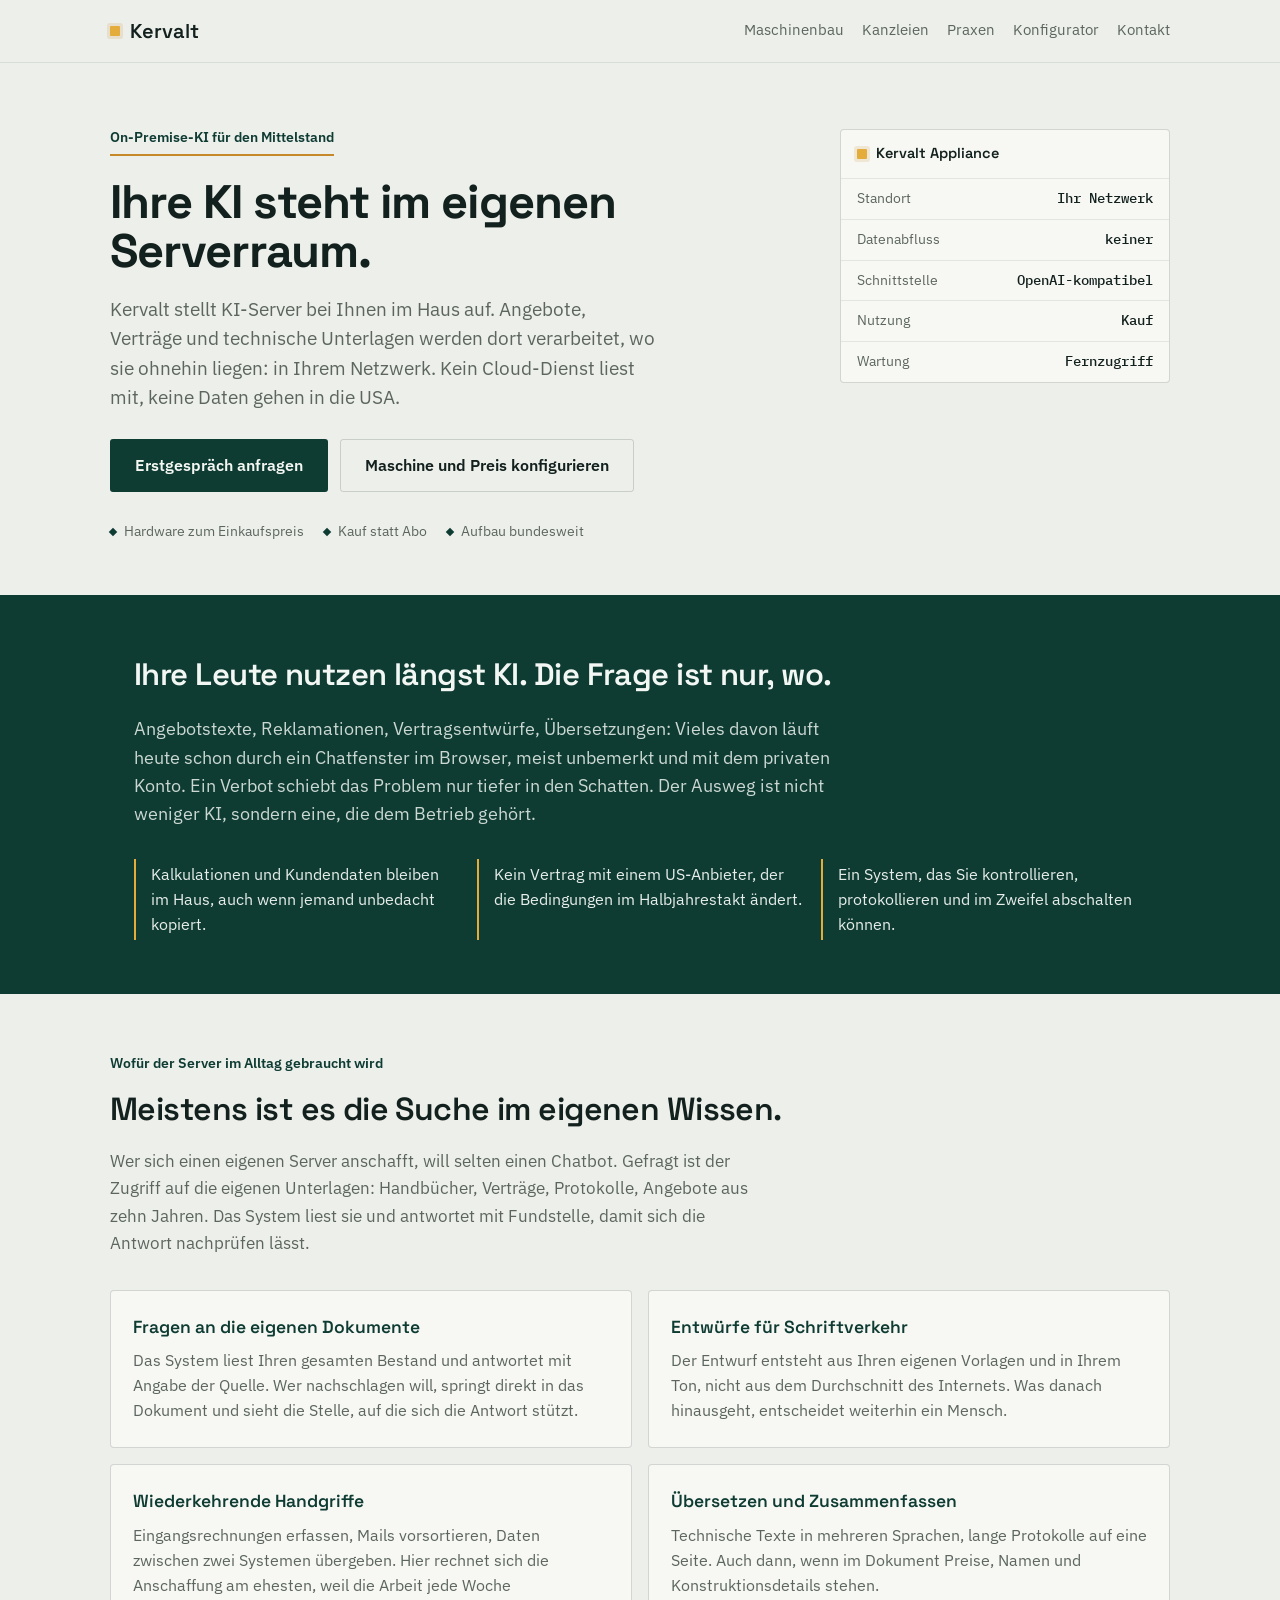
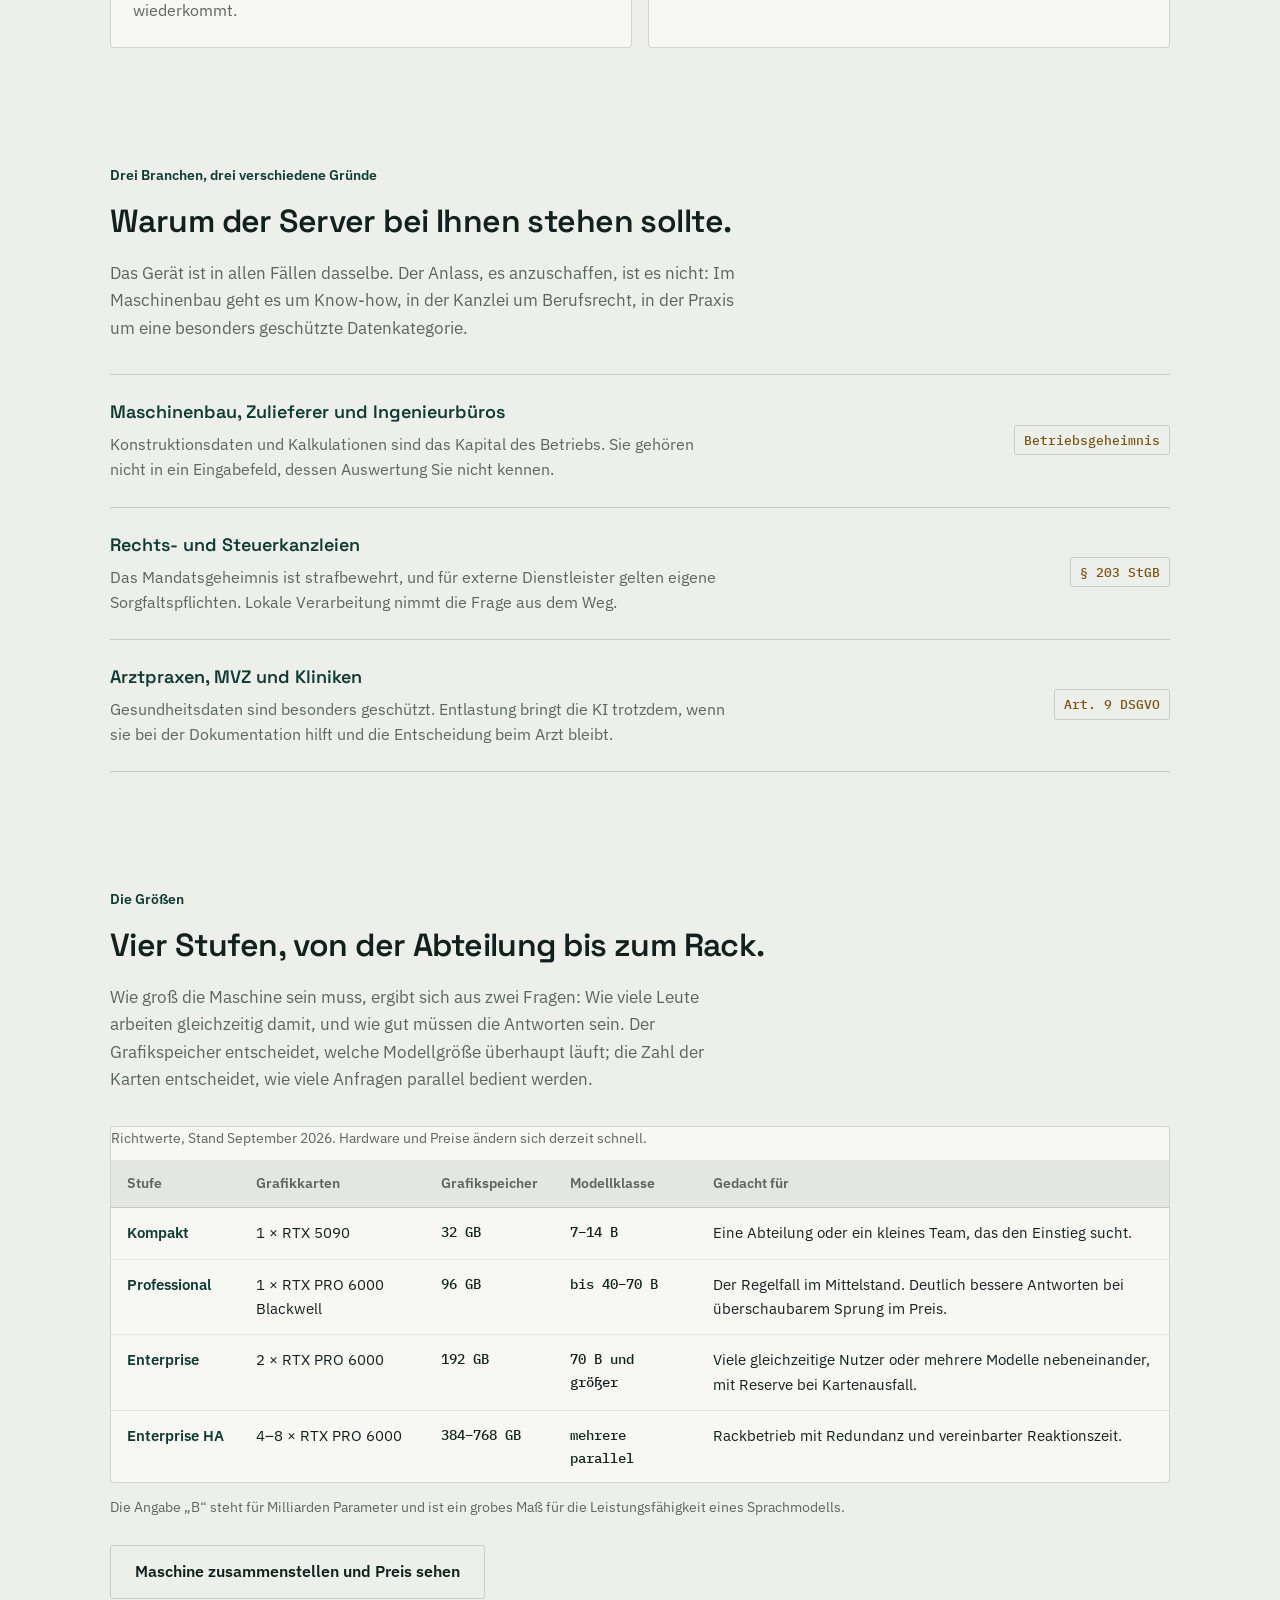
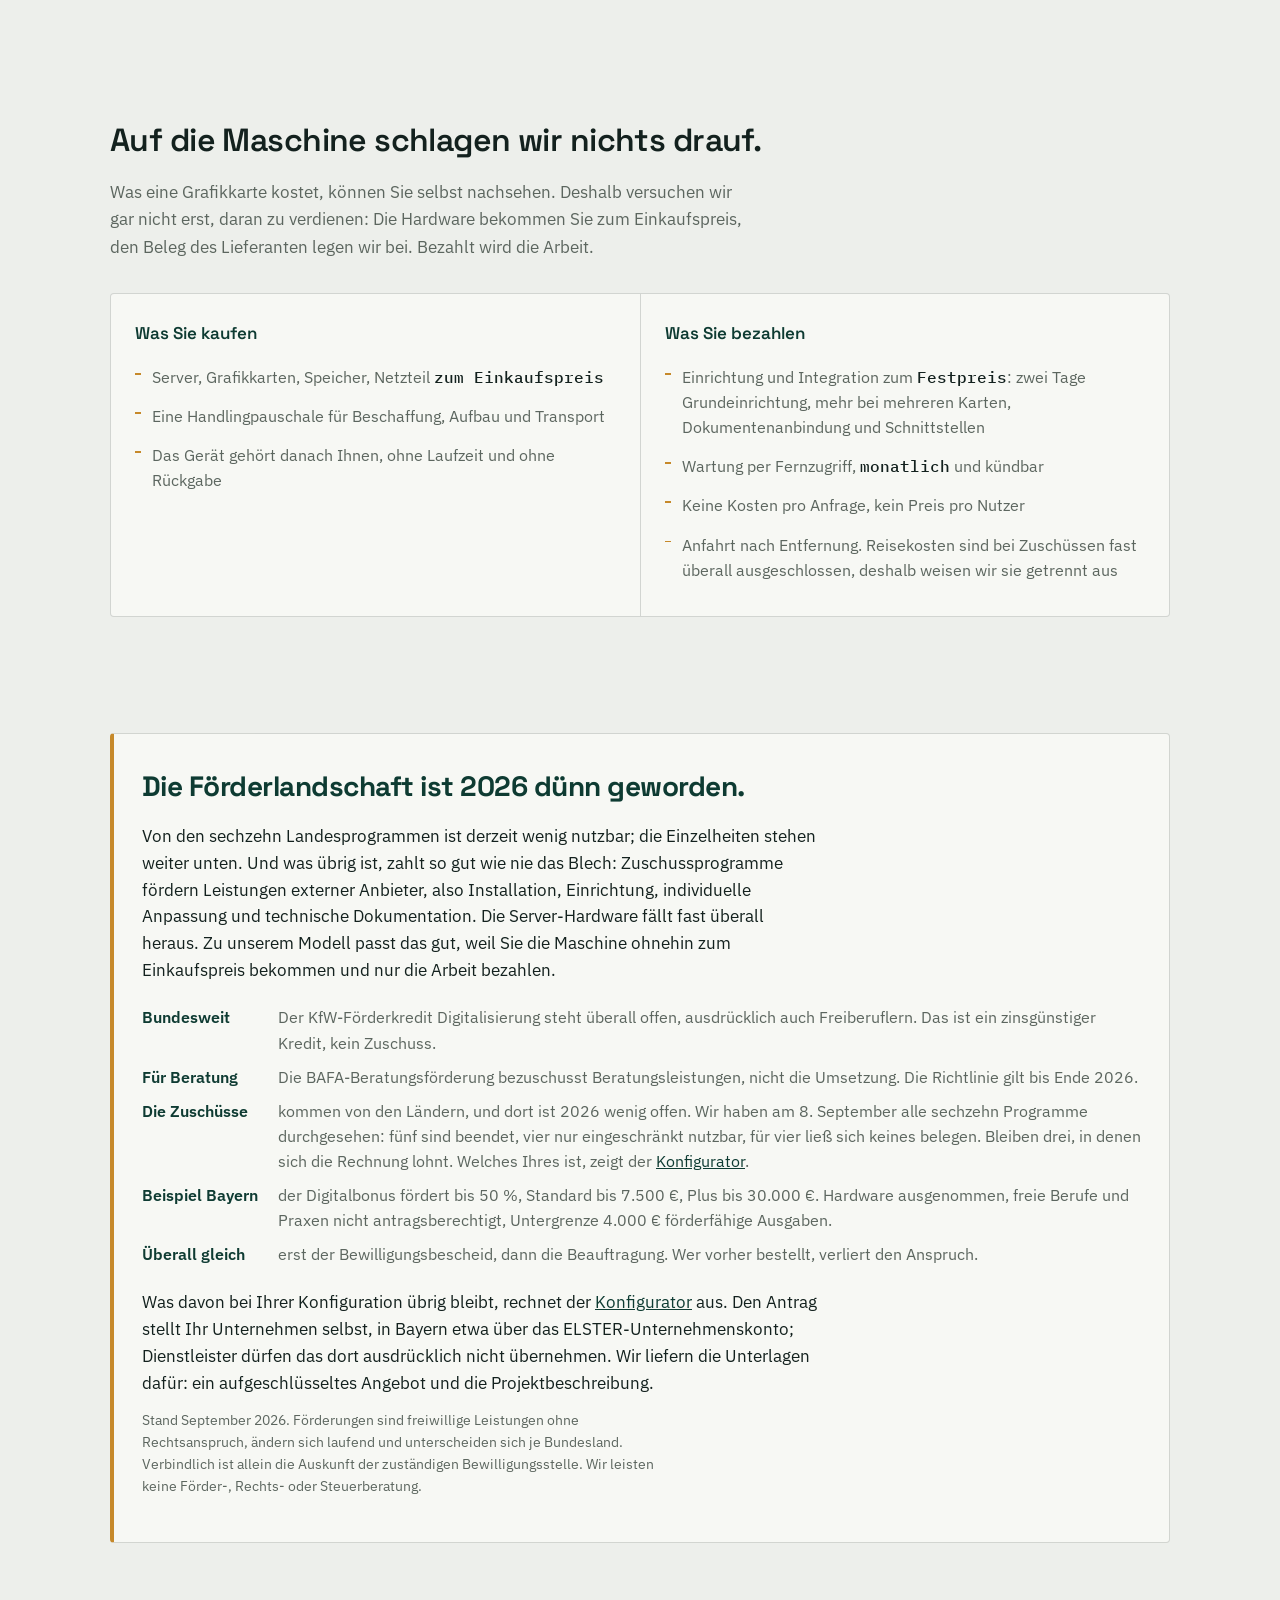
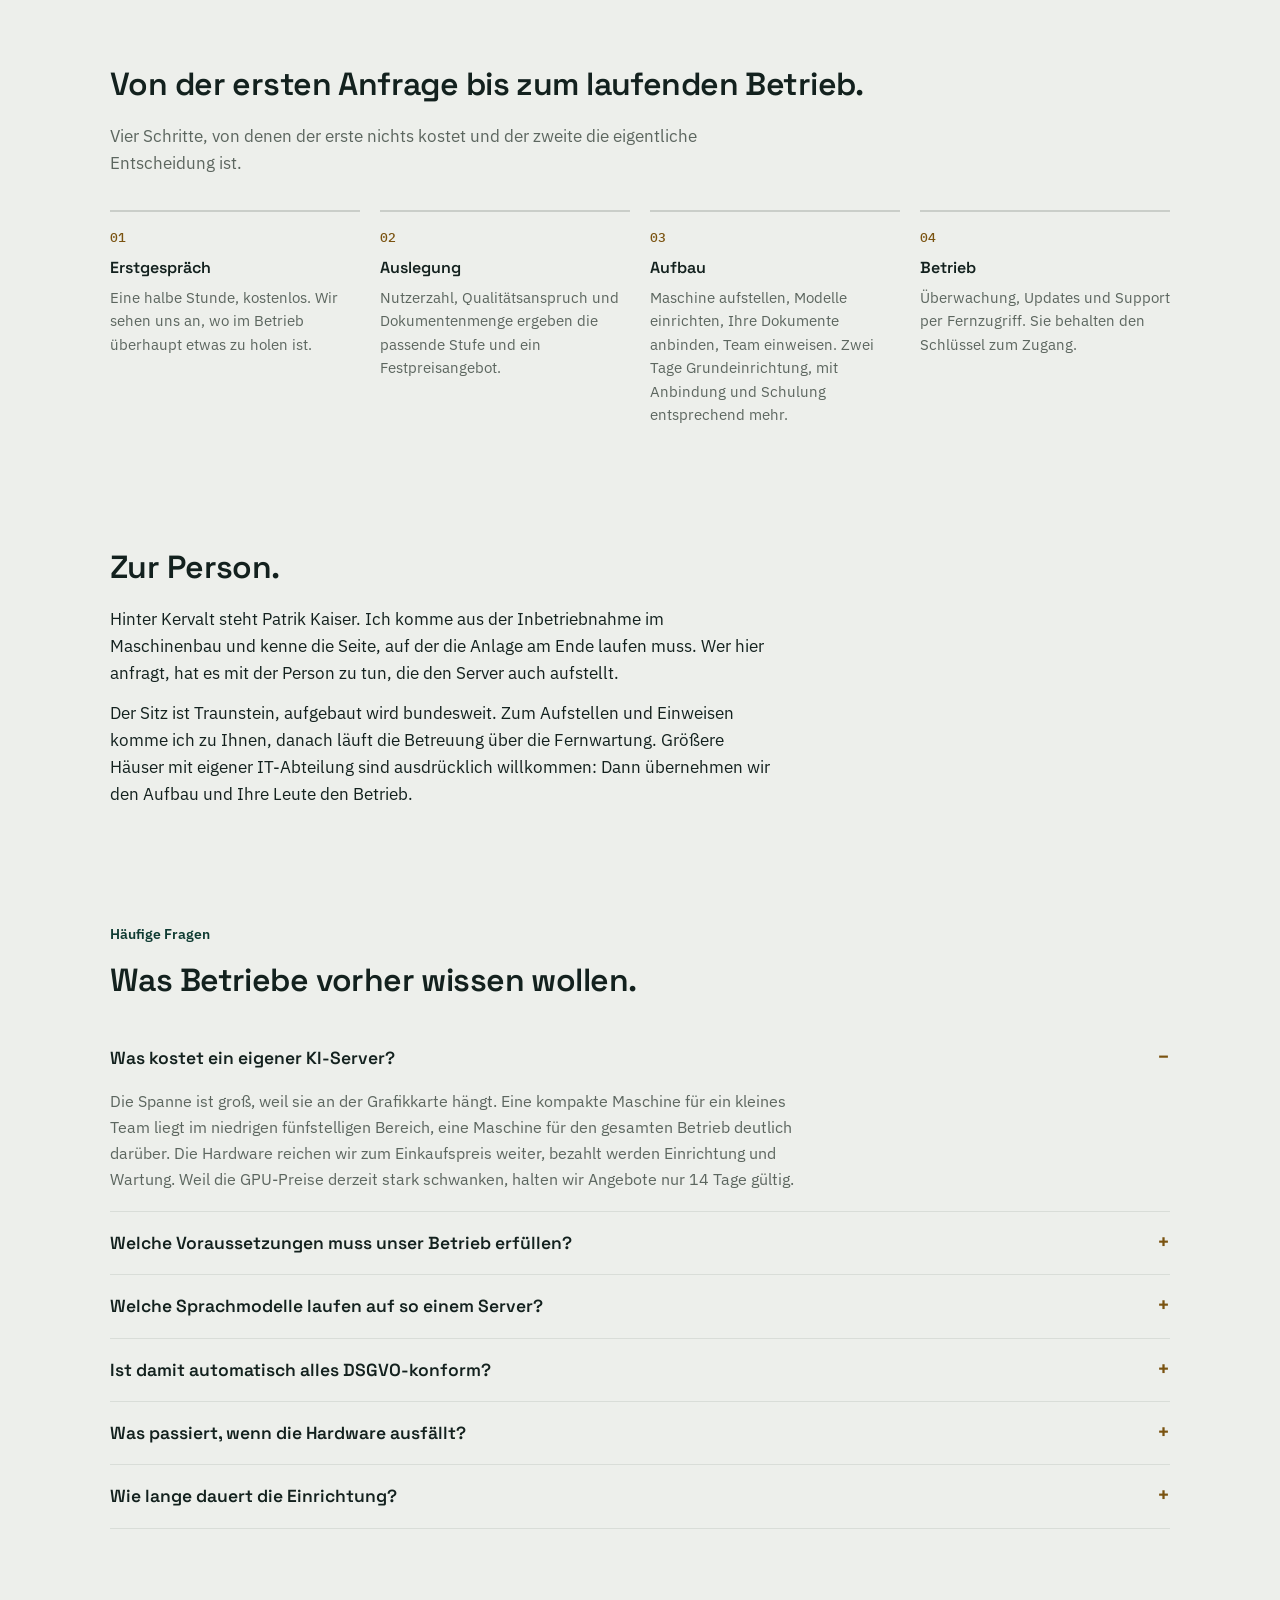
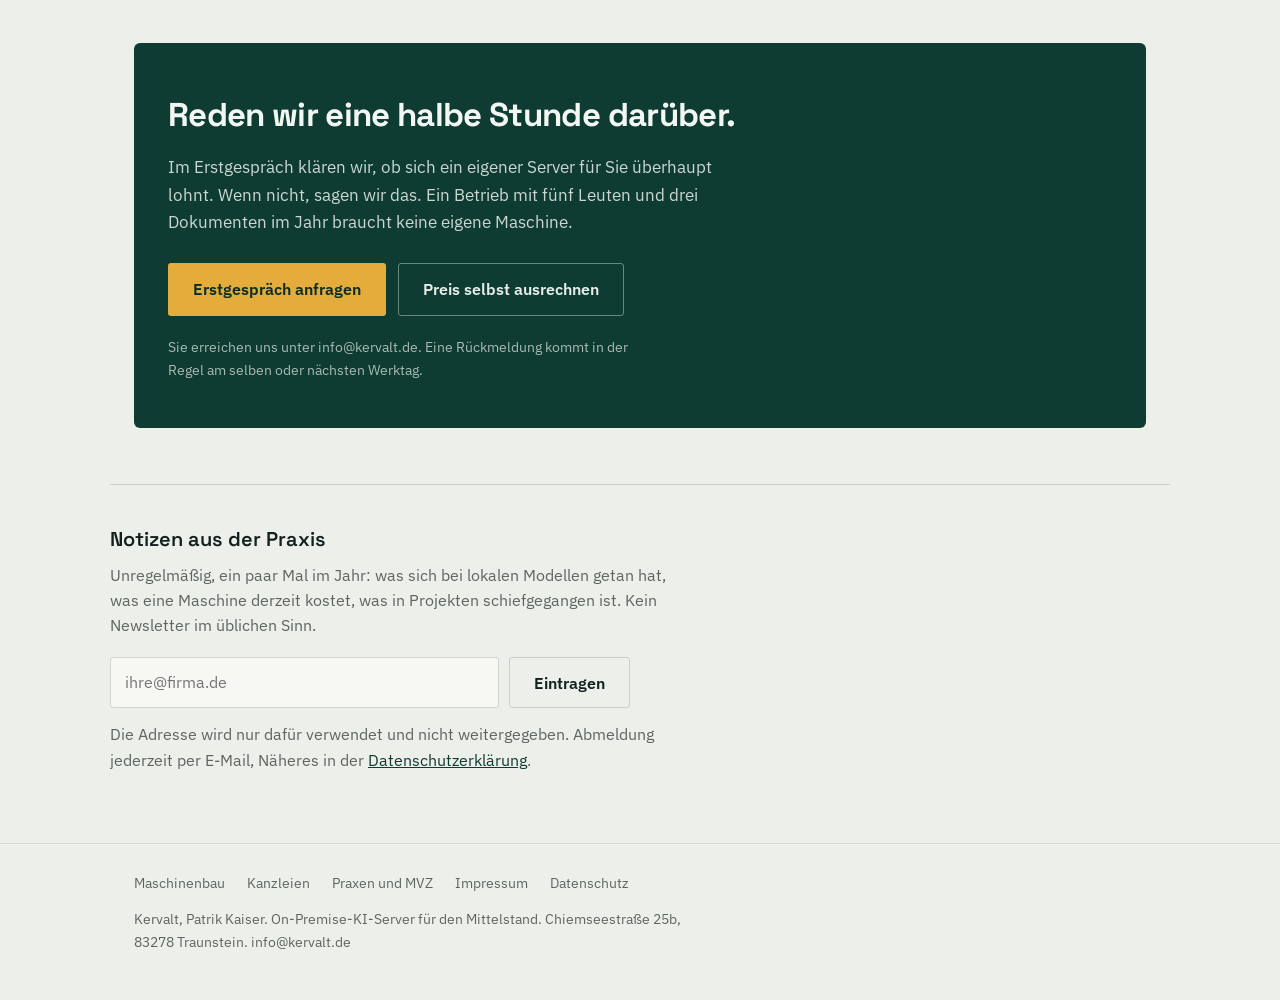
<file: index.html>
<!doctype html>
<html lang="de">
<head>
<meta charset="utf-8">
<meta name="viewport" content="width=device-width,initial-scale=1">
<title>KI-Server für den Mittelstand, aufgestellt im eigenen Haus | Kervalt</title>
<meta name="description" content="Kervalt baut On-Premise-KI-Server für mittelständische Betriebe, bundesweit: lokale Sprachmodelle auf Ihrer eigenen Hardware, DSGVO-konform, ohne Cloud. Einrichtung, Betrieb und Wartung aus einer Hand.">
<meta name="robots" content="index, follow, max-image-preview:large, max-snippet:-1">
<meta name="theme-color" content="#0E3B32">
<link rel="canonical" href="https://kervalt.de/">
<link rel="icon" href="/assets/favicon.svg" type="image/svg+xml">
<link rel="stylesheet" href="/assets/style.css">

<meta property="og:type" content="website">
<meta property="og:site_name" content="Kervalt">
<meta property="og:locale" content="de_DE">
<meta property="og:title" content="KI-Server für den Mittelstand, aufgestellt im eigenen Haus">
<meta property="og:description" content="Lokale Sprachmodelle auf Ihrer eigenen Hardware. Keine Cloud, kein Drittlandtransfer. Einrichtung, Betrieb und Wartung aus einer Hand.">
<meta property="og:url" content="https://kervalt.de/">
<meta property="og:image" content="https://kervalt.de/assets/og-start.png">
<meta property="og:image:width" content="1200">
<meta property="og:image:height" content="630">
<meta name="twitter:card" content="summary_large_image">

<script type="application/ld+json">
{
  "@context": "https://schema.org",
  "@graph": [
    {
      "@type": "ProfessionalService",
      "@id": "https://kervalt.de/#org",
      "name": "Kervalt",
      "description": "On-Premise-KI-Server für den Mittelstand: lokal betriebene Sprachmodelle auf eigener Hardware, ohne Cloud. Beratung, Aufbau, Betrieb und Wartung aus einer Hand.",
      "url": "https://kervalt.de/",
      "email": "info@kervalt.de",
      "founder": {"@type": "Person", "name": "Patrik Kaiser"},
      "knowsAbout": ["On-Premise KI", "lokale Sprachmodelle", "DSGVO", "Datenschutz", "Retrieval Augmented Generation", "KI-Server", "vLLM"],
      "areaServed": [
        {"@type": "Country", "name": "Deutschland"}
      ],
      "address": {
        "@type": "PostalAddress",
        "streetAddress": "Chiemseestraße 25b",
        "addressLocality": "Traunstein",
        "addressRegion": "Bayern",
        "postalCode": "83278",
        "addressCountry": "DE"
      }
    },
    {
      "@type": "WebSite",
      "@id": "https://kervalt.de/#website",
      "url": "https://kervalt.de/",
      "name": "Kervalt",
      "publisher": {"@id": "https://kervalt.de/#org"},
      "inLanguage": "de-DE"
    },
    {
      "@type": "Service",
      "@id": "https://kervalt.de/#service",
      "name": "On-Premise-KI-Server",
      "serviceType": "Lokal betriebene KI-Infrastruktur",
      "provider": {"@id": "https://kervalt.de/#org"},
      "areaServed": {"@type": "Country", "name": "Deutschland"},
      "audience": {"@type": "BusinessAudience", "audienceType": "Mittelständische Unternehmen"},
      "description": "Aufbau und Betrieb von KI-Servern, die im Netzwerk des Kunden stehen. Sprachmodelle und Dokumentensuche laufen lokal, ohne Cloud-Anbindung."
    }
  ]
}
</script>
<script type="application/ld+json">
{
  "@context": "https://schema.org",
  "@type": "FAQPage",
  "mainEntity": [
    {"@type":"Question","name":"Was kostet ein eigener KI-Server?","acceptedAnswer":{"@type":"Answer","text":"Die Spanne ist groß, weil sie an der Grafikkarte hängt. Eine kompakte Maschine für ein kleines Team liegt im niedrigen fünfstelligen Bereich, eine Maschine für den gesamten Betrieb deutlich darüber. Die Hardware reichen wir zum Einkaufspreis weiter, bezahlt werden Einrichtung und Wartung. Weil die GPU-Preise derzeit stark schwanken, halten wir Angebote nur 14 Tage gültig."}},
    {"@type":"Question","name":"Welche Voraussetzungen muss unser Betrieb erfüllen?","acceptedAnswer":{"@type":"Answer","text":"Ein abschließbarer Raum mit Netzwerkanschluss, eine ausreichend abgesicherte Steckdose und etwas Kühlung. Ein Serverschrank ist praktisch, aber nicht zwingend. Für die Fernwartung brauchen wir einen abgestimmten Zugang, den Sie jederzeit sperren können."}},
    {"@type":"Question","name":"Welche Sprachmodelle laufen auf so einem Server?","acceptedAnswer":{"@type":"Answer","text":"Offene Modelle, die Sie selbst herunterladen und behalten dürfen, zum Beispiel aus den Familien Llama, Qwen oder Mistral. Ausgeliefert werden sie über vLLM mit einer OpenAI-kompatiblen Schnittstelle, sodass viele vorhandene Werkzeuge ohne Umbau funktionieren. Welches Modell passt, hängt vom verfügbaren Grafikspeicher ab."}},
    {"@type":"Question","name":"Ist damit automatisch alles DSGVO-konform?","acceptedAnswer":{"@type":"Answer","text":"Nein, und das sollte Ihnen niemand versprechen. Ein Server im eigenen Haus löst den größten Brocken: Es gibt keine Übermittlung in ein Drittland und keinen externen Auftragsverarbeiter für die Verarbeitung selbst. Verzeichnis der Verarbeitungstätigkeiten, Zugriffsrechte, Löschkonzept und die Einbindung Ihres Betriebsrats bleiben Ihre Aufgabe. Wir liefern die technische Dokumentation dafür zu."}},
    {"@type":"Question","name":"Was passiert, wenn die Hardware ausfällt?","acceptedAnswer":{"@type":"Answer","text":"Bei den kleineren Stufen gilt die Herstellergarantie, und der Betrieb steht so lange still wie eine defekte Grafikkarte braucht. Wer das nicht hinnehmen kann, nimmt eine Stufe mit zwei Karten oder eine Rack-Lösung mit Ersatzteilvorhaltung. Was Ihr Ausfall kostet, klären wir vorher, sonst kauft man Redundanz auf Verdacht."}},
    {"@type":"Question","name":"Wie lange dauert die Einrichtung?","acceptedAnswer":{"@type":"Answer","text":"Zwei Tage sind die Grundeinrichtung. Jede weitere Karte, die Dokumentenanbindung, eine Schnittstelle zum ERP und die Schulung kommen dazu, sodass es bei einer großen Maschine bis zu zehn Arbeitstage werden. Der Konfigurator schlüsselt das für Ihre Zusammenstellung Position für Position auf. Davor liegt die Lieferzeit der Hardware, die derzeit der unsicherste Teil im Zeitplan ist."}}
  ]
}
</script>
</head>
<body>
<a class="skip" href="#inhalt">Zum Inhalt springen</a>

<header class="hd">
  <div class="wrap hd-in">
    <a class="wordmark" href="/"><span class="led" aria-hidden="true"></span>Kervalt</a>
    <nav class="nav" aria-label="Hauptnavigation">
      <a href="/ki-maschinenbau/">Maschinenbau</a>
      <a href="/ki-kanzlei/">Kanzleien</a>
      <a href="/ki-praxis/">Praxen</a>
      <a href="/konfigurator/">Konfigurator</a>
      <a href="mailto:info@kervalt.de">Kontakt</a>
    </nav>
  </div>
</header>

<main id="inhalt">

  <section class="hero wrap">
    <div>
      <span class="kicker">On-Premise-KI für den Mittelstand</span>
      <h1>Ihre KI steht im eigenen Serverraum.</h1>
      <p class="lead">Kervalt stellt KI-Server bei Ihnen im Haus auf. Angebote, Verträge und technische Unterlagen werden dort verarbeitet, wo sie ohnehin liegen: in Ihrem Netzwerk. Kein Cloud-Dienst liest mit, keine Daten gehen in die USA.</p>
      <div class="cta-row">
        <a class="btn btn-primary" href="mailto:info@kervalt.de?subject=Erstgespr%C3%A4ch%20KI-Server&amp;body=Guten%20Tag%2C%0A%0Awir%20interessieren%20uns%20f%C3%BCr%20einen%20KI-Server%20im%20eigenen%20Haus.%0A%0ABetrieb%3A%20%0ABranche%3A%20%0AAnzahl%20Mitarbeitende%2C%20die%20damit%20arbeiten%20w%C3%BCrden%3A%20%0A%0AViele%20Gr%C3%BC%C3%9Fe%0A">Erstgespräch anfragen</a>
        <a class="btn btn-ghost" href="/konfigurator/">Maschine und Preis konfigurieren</a>
      </div>
      <div class="trust">
        <span><i class="tick" aria-hidden="true"></i> Hardware zum Einkaufspreis</span>
        <span><i class="tick" aria-hidden="true"></i> Kauf statt Abo</span>
        <span><i class="tick" aria-hidden="true"></i> Aufbau bundesweit</span>
      </div>
    </div>
    <aside class="plate" aria-label="Eckdaten">
      <div class="plate-hd"><span class="led" aria-hidden="true"></span>Kervalt Appliance</div>
      <dl>
        <div class="row"><dt>Standort</dt><dd>Ihr Netzwerk</dd></div>
        <div class="row"><dt>Datenabfluss</dt><dd>keiner</dd></div>
        <div class="row"><dt>Schnittstelle</dt><dd>OpenAI-kompatibel</dd></div>
        <div class="row"><dt>Nutzung</dt><dd>Kauf</dd></div>
        <div class="row"><dt>Wartung</dt><dd>Fernzugriff</dd></div>
      </dl>
    </aside>
  </section>

  <section class="band">
    <div class="wrap">
      <h2>Ihre Leute nutzen längst KI. Die Frage ist nur, wo.</h2>
      <p>Angebotstexte, Reklamationen, Vertragsentwürfe, Übersetzungen: Vieles davon läuft heute schon durch ein Chatfenster im Browser, meist unbemerkt und mit dem privaten Konto. Ein Verbot schiebt das Problem nur tiefer in den Schatten. Der Ausweg ist nicht weniger KI, sondern eine, die dem Betrieb gehört.</p>
      <ul class="band-list">
        <li>Kalkulationen und Kundendaten bleiben im Haus, auch wenn jemand unbedacht kopiert.</li>
        <li>Kein Vertrag mit einem US-Anbieter, der die Bedingungen im Halbjahrestakt ändert.</li>
        <li>Ein System, das Sie kontrollieren, protokollieren und im Zweifel abschalten können.</li>
      </ul>
    </div>
  </section>

  <section class="sec wrap">
    <span class="eyebrow">Wofür der Server im Alltag gebraucht wird</span>
    <h2>Meistens ist es die Suche im eigenen Wissen.</h2>
    <p class="sub">Wer sich einen eigenen Server anschafft, will selten einen Chatbot. Gefragt ist der Zugriff auf die eigenen Unterlagen: Handbücher, Verträge, Protokolle, Angebote aus zehn Jahren. Das System liest sie und antwortet mit Fundstelle, damit sich die Antwort nachprüfen lässt.</p>
    <div class="cards">
      <article class="card">
        <h3>Fragen an die eigenen Dokumente</h3>
        <p>Das System liest Ihren gesamten Bestand und antwortet mit Angabe der Quelle. Wer nachschlagen will, springt direkt in das Dokument und sieht die Stelle, auf die sich die Antwort stützt.</p>
      </article>
      <article class="card">
        <h3>Entwürfe für Schriftverkehr</h3>
        <p>Der Entwurf entsteht aus Ihren eigenen Vorlagen und in Ihrem Ton, nicht aus dem Durchschnitt des Internets. Was danach hinausgeht, entscheidet weiterhin ein Mensch.</p>
      </article>
      <article class="card">
        <h3>Wiederkehrende Handgriffe</h3>
        <p>Eingangsrechnungen erfassen, Mails vorsortieren, Daten zwischen zwei Systemen übergeben. Hier rechnet sich die Anschaffung am ehesten, weil die Arbeit jede Woche wiederkommt.</p>
      </article>
      <article class="card">
        <h3>Übersetzen und Zusammenfassen</h3>
        <p>Technische Texte in mehreren Sprachen, lange Protokolle auf eine Seite. Auch dann, wenn im Dokument Preise, Namen und Konstruktionsdetails stehen.</p>
      </article>
    </div>
  </section>

  <section class="sec wrap">
    <span class="eyebrow">Drei Branchen, drei verschiedene Gründe</span>
    <h2>Warum der Server bei Ihnen stehen sollte.</h2>
    <p class="sub">Das Gerät ist in allen Fällen dasselbe. Der Anlass, es anzuschaffen, ist es nicht: Im Maschinenbau geht es um Know-how, in der Kanzlei um Berufsrecht, in der Praxis um eine besonders geschützte Datenkategorie.</p>
    <div class="rows">
      <a class="rowlink" href="/ki-maschinenbau/">
        <div>
          <h3>Maschinenbau, Zulieferer und Ingenieurbüros</h3>
          <p>Konstruktionsdaten und Kalkulationen sind das Kapital des Betriebs. Sie gehören nicht in ein Eingabefeld, dessen Auswertung Sie nicht kennen.</p>
        </div>
        <span class="tag">Betriebsgeheimnis</span>
      </a>
      <a class="rowlink" href="/ki-kanzlei/">
        <div>
          <h3>Rechts- und Steuerkanzleien</h3>
          <p>Das Mandatsgeheimnis ist strafbewehrt, und für externe Dienstleister gelten eigene Sorgfaltspflichten. Lokale Verarbeitung nimmt die Frage aus dem Weg.</p>
        </div>
        <span class="tag">§ 203 StGB</span>
      </a>
      <a class="rowlink" href="/ki-praxis/">
        <div>
          <h3>Arztpraxen, MVZ und Kliniken</h3>
          <p>Gesundheitsdaten sind besonders geschützt. Entlastung bringt die KI trotzdem, wenn sie bei der Dokumentation hilft und die Entscheidung beim Arzt bleibt.</p>
        </div>
        <span class="tag">Art. 9 DSGVO</span>
      </a>
    </div>
  </section>

  <section class="sec wrap" id="appliances">
    <span class="eyebrow">Die Größen</span>
    <h2>Vier Stufen, von der Abteilung bis zum Rack.</h2>
    <p class="sub">Wie groß die Maschine sein muss, ergibt sich aus zwei Fragen: Wie viele Leute arbeiten gleichzeitig damit, und wie gut müssen die Antworten sein. Der Grafikspeicher entscheidet, welche Modellgröße überhaupt läuft; die Zahl der Karten entscheidet, wie viele Anfragen parallel bedient werden.</p>
    <div class="tbl-scroll">
      <table>
        <caption>Richtwerte, Stand September 2026. Hardware und Preise ändern sich derzeit schnell.</caption>
        <thead>
          <tr><th scope="col">Stufe</th><th scope="col">Grafikkarten</th><th scope="col">Grafikspeicher</th><th scope="col">Modellklasse</th><th scope="col">Gedacht für</th></tr>
        </thead>
        <tbody>
          <tr>
            <th scope="row">Kompakt</th>
            <td>1 × RTX 5090</td><td class="num">32 GB</td><td class="num">7–14 B</td>
            <td>Eine Abteilung oder ein kleines Team, das den Einstieg sucht.</td>
          </tr>
          <tr>
            <th scope="row">Professional</th>
            <td>1 × RTX PRO 6000 Blackwell</td><td class="num">96 GB</td><td class="num">bis 40–70 B</td>
            <td>Der Regelfall im Mittelstand. Deutlich bessere Antworten bei überschaubarem Sprung im Preis.</td>
          </tr>
          <tr>
            <th scope="row">Enterprise</th>
            <td>2 × RTX PRO 6000</td><td class="num">192 GB</td><td class="num">70 B und größer</td>
            <td>Viele gleichzeitige Nutzer oder mehrere Modelle nebeneinander, mit Reserve bei Kartenausfall.</td>
          </tr>
          <tr>
            <th scope="row">Enterprise HA</th>
            <td>4–8 × RTX PRO 6000</td><td class="num">384–768 GB</td><td class="num">mehrere parallel</td>
            <td>Rackbetrieb mit Redundanz und vereinbarter Reaktionszeit.</td>
          </tr>
        </tbody>
      </table>
    </div>
    <p class="hint" style="margin-top:14px">Die Angabe „B“ steht für Milliarden Parameter und ist ein grobes Maß für die Leistungsfähigkeit eines Sprachmodells.</p>
    <div class="cta-row">
      <a class="btn btn-ghost" href="/konfigurator/">Maschine zusammenstellen und Preis sehen</a>
    </div>
  </section>

  <section class="sec wrap">
    <h2>Auf die Maschine schlagen wir nichts drauf.</h2>
    <p class="sub">Was eine Grafikkarte kostet, können Sie selbst nachsehen. Deshalb versuchen wir gar nicht erst, daran zu verdienen: Die Hardware bekommen Sie zum Einkaufspreis, den Beleg des Lieferanten legen wir bei. Bezahlt wird die Arbeit.</p>
    <div class="split">
      <div>
        <h3>Was Sie kaufen</h3>
        <ul>
          <li>Server, Grafikkarten, Speicher, Netzteil <span class="amount">zum Einkaufspreis</span></li>
          <li>Eine Handlingpauschale für Beschaffung, Aufbau und Transport</li>
          <li>Das Gerät gehört danach Ihnen, ohne Laufzeit und ohne Rückgabe</li>
        </ul>
      </div>
      <div>
        <h3>Was Sie bezahlen</h3>
        <ul>
          <li>Einrichtung und Integration zum <span class="amount">Festpreis</span>: zwei Tage Grundeinrichtung, mehr bei mehreren Karten, Dokumentenanbindung und Schnittstellen</li>
          <li>Wartung per Fernzugriff, <span class="amount">monatlich</span> und kündbar</li>
          <li>Keine Kosten pro Anfrage, kein Preis pro Nutzer</li>
          <li>Anfahrt nach Entfernung. Reisekosten sind bei Zuschüssen fast überall ausgeschlossen, deshalb weisen wir sie getrennt aus</li>
        </ul>
      </div>
    </div>
  </section>

  <section class="sec wrap">
    <div class="panel">
      <h2>Die Förderlandschaft ist 2026 dünn geworden.</h2>
      <p>Von den sechzehn Landesprogrammen ist derzeit wenig nutzbar; die Einzelheiten stehen weiter unten. Und was übrig ist, zahlt so gut wie nie das Blech: Zuschussprogramme fördern Leistungen externer Anbieter, also Installation, Einrichtung, individuelle Anpassung und technische Dokumentation. Die Server-Hardware fällt fast überall heraus. Zu unserem Modell passt das gut, weil Sie die Maschine ohnehin zum Einkaufspreis bekommen und nur die Arbeit bezahlen.</p>
      <dl>
        <dt>Bundesweit</dt><dd>Der KfW-Förderkredit Digitalisierung steht überall offen, ausdrücklich auch Freiberuflern. Das ist ein zinsgünstiger Kredit, kein Zuschuss.</dd>
        <dt>Für Beratung</dt><dd>Die BAFA-Beratungsförderung bezuschusst Beratungsleistungen, nicht die Umsetzung. Die Richtlinie gilt bis Ende 2026.</dd>
        <dt>Die Zuschüsse</dt><dd>kommen von den Ländern, und dort ist 2026 wenig offen. Wir haben am 8. September alle sechzehn Programme durchgesehen: fünf sind beendet, vier nur eingeschränkt nutzbar, für vier ließ sich keines belegen. Bleiben drei, in denen sich die Rechnung lohnt. Welches Ihres ist, zeigt der <a href="/konfigurator/">Konfigurator</a>.</dd>
        <dt>Beispiel Bayern</dt><dd>der Digitalbonus fördert bis 50 %, Standard bis 7.500 €, Plus bis 30.000 €. Hardware ausgenommen, freie Berufe und Praxen nicht antragsberechtigt, Untergrenze 4.000 € förderfähige Ausgaben.</dd>
        <dt>Überall gleich</dt><dd>erst der Bewilligungsbescheid, dann die Beauftragung. Wer vorher bestellt, verliert den Anspruch.</dd>
      </dl>
      <p>Was davon bei Ihrer Konfiguration übrig bleibt, rechnet der <a href="/konfigurator/">Konfigurator</a> aus. Den Antrag stellt Ihr Unternehmen selbst, in Bayern etwa über das ELSTER-Unternehmenskonto; Dienstleister dürfen das dort ausdrücklich nicht übernehmen. Wir liefern die Unterlagen dafür: ein aufgeschlüsseltes Angebot und die Projektbeschreibung.</p>
      <p class="hint">Stand September 2026. Förderungen sind freiwillige Leistungen ohne Rechtsanspruch, ändern sich laufend und unterscheiden sich je Bundesland. Verbindlich ist allein die Auskunft der zuständigen Bewilligungsstelle. Wir leisten keine Förder-, Rechts- oder Steuerberatung.</p>
    </div>
  </section>

  <section class="sec wrap">
    <h2>Von der ersten Anfrage bis zum laufenden Betrieb.</h2>
    <p class="sub">Vier Schritte, von denen der erste nichts kostet und der zweite die eigentliche Entscheidung ist.</p>
    <div class="steps">
      <div class="step"><div class="n">01</div><h3>Erstgespräch</h3><p>Eine halbe Stunde, kostenlos. Wir sehen uns an, wo im Betrieb überhaupt etwas zu holen ist.</p></div>
      <div class="step"><div class="n">02</div><h3>Auslegung</h3><p>Nutzerzahl, Qualitätsanspruch und Dokumentenmenge ergeben die passende Stufe und ein Festpreisangebot.</p></div>
      <div class="step"><div class="n">03</div><h3>Aufbau</h3><p>Maschine aufstellen, Modelle einrichten, Ihre Dokumente anbinden, Team einweisen. Zwei Tage Grundeinrichtung, mit Anbindung und Schulung entsprechend mehr.</p></div>
      <div class="step"><div class="n">04</div><h3>Betrieb</h3><p>Überwachung, Updates und Support per Fernzugriff. Sie behalten den Schlüssel zum Zugang.</p></div>
    </div>
  </section>

  <section class="sec wrap prose">
    <h2>Zur Person.</h2>
    <p>Hinter Kervalt steht Patrik Kaiser. Ich komme aus der Inbetriebnahme im Maschinenbau und kenne die Seite, auf der die Anlage am Ende laufen muss. Wer hier anfragt, hat es mit der Person zu tun, die den Server auch aufstellt.</p>
    <p>Der Sitz ist Traunstein, aufgebaut wird bundesweit. Zum Aufstellen und Einweisen komme ich zu Ihnen, danach läuft die Betreuung über die Fernwartung. Größere Häuser mit eigener IT-Abteilung sind ausdrücklich willkommen: Dann übernehmen wir den Aufbau und Ihre Leute den Betrieb.</p>
  </section>

  <section class="sec wrap faq">
    <span class="eyebrow">Häufige Fragen</span>
    <h2>Was Betriebe vorher wissen wollen.</h2>
    <div style="margin-top:20px">
      <details open>
        <summary>Was kostet ein eigener KI-Server?</summary>
        <p>Die Spanne ist groß, weil sie an der Grafikkarte hängt. Eine kompakte Maschine für ein kleines Team liegt im niedrigen fünfstelligen Bereich, eine Maschine für den gesamten Betrieb deutlich darüber. Die Hardware reichen wir zum Einkaufspreis weiter, bezahlt werden Einrichtung und Wartung. Weil die GPU-Preise derzeit stark schwanken, halten wir Angebote nur 14 Tage gültig.</p>
      </details>
      <details>
        <summary>Welche Voraussetzungen muss unser Betrieb erfüllen?</summary>
        <p>Ein abschließbarer Raum mit Netzwerkanschluss, eine ausreichend abgesicherte Steckdose und etwas Kühlung. Ein Serverschrank ist praktisch, aber nicht zwingend. Für die Fernwartung brauchen wir einen abgestimmten Zugang, den Sie jederzeit sperren können.</p>
      </details>
      <details>
        <summary>Welche Sprachmodelle laufen auf so einem Server?</summary>
        <p>Offene Modelle, die Sie selbst herunterladen und behalten dürfen, zum Beispiel aus den Familien Llama, Qwen oder Mistral. Ausgeliefert werden sie über vLLM mit einer OpenAI-kompatiblen Schnittstelle, sodass viele vorhandene Werkzeuge ohne Umbau funktionieren. Welches Modell passt, hängt vom verfügbaren Grafikspeicher ab.</p>
      </details>
      <details>
        <summary>Ist damit automatisch alles DSGVO-konform?</summary>
        <p>Nein, und das sollte Ihnen niemand versprechen. Ein Server im eigenen Haus löst den größten Brocken: Es gibt keine Übermittlung in ein Drittland und keinen externen Auftragsverarbeiter für die Verarbeitung selbst. Verzeichnis der Verarbeitungstätigkeiten, Zugriffsrechte, Löschkonzept und die Einbindung Ihres Betriebsrats bleiben Ihre Aufgabe. Wir liefern die technische Dokumentation dafür zu.</p>
      </details>
      <details>
        <summary>Was passiert, wenn die Hardware ausfällt?</summary>
        <p>Bei den kleineren Stufen gilt die Herstellergarantie, und der Betrieb steht so lange still wie eine defekte Grafikkarte braucht. Wer das nicht hinnehmen kann, nimmt eine Stufe mit zwei Karten oder eine Rack-Lösung mit Ersatzteilvorhaltung. Was Ihr Ausfall kostet, klären wir vorher, sonst kauft man Redundanz auf Verdacht.</p>
      </details>
      <details>
        <summary>Wie lange dauert die Einrichtung?</summary>
        <p>Zwei Tage sind die Grundeinrichtung. Jede weitere Karte, die Dokumentenanbindung, eine Schnittstelle zum ERP und die Schulung kommen dazu, sodass es bei einer großen Maschine bis zu zehn Arbeitstage werden. Der Konfigurator schlüsselt das für Ihre Zusammenstellung Position für Position auf. Davor liegt die Lieferzeit der Hardware, die derzeit der unsicherste Teil im Zeitplan ist.</p>
      </details>
    </div>
  </section>

  <section class="wrap">
    <div class="cta">
      <h2>Reden wir eine halbe Stunde darüber.</h2>
      <p>Im Erstgespräch klären wir, ob sich ein eigener Server für Sie überhaupt lohnt. Wenn nicht, sagen wir das. Ein Betrieb mit fünf Leuten und drei Dokumenten im Jahr braucht keine eigene Maschine.</p>
      <div class="cta-row">
        <a class="btn btn-brass" href="mailto:info@kervalt.de?subject=Erstgespr%C3%A4ch%20KI-Server&amp;body=Guten%20Tag%2C%0A%0Awir%20interessieren%20uns%20f%C3%BCr%20einen%20KI-Server%20im%20eigenen%20Haus.%0A%0ABetrieb%3A%20%0ABranche%3A%20%0AAnzahl%20Mitarbeitende%2C%20die%20damit%20arbeiten%20w%C3%BCrden%3A%20%0A%0AViele%20Gr%C3%BC%C3%9Fe%0A">Erstgespräch anfragen</a>
        <a class="btn btn-onpine" href="/konfigurator/">Preis selbst ausrechnen</a>
      </div>
      <p class="note">Sie erreichen uns unter info@kervalt.de. Eine Rückmeldung kommt in der Regel am selben oder nächsten Werktag.</p>
    </div>
  </section>

  <section class="wrap signup" id="verteiler">
    <h2>Notizen aus der Praxis</h2>
    <p>Unregelmäßig, ein paar Mal im Jahr: was sich bei lokalen Modellen getan hat, was eine Maschine derzeit kostet, was in Projekten schiefgegangen ist. Kein Newsletter im üblichen Sinn.</p>
    <form id="signup-form" novalidate>
      <label class="hp" for="signup-hp">Firma (bitte frei lassen)</label>
      <input class="hp" type="text" id="signup-hp" name="firma" tabindex="-1" autocomplete="off">
      <label class="hp" for="signup-email">E-Mail-Adresse</label>
      <input type="email" id="signup-email" name="email" placeholder="ihre@firma.de" required autocomplete="email">
      <button class="btn btn-ghost" type="submit">Eintragen</button>
    </form>
    <p class="status" id="signup-status" role="status"></p>
    <p class="hint" style="margin-top:14px">Die Adresse wird nur dafür verwendet und nicht weitergegeben. Abmeldung jederzeit per E-Mail, Näheres in der <a href="/datenschutz/">Datenschutzerklärung</a>.</p>
  </section>

</main>

<footer class="ft">
  <div class="wrap">
    <nav aria-label="Fußzeile">
      <a href="/ki-maschinenbau/">Maschinenbau</a>
      <a href="/ki-kanzlei/">Kanzleien</a>
      <a href="/ki-praxis/">Praxen und MVZ</a>
      <a href="/impressum/">Impressum</a>
      <a href="/datenschutz/">Datenschutz</a>
    </nav>
    <p>Kervalt, Patrik Kaiser. On-Premise-KI-Server für den Mittelstand. Chiemseestraße 25b, 83278 Traunstein. <a href="mailto:info@kervalt.de">info@kervalt.de</a></p>
  </div>
</footer>

<script>
(function () {
  var legacy = { impressum: "/impressum/", datenschutz: "/datenschutz/", kontakt: "#verteiler" };
  var target = legacy[location.hash.slice(1)];
  if (target && target.charAt(0) === "/") { location.replace(target); }

  var BACKEND_URL = "https://kervalt-production.up.railway.app";
  var form = document.getElementById("signup-form");
  var statusEl = document.getElementById("signup-status");
  if (!form) return;

  form.addEventListener("submit", function (e) {
    e.preventDefault();
    var email = document.getElementById("signup-email").value.trim();
    statusEl.className = "status";
    if (!/^[^\s@]+@[^\s@]+\.[^\s@]+$/.test(email)) {
      statusEl.textContent = "Bitte eine gültige E-Mail-Adresse eingeben.";
      statusEl.classList.add("err");
      return;
    }
    if (document.getElementById("signup-hp").value) {
      statusEl.textContent = "Danke, die Adresse ist eingetragen.";
      statusEl.classList.add("ok");
      form.reset();
      return;
    }
    fetch(BACKEND_URL + "/subscribe", {
      method: "POST",
      headers: { "Content-Type": "application/json" },
      body: JSON.stringify({ email: email.toLowerCase() })
    }).then(function (res) {
      if (res.status === 201) {
        statusEl.textContent = "Danke, die Adresse ist eingetragen.";
        statusEl.classList.add("ok");
        form.reset();
      } else if (res.status === 409) {
        statusEl.textContent = "Diese Adresse steht bereits auf der Liste.";
        statusEl.classList.add("ok");
        form.reset();
      } else {
        throw new Error("unerwarteter Status");
      }
    }).catch(function () {
      statusEl.innerHTML = 'Das hat gerade nicht geklappt. Schreiben Sie uns bitte kurz an <a href="mailto:info@kervalt.de">info@kervalt.de</a>.';
      statusEl.classList.add("err");
    });
  });
})();
</script>

</body>
</html>
</file>
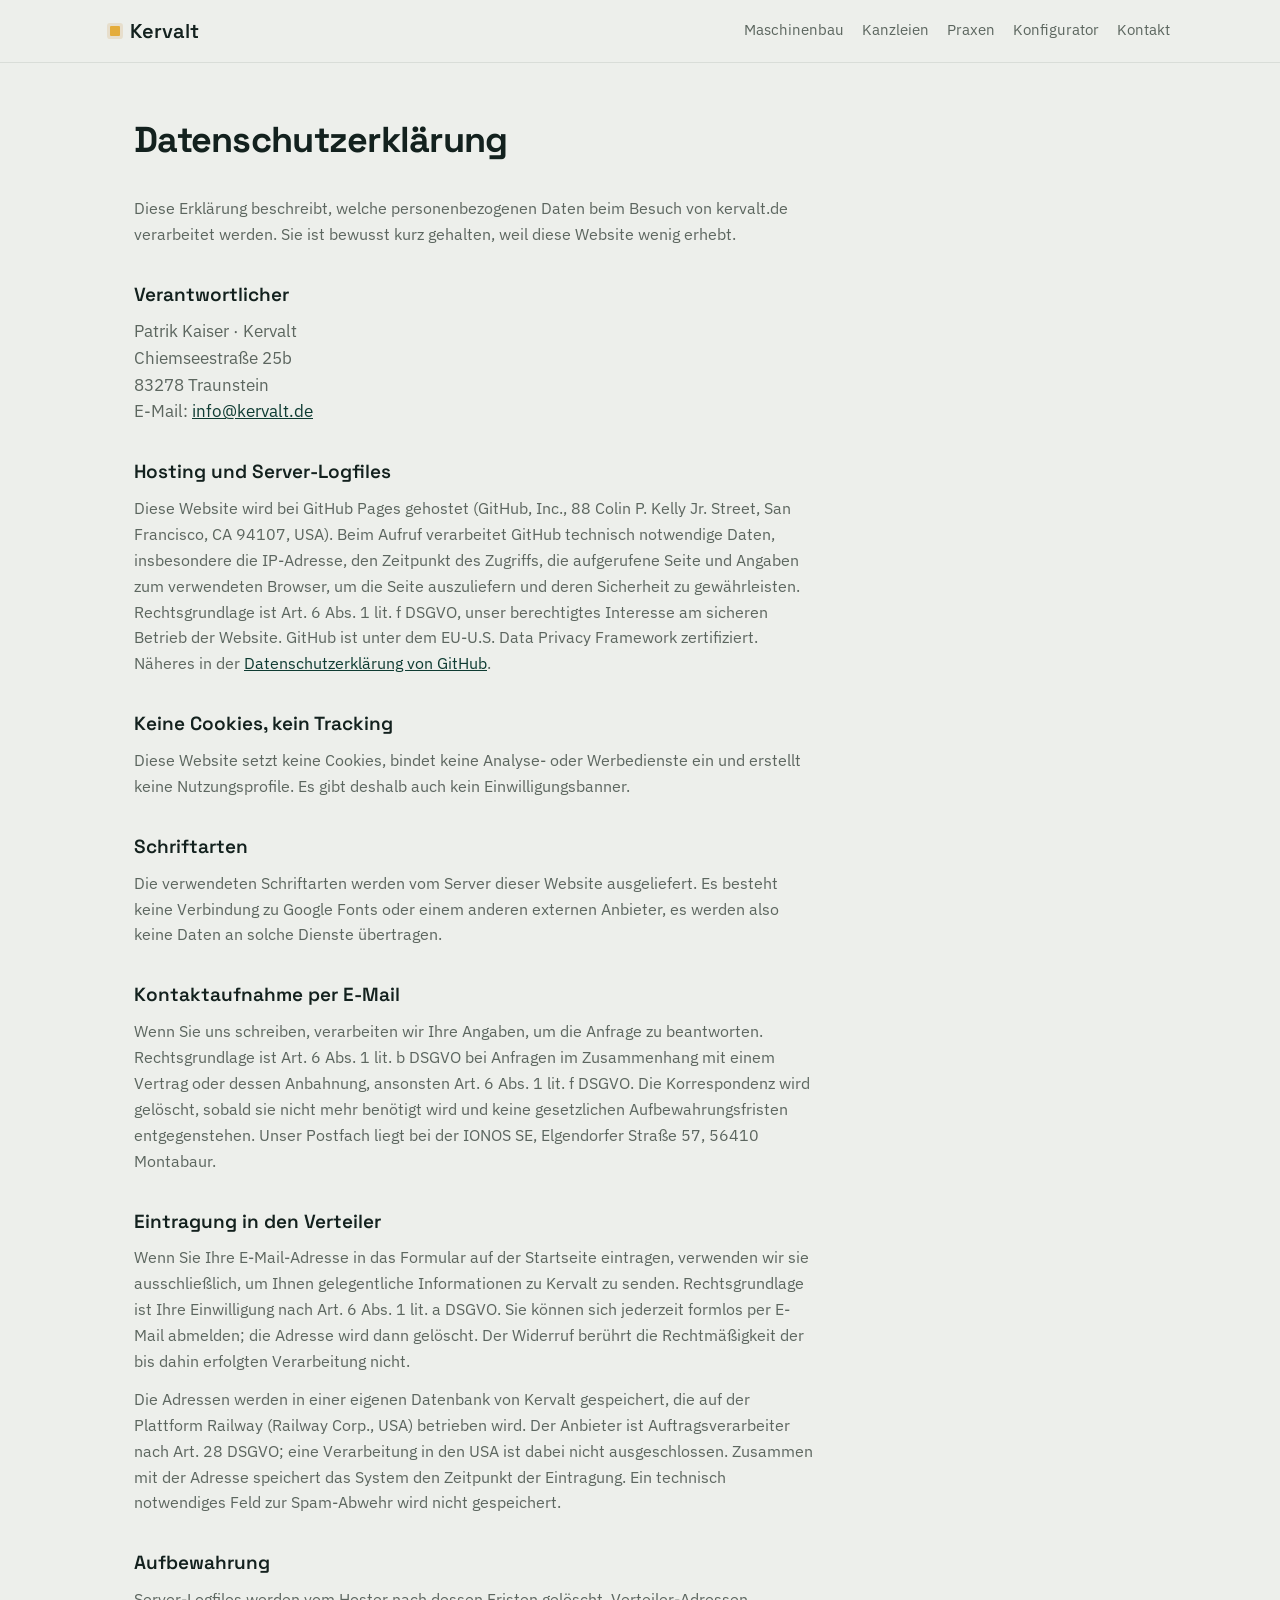
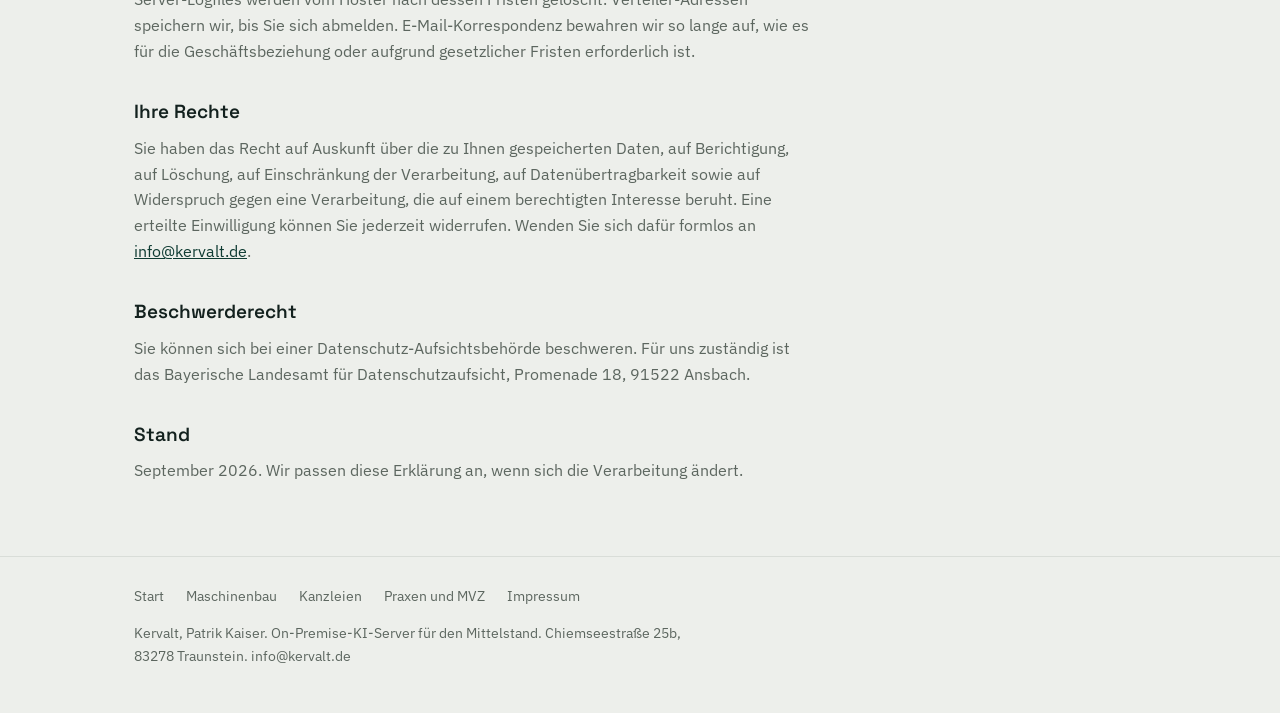
<file: datenschutz/index.html>
<!doctype html>
<html lang="de">
<head>
<meta charset="utf-8">
<meta name="viewport" content="width=device-width,initial-scale=1">
<title>Datenschutzerklärung | Kervalt</title>
<meta name="description" content="Datenschutzerklärung von Kervalt: welche Daten beim Besuch von kervalt.de verarbeitet werden, wer sie verarbeitet und welche Rechte Sie haben.">
<meta name="robots" content="index, follow">
<meta name="theme-color" content="#0E3B32">
<link rel="canonical" href="https://kervalt.de/datenschutz/">
<link rel="icon" href="/assets/favicon.svg" type="image/svg+xml">
<link rel="stylesheet" href="/assets/style.css">
</head>
<body>
<a class="skip" href="#inhalt">Zum Inhalt springen</a>

<header class="hd">
  <div class="wrap hd-in">
    <a class="wordmark" href="/"><span class="led" aria-hidden="true"></span>Kervalt</a>
    <nav class="nav" aria-label="Hauptnavigation">
      <a href="/ki-maschinenbau/">Maschinenbau</a>
      <a href="/ki-kanzlei/">Kanzleien</a>
      <a href="/ki-praxis/">Praxen</a>
      <a href="/konfigurator/">Konfigurator</a>
      <a href="mailto:info@kervalt.de">Kontakt</a>
    </nav>
  </div>
</header>

<main id="inhalt" class="wrap">
  <article class="legal">
    <h1>Datenschutzerklärung</h1>
    <p>Diese Erklärung beschreibt, welche personenbezogenen Daten beim Besuch von kervalt.de verarbeitet werden. Sie ist bewusst kurz gehalten, weil diese Website wenig erhebt.</p>

    <h2>Verantwortlicher</h2>
    <address>
      Patrik Kaiser · Kervalt<br>
      Chiemseestraße 25b<br>
      83278 Traunstein<br>
      E-Mail: <a href="mailto:info@kervalt.de">info@kervalt.de</a>
    </address>

    <h2>Hosting und Server-Logfiles</h2>
    <p>Diese Website wird bei GitHub Pages gehostet (GitHub, Inc., 88 Colin P. Kelly Jr. Street, San Francisco, CA 94107, USA). Beim Aufruf verarbeitet GitHub technisch notwendige Daten, insbesondere die IP-Adresse, den Zeitpunkt des Zugriffs, die aufgerufene Seite und Angaben zum verwendeten Browser, um die Seite auszuliefern und deren Sicherheit zu gewährleisten. Rechtsgrundlage ist Art. 6 Abs. 1 lit. f DSGVO, unser berechtigtes Interesse am sicheren Betrieb der Website. GitHub ist unter dem EU-U.S. Data Privacy Framework zertifiziert. Näheres in der <a href="https://docs.github.com/de/site-policy/privacy-policies/github-general-privacy-statement" rel="noopener">Datenschutzerklärung von GitHub</a>.</p>

    <h2>Keine Cookies, kein Tracking</h2>
    <p>Diese Website setzt keine Cookies, bindet keine Analyse- oder Werbedienste ein und erstellt keine Nutzungsprofile. Es gibt deshalb auch kein Einwilligungsbanner.</p>

    <h2>Schriftarten</h2>
    <p>Die verwendeten Schriftarten werden vom Server dieser Website ausgeliefert. Es besteht keine Verbindung zu Google Fonts oder einem anderen externen Anbieter, es werden also keine Daten an solche Dienste übertragen.</p>

    <h2>Kontaktaufnahme per E-Mail</h2>
    <p>Wenn Sie uns schreiben, verarbeiten wir Ihre Angaben, um die Anfrage zu beantworten. Rechtsgrundlage ist Art. 6 Abs. 1 lit. b DSGVO bei Anfragen im Zusammenhang mit einem Vertrag oder dessen Anbahnung, ansonsten Art. 6 Abs. 1 lit. f DSGVO. Die Korrespondenz wird gelöscht, sobald sie nicht mehr benötigt wird und keine gesetzlichen Aufbewahrungsfristen entgegenstehen. Unser Postfach liegt bei der IONOS SE, Elgendorfer Straße 57, 56410 Montabaur.</p>

    <h2>Eintragung in den Verteiler</h2>
    <p>Wenn Sie Ihre E-Mail-Adresse in das Formular auf der Startseite eintragen, verwenden wir sie ausschließlich, um Ihnen gelegentliche Informationen zu Kervalt zu senden. Rechtsgrundlage ist Ihre Einwilligung nach Art. 6 Abs. 1 lit. a DSGVO. Sie können sich jederzeit formlos per E-Mail abmelden; die Adresse wird dann gelöscht. Der Widerruf berührt die Rechtmäßigkeit der bis dahin erfolgten Verarbeitung nicht.</p>
    <p>Die Adressen werden in einer eigenen Datenbank von Kervalt gespeichert, die auf der Plattform Railway (Railway Corp., USA) betrieben wird. Der Anbieter ist Auftragsverarbeiter nach Art. 28 DSGVO; eine Verarbeitung in den USA ist dabei nicht ausgeschlossen. Zusammen mit der Adresse speichert das System den Zeitpunkt der Eintragung. Ein technisch notwendiges Feld zur Spam-Abwehr wird nicht gespeichert.</p>

    <h2>Aufbewahrung</h2>
    <p>Server-Logfiles werden vom Hoster nach dessen Fristen gelöscht. Verteiler-Adressen speichern wir, bis Sie sich abmelden. E-Mail-Korrespondenz bewahren wir so lange auf, wie es für die Geschäftsbeziehung oder aufgrund gesetzlicher Fristen erforderlich ist.</p>

    <h2>Ihre Rechte</h2>
    <p>Sie haben das Recht auf Auskunft über die zu Ihnen gespeicherten Daten, auf Berichtigung, auf Löschung, auf Einschränkung der Verarbeitung, auf Datenübertragbarkeit sowie auf Widerspruch gegen eine Verarbeitung, die auf einem berechtigten Interesse beruht. Eine erteilte Einwilligung können Sie jederzeit widerrufen. Wenden Sie sich dafür formlos an <a href="mailto:info@kervalt.de">info@kervalt.de</a>.</p>

    <h2>Beschwerderecht</h2>
    <p>Sie können sich bei einer Datenschutz-Aufsichtsbehörde beschweren. Für uns zuständig ist das Bayerische Landesamt für Datenschutzaufsicht, Promenade 18, 91522 Ansbach.</p>

    <h2>Stand</h2>
    <p>September 2026. Wir passen diese Erklärung an, wenn sich die Verarbeitung ändert.</p>
  </article>
</main>

<footer class="ft">
  <div class="wrap">
    <nav aria-label="Fußzeile">
      <a href="/">Start</a>
      <a href="/ki-maschinenbau/">Maschinenbau</a>
      <a href="/ki-kanzlei/">Kanzleien</a>
      <a href="/ki-praxis/">Praxen und MVZ</a>
      <a href="/impressum/">Impressum</a>
    </nav>
    <p>Kervalt, Patrik Kaiser. On-Premise-KI-Server für den Mittelstand. Chiemseestraße 25b, 83278 Traunstein. <a href="mailto:info@kervalt.de">info@kervalt.de</a></p>
  </div>
</footer>

</body>
</html>
</file>
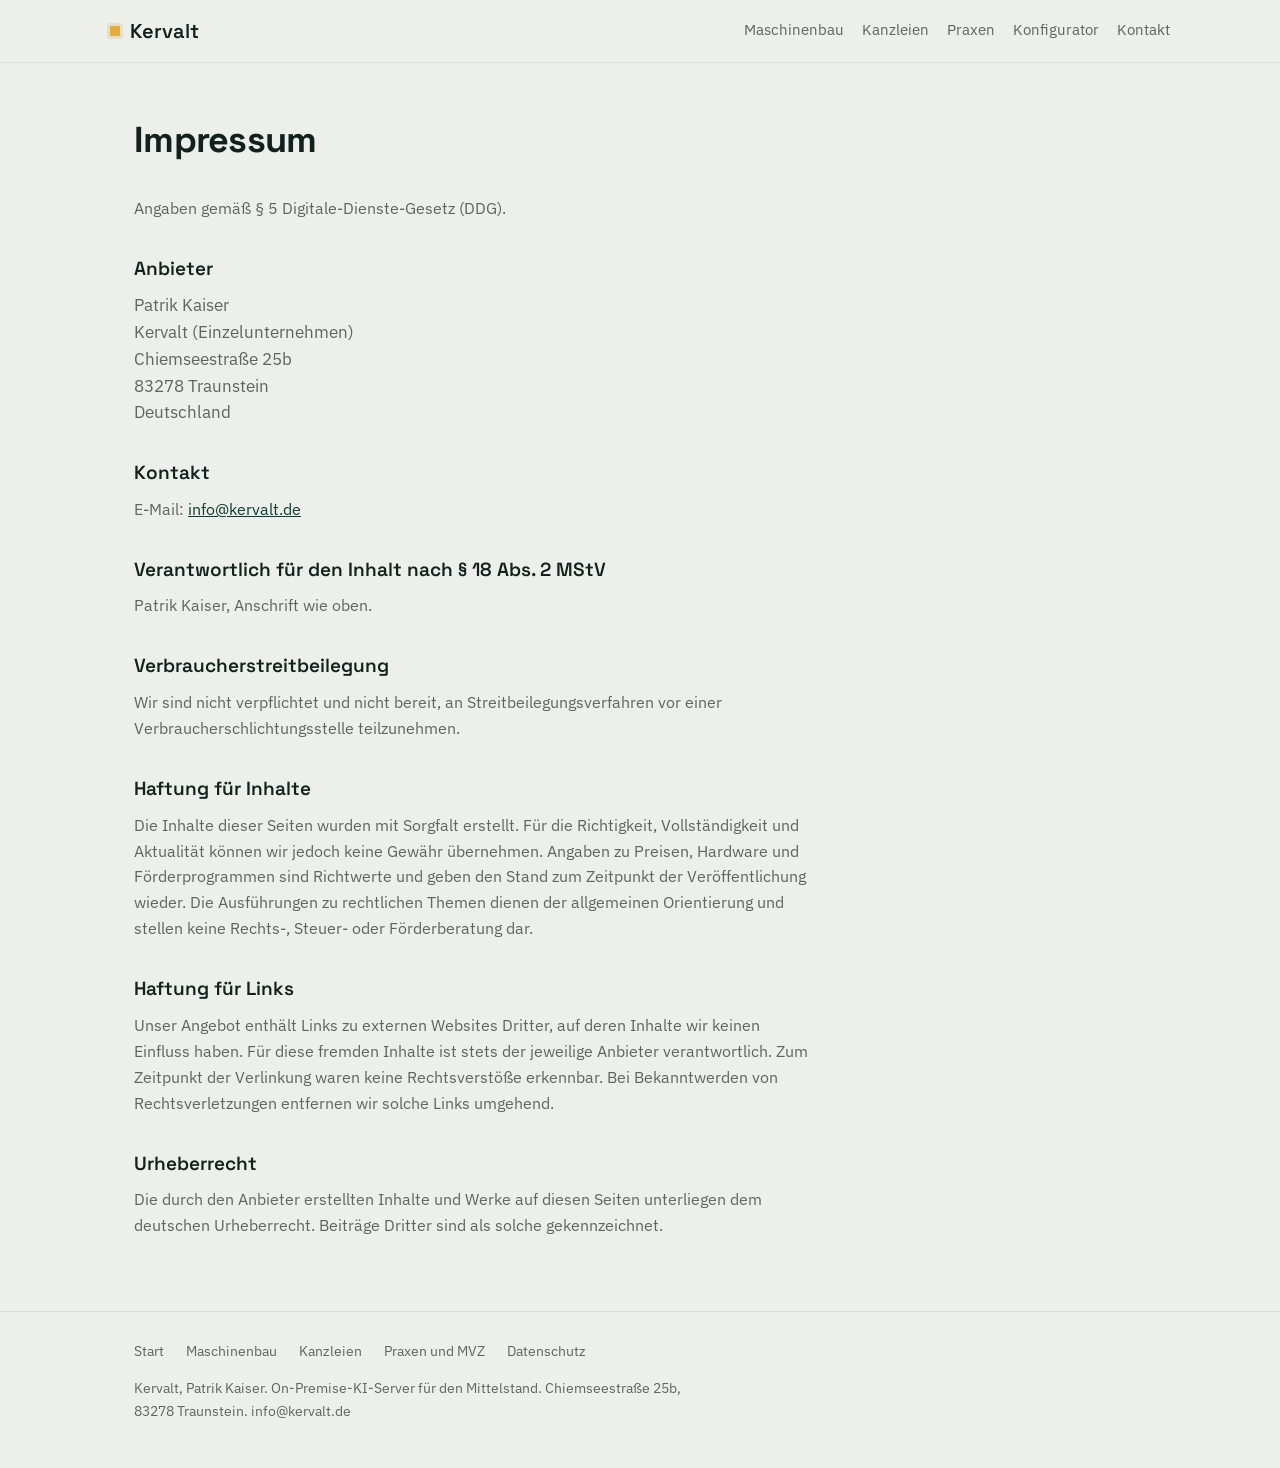
<file: impressum/index.html>
<!doctype html>
<html lang="de">
<head>
<meta charset="utf-8">
<meta name="viewport" content="width=device-width,initial-scale=1">
<title>Impressum | Kervalt</title>
<meta name="description" content="Impressum von Kervalt, Patrik Kaiser, Traunstein: Anbieterkennzeichnung nach § 5 DDG.">
<meta name="robots" content="index, follow">
<meta name="theme-color" content="#0E3B32">
<link rel="canonical" href="https://kervalt.de/impressum/">
<link rel="icon" href="/assets/favicon.svg" type="image/svg+xml">
<link rel="stylesheet" href="/assets/style.css">
</head>
<body>
<a class="skip" href="#inhalt">Zum Inhalt springen</a>

<header class="hd">
  <div class="wrap hd-in">
    <a class="wordmark" href="/"><span class="led" aria-hidden="true"></span>Kervalt</a>
    <nav class="nav" aria-label="Hauptnavigation">
      <a href="/ki-maschinenbau/">Maschinenbau</a>
      <a href="/ki-kanzlei/">Kanzleien</a>
      <a href="/ki-praxis/">Praxen</a>
      <a href="/konfigurator/">Konfigurator</a>
      <a href="mailto:info@kervalt.de">Kontakt</a>
    </nav>
  </div>
</header>

<main id="inhalt" class="wrap">
  <article class="legal">
    <h1>Impressum</h1>
    <p>Angaben gemäß § 5 Digitale-Dienste-Gesetz (DDG).</p>

    <h2>Anbieter</h2>
    <address>
      Patrik Kaiser<br>
      Kervalt (Einzelunternehmen)<br>
      Chiemseestraße 25b<br>
      83278 Traunstein<br>
      Deutschland
    </address>

    <h2>Kontakt</h2>
    <p>E-Mail: <a href="mailto:info@kervalt.de">info@kervalt.de</a></p>

    <h2>Verantwortlich für den Inhalt nach § 18 Abs. 2 MStV</h2>
    <p>Patrik Kaiser, Anschrift wie oben.</p>

    <h2>Verbraucherstreitbeilegung</h2>
    <p>Wir sind nicht verpflichtet und nicht bereit, an Streitbeilegungsverfahren vor einer Verbraucherschlichtungsstelle teilzunehmen.</p>

    <h2>Haftung für Inhalte</h2>
    <p>Die Inhalte dieser Seiten wurden mit Sorgfalt erstellt. Für die Richtigkeit, Vollständigkeit und Aktualität können wir jedoch keine Gewähr übernehmen. Angaben zu Preisen, Hardware und Förderprogrammen sind Richtwerte und geben den Stand zum Zeitpunkt der Veröffentlichung wieder. Die Ausführungen zu rechtlichen Themen dienen der allgemeinen Orientierung und stellen keine Rechts-, Steuer- oder Förderberatung dar.</p>

    <h2>Haftung für Links</h2>
    <p>Unser Angebot enthält Links zu externen Websites Dritter, auf deren Inhalte wir keinen Einfluss haben. Für diese fremden Inhalte ist stets der jeweilige Anbieter verantwortlich. Zum Zeitpunkt der Verlinkung waren keine Rechtsverstöße erkennbar. Bei Bekanntwerden von Rechtsverletzungen entfernen wir solche Links umgehend.</p>

    <h2>Urheberrecht</h2>
    <p>Die durch den Anbieter erstellten Inhalte und Werke auf diesen Seiten unterliegen dem deutschen Urheberrecht. Beiträge Dritter sind als solche gekennzeichnet.</p>
  </article>
</main>

<footer class="ft">
  <div class="wrap">
    <nav aria-label="Fußzeile">
      <a href="/">Start</a>
      <a href="/ki-maschinenbau/">Maschinenbau</a>
      <a href="/ki-kanzlei/">Kanzleien</a>
      <a href="/ki-praxis/">Praxen und MVZ</a>
      <a href="/datenschutz/">Datenschutz</a>
    </nav>
    <p>Kervalt, Patrik Kaiser. On-Premise-KI-Server für den Mittelstand. Chiemseestraße 25b, 83278 Traunstein. <a href="mailto:info@kervalt.de">info@kervalt.de</a></p>
  </div>
</footer>

</body>
</html>
</file>
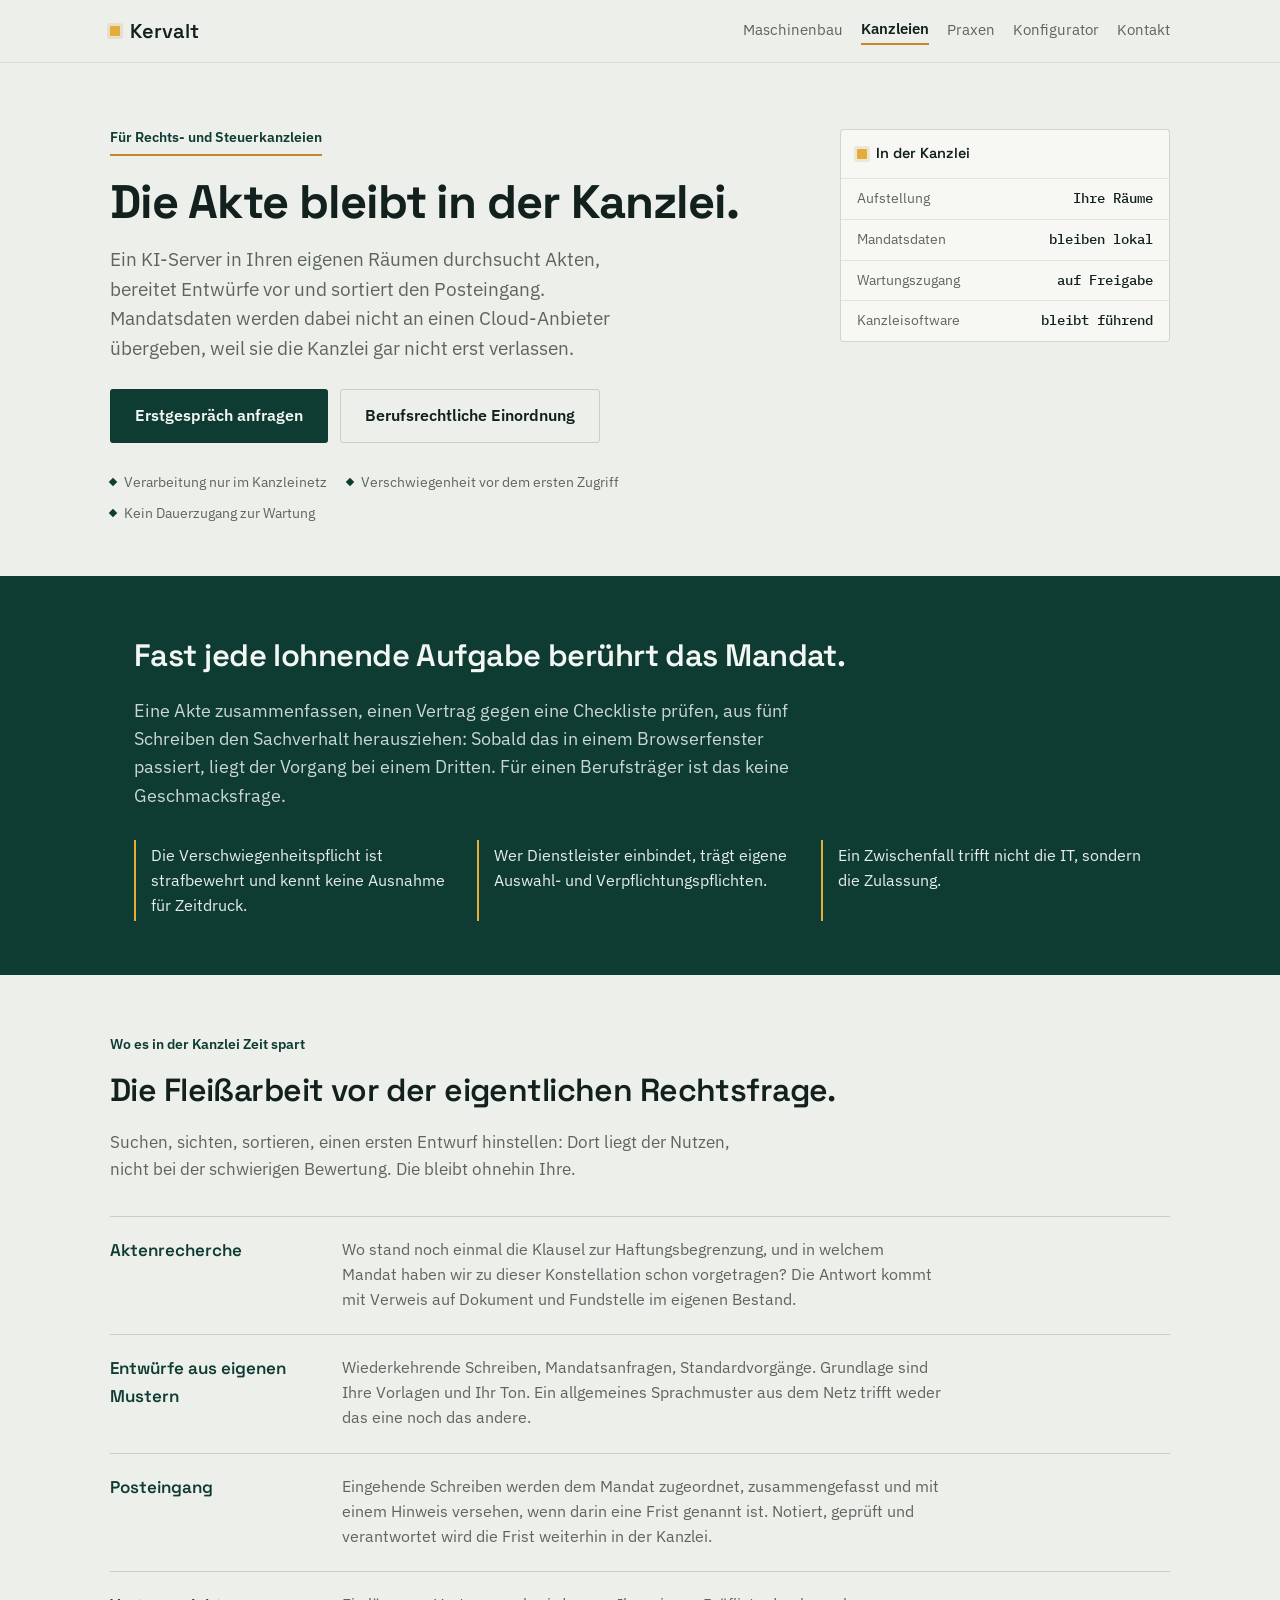
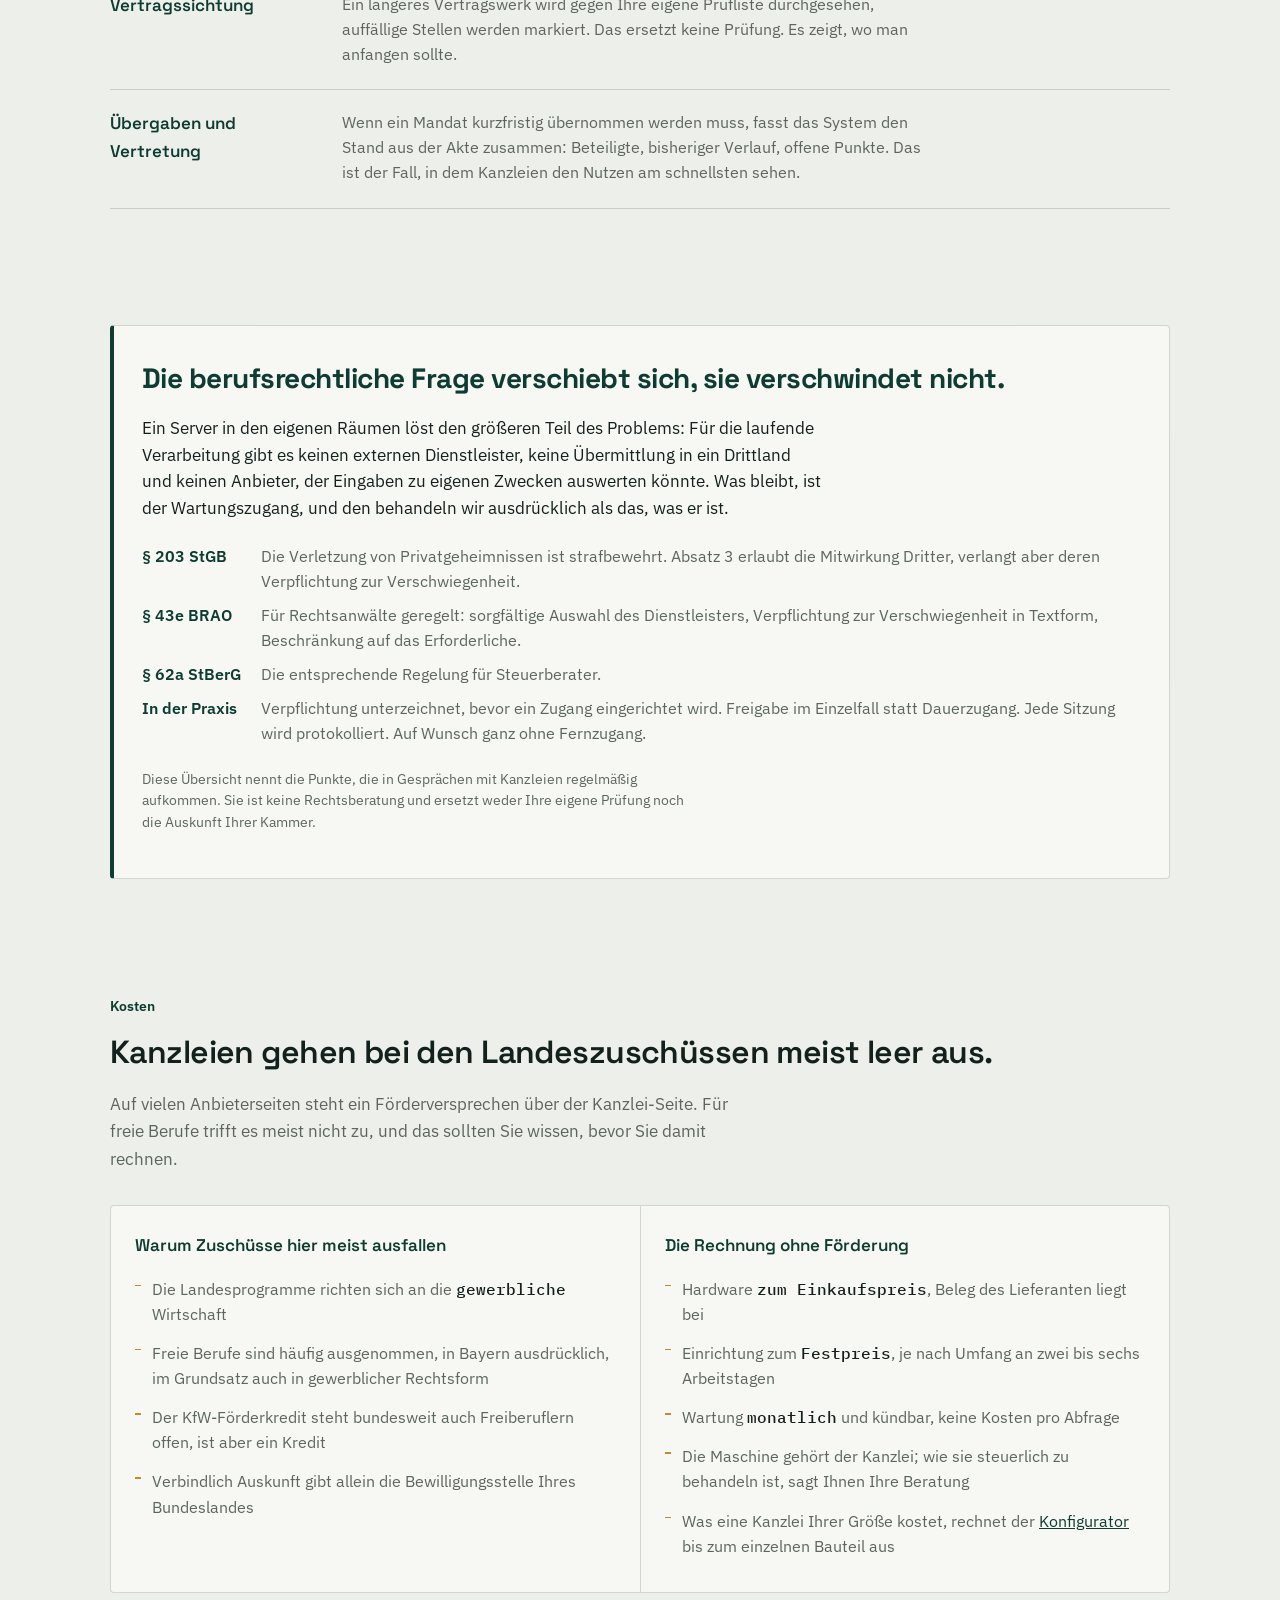
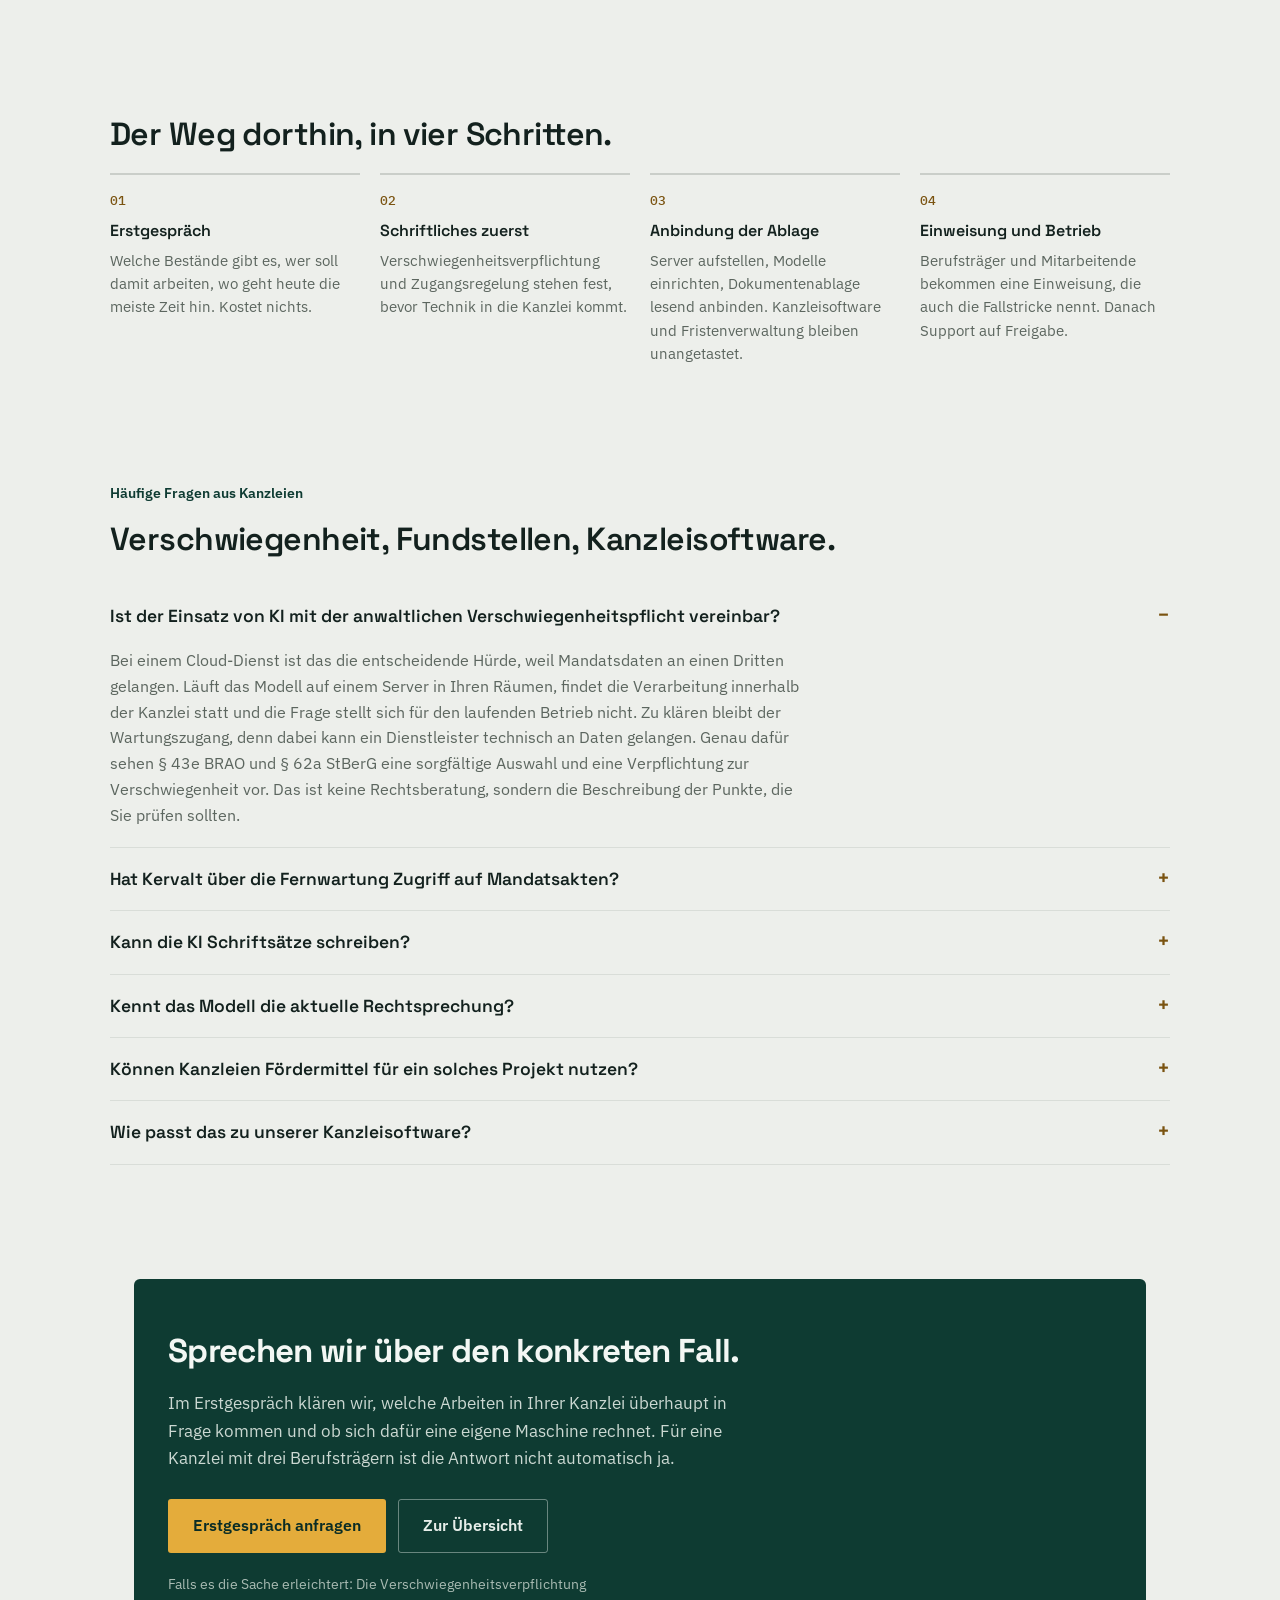
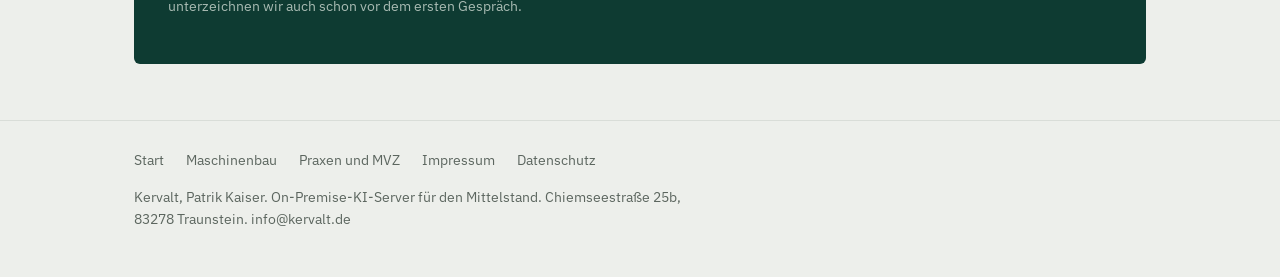
<file: ki-kanzlei/index.html>
<!doctype html>
<html lang="de">
<head>
<meta charset="utf-8">
<meta name="viewport" content="width=device-width,initial-scale=1">
<title>KI für Kanzleien, ohne dass Mandantendaten die Kanzlei verlassen | Kervalt</title>
<meta name="description" content="On-Premise-KI für Rechts- und Steuerkanzleien: Akten durchsuchen, Entwürfe erstellen, Post sortieren. Verarbeitung ausschließlich auf dem eigenen Server, vereinbar mit Verschwiegenheitspflicht und § 203 StGB.">
<meta name="robots" content="index, follow, max-image-preview:large, max-snippet:-1">
<meta name="theme-color" content="#0E3B32">
<link rel="canonical" href="https://kervalt.de/ki-kanzlei/">
<link rel="icon" href="/assets/favicon.svg" type="image/svg+xml">
<link rel="stylesheet" href="/assets/style.css">

<meta property="og:type" content="website">
<meta property="og:site_name" content="Kervalt">
<meta property="og:locale" content="de_DE">
<meta property="og:title" content="KI für Kanzleien, ohne dass Mandantendaten die Kanzlei verlassen">
<meta property="og:description" content="Akten durchsuchen, Entwürfe erstellen, Post sortieren. Die Verarbeitung bleibt auf Ihrem eigenen Server.">
<meta property="og:url" content="https://kervalt.de/ki-kanzlei/">
<meta property="og:image" content="https://kervalt.de/assets/og-kanzlei.png">
<meta property="og:image:width" content="1200">
<meta property="og:image:height" content="630">
<meta name="twitter:card" content="summary_large_image">

<script type="application/ld+json">
{
  "@context": "https://schema.org",
  "@graph": [
    {
      "@type": "Service",
      "@id": "https://kervalt.de/ki-kanzlei/#service",
      "name": "On-Premise-KI für Rechts- und Steuerkanzleien",
      "serviceType": "Lokal betriebene KI-Infrastruktur",
      "provider": {"@id": "https://kervalt.de/#org"},
      "areaServed": {"@type": "Country", "name": "Deutschland"},
      "audience": {"@type": "BusinessAudience", "audienceType": "Rechtsanwaltskanzleien, Steuerkanzleien, Notariate"},
      "description": "KI-Server im Kanzleinetz für Aktenrecherche, Entwürfe und Posteingang. Mandatsdaten werden ausschließlich lokal verarbeitet."
    },
    {
      "@type": "WebPage",
      "@id": "https://kervalt.de/ki-kanzlei/",
      "url": "https://kervalt.de/ki-kanzlei/",
      "name": "KI für Rechts- und Steuerkanzleien",
      "isPartOf": {"@id": "https://kervalt.de/#website"},
      "about": {"@id": "https://kervalt.de/ki-kanzlei/#service"},
      "inLanguage": "de-DE"
    },
    {
      "@type": "BreadcrumbList",
      "itemListElement": [
        {"@type": "ListItem", "position": 1, "name": "Start", "item": "https://kervalt.de/"},
        {"@type": "ListItem", "position": 2, "name": "KI für Kanzleien", "item": "https://kervalt.de/ki-kanzlei/"}
      ]
    }
  ]
}
</script>
<script type="application/ld+json">
{
  "@context": "https://schema.org",
  "@type": "FAQPage",
  "mainEntity": [
    {"@type":"Question","name":"Ist der Einsatz von KI mit der anwaltlichen Verschwiegenheitspflicht vereinbar?","acceptedAnswer":{"@type":"Answer","text":"Bei einem Cloud-Dienst ist das die entscheidende Hürde, weil Mandatsdaten an einen Dritten gelangen. Läuft das Modell auf einem Server in Ihren Räumen, findet die Verarbeitung innerhalb der Kanzlei statt und die Frage stellt sich für den laufenden Betrieb nicht. Zu klären bleibt der Wartungszugang, denn dabei kann ein Dienstleister technisch an Daten gelangen. Genau dafür sehen § 43e BRAO und § 62a StBerG eine sorgfältige Auswahl und eine Verpflichtung zur Verschwiegenheit vor. Das ist keine Rechtsberatung, sondern die Beschreibung der Punkte, die Sie prüfen sollten."}},
    {"@type":"Question","name":"Hat Kervalt über die Fernwartung Zugriff auf Mandatsakten?","acceptedAnswer":{"@type":"Answer","text":"Technisch ist ein Wartungszugang immer ein möglicher Zugang zu Daten, alles andere wäre unehrlich. Deshalb regeln wir ihn ausdrücklich: Verpflichtung zur Verschwiegenheit in Textform vor dem ersten Zugriff, Freigabe durch Sie im Einzelfall statt Dauerzugang, Protokollierung jeder Sitzung. Auf Wunsch entfällt der Fernzugang vollständig, dann übernimmt Ihre IT die Wartung nach Anleitung oder wir kommen vorbei."}},
    {"@type":"Question","name":"Kann die KI Schriftsätze schreiben?","acceptedAnswer":{"@type":"Answer","text":"Entwürfe ja, fertige Schriftsätze nein. Brauchbar ist das System, wenn es aus Ihren eigenen Mustern und der Akte einen ersten Aufschlag formuliert. Was es nicht kann, ist verlässlich zitieren: Sprachmodelle erfinden Fundstellen, die es nie gab, und tun das überzeugend. Jede Fundstelle muss geprüft werden. Wer damit rechnet, spart Zeit. Wer darauf vertraut, bekommt Ärger."}},
    {"@type":"Question","name":"Kennt das Modell die aktuelle Rechtsprechung?","acceptedAnswer":{"@type":"Answer","text":"Nein, und darauf sollte man es auch nicht ansetzen. Ein lokales Modell hat einen Wissensstand aus seinem Training und keine Verbindung zu einer Rechtsprechungsdatenbank. Der Nutzen liegt woanders: Es durchsucht Ihre eigenen Akten, Verträge und Vorlagen, also genau die Bestände, die in keiner Datenbank stehen. Für die Recherche in Rechtsprechung und Kommentierung bleiben Ihre Fachdatenbanken zuständig."}},
    {"@type":"Question","name":"Können Kanzleien Fördermittel für ein solches Projekt nutzen?","acceptedAnswer":{"@type":"Answer","text":"Bei den Landeszuschüssen in aller Regel nicht. Diese Programme richten sich an die gewerbliche Wirtschaft, freie Berufe sind häufig ausgenommen; in Bayern etwa ausdrücklich, im Grundsatz sogar dann, wenn die Kanzlei in gewerblicher Rechtsform geführt wird. Offen steht dagegen der KfW-Förderkredit Digitalisierung, der bundesweit ausdrücklich auch Freiberufler anspricht, allerdings als zinsgünstiger Kredit und nicht als Zuschuss. Ob Ihr Bundesland eine Ausnahme kennt, sagt Ihnen die dortige Bewilligungsstelle. Wenn Ihnen jemand pauschal fünfzig Prozent Zuschuss für eine Kanzlei verspricht, fragen Sie nach, auf welches Programm er sich beruft."}},
    {"@type":"Question","name":"Wie passt das zu unserer Kanzleisoftware?","acceptedAnswer":{"@type":"Answer","text":"Der Server ersetzt nichts davon. Angebunden wird lesend, über die vorhandenen Schnittstellen oder über den Zugriff auf die Dokumentenablage. Ihre Kanzleisoftware, das Dokumentenmanagement und die Fristenverwaltung bleiben führend und unverändert."}}
  ]
}
</script>
</head>
<body>
<a class="skip" href="#inhalt">Zum Inhalt springen</a>

<header class="hd">
  <div class="wrap hd-in">
    <a class="wordmark" href="/"><span class="led" aria-hidden="true"></span>Kervalt</a>
    <nav class="nav" aria-label="Hauptnavigation">
      <a href="/ki-maschinenbau/">Maschinenbau</a>
      <a href="/ki-kanzlei/" aria-current="page">Kanzleien</a>
      <a href="/ki-praxis/">Praxen</a>
      <a href="/konfigurator/">Konfigurator</a>
      <a href="mailto:info@kervalt.de">Kontakt</a>
    </nav>
  </div>
</header>

<main id="inhalt">

  <section class="hero wrap">
    <div>
      <span class="kicker">Für Rechts- und Steuerkanzleien</span>
      <h1>Die Akte bleibt in der Kanzlei.</h1>
      <p class="lead">Ein KI-Server in Ihren eigenen Räumen durchsucht Akten, bereitet Entwürfe vor und sortiert den Posteingang. Mandatsdaten werden dabei nicht an einen Cloud-Anbieter übergeben, weil sie die Kanzlei gar nicht erst verlassen.</p>
      <div class="cta-row">
        <a class="btn btn-primary" href="mailto:info@kervalt.de?subject=Erstgespr%C3%A4ch%20KI%20in%20der%20Kanzlei&amp;body=Guten%20Tag%2C%0A%0Awir%20sind%20eine%20Kanzlei%20und%20interessieren%20uns%20f%C3%BCr%20einen%20KI-Server%20in%20den%20eigenen%20R%C3%A4umen.%0A%0AKanzlei%3A%20%0AAnzahl%20Berufstr%C3%A4ger%20und%20Mitarbeitende%3A%20%0AWorum%20es%20zuerst%20gehen%20soll%3A%20%0A%0AViele%20Gr%C3%BC%C3%9Fe%0A">Erstgespräch anfragen</a>
        <a class="btn btn-ghost" href="#berufsrecht">Berufsrechtliche Einordnung</a>
      </div>
      <div class="trust">
        <span><i class="tick" aria-hidden="true"></i> Verarbeitung nur im Kanzleinetz</span>
        <span><i class="tick" aria-hidden="true"></i> Verschwiegenheit vor dem ersten Zugriff</span>
        <span><i class="tick" aria-hidden="true"></i> Kein Dauerzugang zur Wartung</span>
      </div>
    </div>
    <aside class="plate" aria-label="Eckdaten für Kanzleien">
      <div class="plate-hd"><span class="led" aria-hidden="true"></span>In der Kanzlei</div>
      <dl>
        <div class="row"><dt>Aufstellung</dt><dd>Ihre Räume</dd></div>
        <div class="row"><dt>Mandatsdaten</dt><dd>bleiben lokal</dd></div>
        <div class="row"><dt>Wartungszugang</dt><dd>auf Freigabe</dd></div>
        <div class="row"><dt>Kanzleisoftware</dt><dd>bleibt führend</dd></div>
      </dl>
    </aside>
  </section>

  <section class="band">
    <div class="wrap">
      <h2>Fast jede lohnende Aufgabe berührt das Mandat.</h2>
      <p>Eine Akte zusammenfassen, einen Vertrag gegen eine Checkliste prüfen, aus fünf Schreiben den Sachverhalt herausziehen: Sobald das in einem Browserfenster passiert, liegt der Vorgang bei einem Dritten. Für einen Berufsträger ist das keine Geschmacksfrage.</p>
      <ul class="band-list">
        <li>Die Verschwiegenheitspflicht ist strafbewehrt und kennt keine Ausnahme für Zeitdruck.</li>
        <li>Wer Dienstleister einbindet, trägt eigene Auswahl- und Verpflichtungspflichten.</li>
        <li>Ein Zwischenfall trifft nicht die IT, sondern die Zulassung.</li>
      </ul>
    </div>
  </section>

  <section class="sec wrap">
    <span class="eyebrow">Wo es in der Kanzlei Zeit spart</span>
    <h2>Die Fleißarbeit vor der eigentlichen Rechtsfrage.</h2>
    <p class="sub">Suchen, sichten, sortieren, einen ersten Entwurf hinstellen: Dort liegt der Nutzen, nicht bei der schwierigen Bewertung. Die bleibt ohnehin Ihre.</p>
    <div class="rows">
      <div class="rowitem">
        <h3>Aktenrecherche</h3>
        <p>Wo stand noch einmal die Klausel zur Haftungsbegrenzung, und in welchem Mandat haben wir zu dieser Konstellation schon vorgetragen? Die Antwort kommt mit Verweis auf Dokument und Fundstelle im eigenen Bestand.</p>
      </div>
      <div class="rowitem">
        <h3>Entwürfe aus eigenen Mustern</h3>
        <p>Wiederkehrende Schreiben, Mandatsanfragen, Standardvorgänge. Grundlage sind Ihre Vorlagen und Ihr Ton. Ein allgemeines Sprachmuster aus dem Netz trifft weder das eine noch das andere.</p>
      </div>
      <div class="rowitem">
        <h3>Posteingang</h3>
        <p>Eingehende Schreiben werden dem Mandat zugeordnet, zusammengefasst und mit einem Hinweis versehen, wenn darin eine Frist genannt ist. Notiert, geprüft und verantwortet wird die Frist weiterhin in der Kanzlei.</p>
      </div>
      <div class="rowitem">
        <h3>Vertragssichtung</h3>
        <p>Ein längeres Vertragswerk wird gegen Ihre eigene Prüfliste durchgesehen, auffällige Stellen werden markiert. Das ersetzt keine Prüfung. Es zeigt, wo man anfangen sollte.</p>
      </div>
      <div class="rowitem">
        <h3>Übergaben und Vertretung</h3>
        <p>Wenn ein Mandat kurzfristig übernommen werden muss, fasst das System den Stand aus der Akte zusammen: Beteiligte, bisheriger Verlauf, offene Punkte. Das ist der Fall, in dem Kanzleien den Nutzen am schnellsten sehen.</p>
      </div>
    </div>
  </section>

  <section class="sec wrap" id="berufsrecht">
    <div class="panel plain">
      <h2>Die berufsrechtliche Frage verschiebt sich, sie verschwindet nicht.</h2>
      <p>Ein Server in den eigenen Räumen löst den größeren Teil des Problems: Für die laufende Verarbeitung gibt es keinen externen Dienstleister, keine Übermittlung in ein Drittland und keinen Anbieter, der Eingaben zu eigenen Zwecken auswerten könnte. Was bleibt, ist der Wartungszugang, und den behandeln wir ausdrücklich als das, was er ist.</p>
      <dl>
        <dt>§ 203 StGB</dt><dd>Die Verletzung von Privatgeheimnissen ist strafbewehrt. Absatz 3 erlaubt die Mitwirkung Dritter, verlangt aber deren Verpflichtung zur Verschwiegenheit.</dd>
        <dt>§ 43e BRAO</dt><dd>Für Rechtsanwälte geregelt: sorgfältige Auswahl des Dienstleisters, Verpflichtung zur Verschwiegenheit in Textform, Beschränkung auf das Erforderliche.</dd>
        <dt>§ 62a StBerG</dt><dd>Die entsprechende Regelung für Steuerberater.</dd>
        <dt>In der Praxis</dt><dd>Verpflichtung unterzeichnet, bevor ein Zugang eingerichtet wird. Freigabe im Einzelfall statt Dauerzugang. Jede Sitzung wird protokolliert. Auf Wunsch ganz ohne Fernzugang.</dd>
      </dl>
      <p class="hint">Diese Übersicht nennt die Punkte, die in Gesprächen mit Kanzleien regelmäßig aufkommen. Sie ist keine Rechtsberatung und ersetzt weder Ihre eigene Prüfung noch die Auskunft Ihrer Kammer.</p>
    </div>
  </section>

  <section class="sec wrap">
    <span class="eyebrow">Kosten</span>
    <h2>Kanzleien gehen bei den Landeszuschüssen meist leer aus.</h2>
    <p class="sub">Auf vielen Anbieterseiten steht ein Förderversprechen über der Kanzlei-Seite. Für freie Berufe trifft es meist nicht zu, und das sollten Sie wissen, bevor Sie damit rechnen.</p>
    <div class="split">
      <div>
        <h3>Warum Zuschüsse hier meist ausfallen</h3>
        <ul>
          <li>Die Landesprogramme richten sich an die <span class="amount">gewerbliche</span> Wirtschaft</li>
          <li>Freie Berufe sind häufig ausgenommen, in Bayern ausdrücklich, im Grundsatz auch in gewerblicher Rechtsform</li>
          <li>Der KfW-Förderkredit steht bundesweit auch Freiberuflern offen, ist aber ein Kredit</li>
          <li>Verbindlich Auskunft gibt allein die Bewilligungsstelle Ihres Bundeslandes</li>
        </ul>
      </div>
      <div>
        <h3>Die Rechnung ohne Förderung</h3>
        <ul>
          <li>Hardware <span class="amount">zum Einkaufspreis</span>, Beleg des Lieferanten liegt bei</li>
          <li>Einrichtung zum <span class="amount">Festpreis</span>, je nach Umfang an zwei bis sechs Arbeitstagen</li>
          <li>Wartung <span class="amount">monatlich</span> und kündbar, keine Kosten pro Abfrage</li>
          <li>Die Maschine gehört der Kanzlei; wie sie steuerlich zu behandeln ist, sagt Ihnen Ihre Beratung</li>
          <li>Was eine Kanzlei Ihrer Größe kostet, rechnet der <a href="/konfigurator/">Konfigurator</a> bis zum einzelnen Bauteil aus</li>
        </ul>
      </div>
    </div>
  </section>

  <section class="sec wrap">
    <h2>Der Weg dorthin, in vier Schritten.</h2>
    <div class="steps">
      <div class="step"><div class="n">01</div><h3>Erstgespräch</h3><p>Welche Bestände gibt es, wer soll damit arbeiten, wo geht heute die meiste Zeit hin. Kostet nichts.</p></div>
      <div class="step"><div class="n">02</div><h3>Schriftliches zuerst</h3><p>Verschwiegenheitsverpflichtung und Zugangsregelung stehen fest, bevor Technik in die Kanzlei kommt.</p></div>
      <div class="step"><div class="n">03</div><h3>Anbindung der Ablage</h3><p>Server aufstellen, Modelle einrichten, Dokumentenablage lesend anbinden. Kanzleisoftware und Fristenverwaltung bleiben unangetastet.</p></div>
      <div class="step"><div class="n">04</div><h3>Einweisung und Betrieb</h3><p>Berufsträger und Mitarbeitende bekommen eine Einweisung, die auch die Fallstricke nennt. Danach Support auf Freigabe.</p></div>
    </div>
  </section>

  <section class="sec wrap faq">
    <span class="eyebrow">Häufige Fragen aus Kanzleien</span>
    <h2>Verschwiegenheit, Fundstellen, Kanzleisoftware.</h2>
    <div style="margin-top:20px">
      <details open>
        <summary>Ist der Einsatz von KI mit der anwaltlichen Verschwiegenheitspflicht vereinbar?</summary>
        <p>Bei einem Cloud-Dienst ist das die entscheidende Hürde, weil Mandatsdaten an einen Dritten gelangen. Läuft das Modell auf einem Server in Ihren Räumen, findet die Verarbeitung innerhalb der Kanzlei statt und die Frage stellt sich für den laufenden Betrieb nicht. Zu klären bleibt der Wartungszugang, denn dabei kann ein Dienstleister technisch an Daten gelangen. Genau dafür sehen § 43e BRAO und § 62a StBerG eine sorgfältige Auswahl und eine Verpflichtung zur Verschwiegenheit vor. Das ist keine Rechtsberatung, sondern die Beschreibung der Punkte, die Sie prüfen sollten.</p>
      </details>
      <details>
        <summary>Hat Kervalt über die Fernwartung Zugriff auf Mandatsakten?</summary>
        <p>Technisch ist ein Wartungszugang immer ein möglicher Zugang zu Daten, alles andere wäre unehrlich. Deshalb regeln wir ihn ausdrücklich: Verpflichtung zur Verschwiegenheit in Textform vor dem ersten Zugriff, Freigabe durch Sie im Einzelfall statt Dauerzugang, Protokollierung jeder Sitzung. Auf Wunsch entfällt der Fernzugang vollständig, dann übernimmt Ihre IT die Wartung nach Anleitung oder wir kommen vorbei.</p>
      </details>
      <details>
        <summary>Kann die KI Schriftsätze schreiben?</summary>
        <p>Entwürfe ja, fertige Schriftsätze nein. Brauchbar ist das System, wenn es aus Ihren eigenen Mustern und der Akte einen ersten Aufschlag formuliert. Was es nicht kann, ist verlässlich zitieren: Sprachmodelle erfinden Fundstellen, die es nie gab, und tun das überzeugend. Jede Fundstelle muss geprüft werden. Wer damit rechnet, spart Zeit. Wer darauf vertraut, bekommt Ärger.</p>
      </details>
      <details>
        <summary>Kennt das Modell die aktuelle Rechtsprechung?</summary>
        <p>Nein, und darauf sollte man es auch nicht ansetzen. Ein lokales Modell hat einen Wissensstand aus seinem Training und keine Verbindung zu einer Rechtsprechungsdatenbank. Der Nutzen liegt woanders: Es durchsucht Ihre eigenen Akten, Verträge und Vorlagen, also genau die Bestände, die in keiner Datenbank stehen. Für die Recherche in Rechtsprechung und Kommentierung bleiben Ihre Fachdatenbanken zuständig.</p>
      </details>
      <details>
        <summary>Können Kanzleien Fördermittel für ein solches Projekt nutzen?</summary>
        <p>Bei den Landeszuschüssen in aller Regel nicht. Diese Programme richten sich an die gewerbliche Wirtschaft, freie Berufe sind häufig ausgenommen; in Bayern etwa ausdrücklich, im Grundsatz sogar dann, wenn die Kanzlei in gewerblicher Rechtsform geführt wird. Offen steht dagegen der KfW-Förderkredit Digitalisierung, der bundesweit ausdrücklich auch Freiberufler anspricht, allerdings als zinsgünstiger Kredit und nicht als Zuschuss. Ob Ihr Bundesland eine Ausnahme kennt, sagt Ihnen die dortige Bewilligungsstelle. Wenn Ihnen jemand pauschal fünfzig Prozent Zuschuss für eine Kanzlei verspricht, fragen Sie nach, auf welches Programm er sich beruft.</p>
      </details>
      <details>
        <summary>Wie passt das zu unserer Kanzleisoftware?</summary>
        <p>Der Server ersetzt nichts davon. Angebunden wird lesend, über die vorhandenen Schnittstellen oder über den Zugriff auf die Dokumentenablage. Ihre Kanzleisoftware, das Dokumentenmanagement und die Fristenverwaltung bleiben führend und unverändert.</p>
      </details>
    </div>
  </section>

  <section class="wrap">
    <div class="cta">
      <h2>Sprechen wir über den konkreten Fall.</h2>
      <p>Im Erstgespräch klären wir, welche Arbeiten in Ihrer Kanzlei überhaupt in Frage kommen und ob sich dafür eine eigene Maschine rechnet. Für eine Kanzlei mit drei Berufsträgern ist die Antwort nicht automatisch ja.</p>
      <div class="cta-row">
        <a class="btn btn-brass" href="mailto:info@kervalt.de?subject=Erstgespr%C3%A4ch%20KI%20in%20der%20Kanzlei&amp;body=Guten%20Tag%2C%0A%0Awir%20sind%20eine%20Kanzlei%20und%20interessieren%20uns%20f%C3%BCr%20einen%20KI-Server%20in%20den%20eigenen%20R%C3%A4umen.%0A%0AKanzlei%3A%20%0AAnzahl%20Berufstr%C3%A4ger%20und%20Mitarbeitende%3A%20%0AWorum%20es%20zuerst%20gehen%20soll%3A%20%0A%0AViele%20Gr%C3%BC%C3%9Fe%0A">Erstgespräch anfragen</a>
        <a class="btn btn-onpine" href="/">Zur Übersicht</a>
      </div>
      <p class="note">Falls es die Sache erleichtert: Die Verschwiegenheitsverpflichtung unterzeichnen wir auch schon vor dem ersten Gespräch.</p>
    </div>
  </section>

</main>

<footer class="ft">
  <div class="wrap">
    <nav aria-label="Fußzeile">
      <a href="/">Start</a>
      <a href="/ki-maschinenbau/">Maschinenbau</a>
      <a href="/ki-praxis/">Praxen und MVZ</a>
      <a href="/impressum/">Impressum</a>
      <a href="/datenschutz/">Datenschutz</a>
    </nav>
    <p>Kervalt, Patrik Kaiser. On-Premise-KI-Server für den Mittelstand. Chiemseestraße 25b, 83278 Traunstein. <a href="mailto:info@kervalt.de">info@kervalt.de</a></p>
  </div>
</footer>

</body>
</html>
</file>
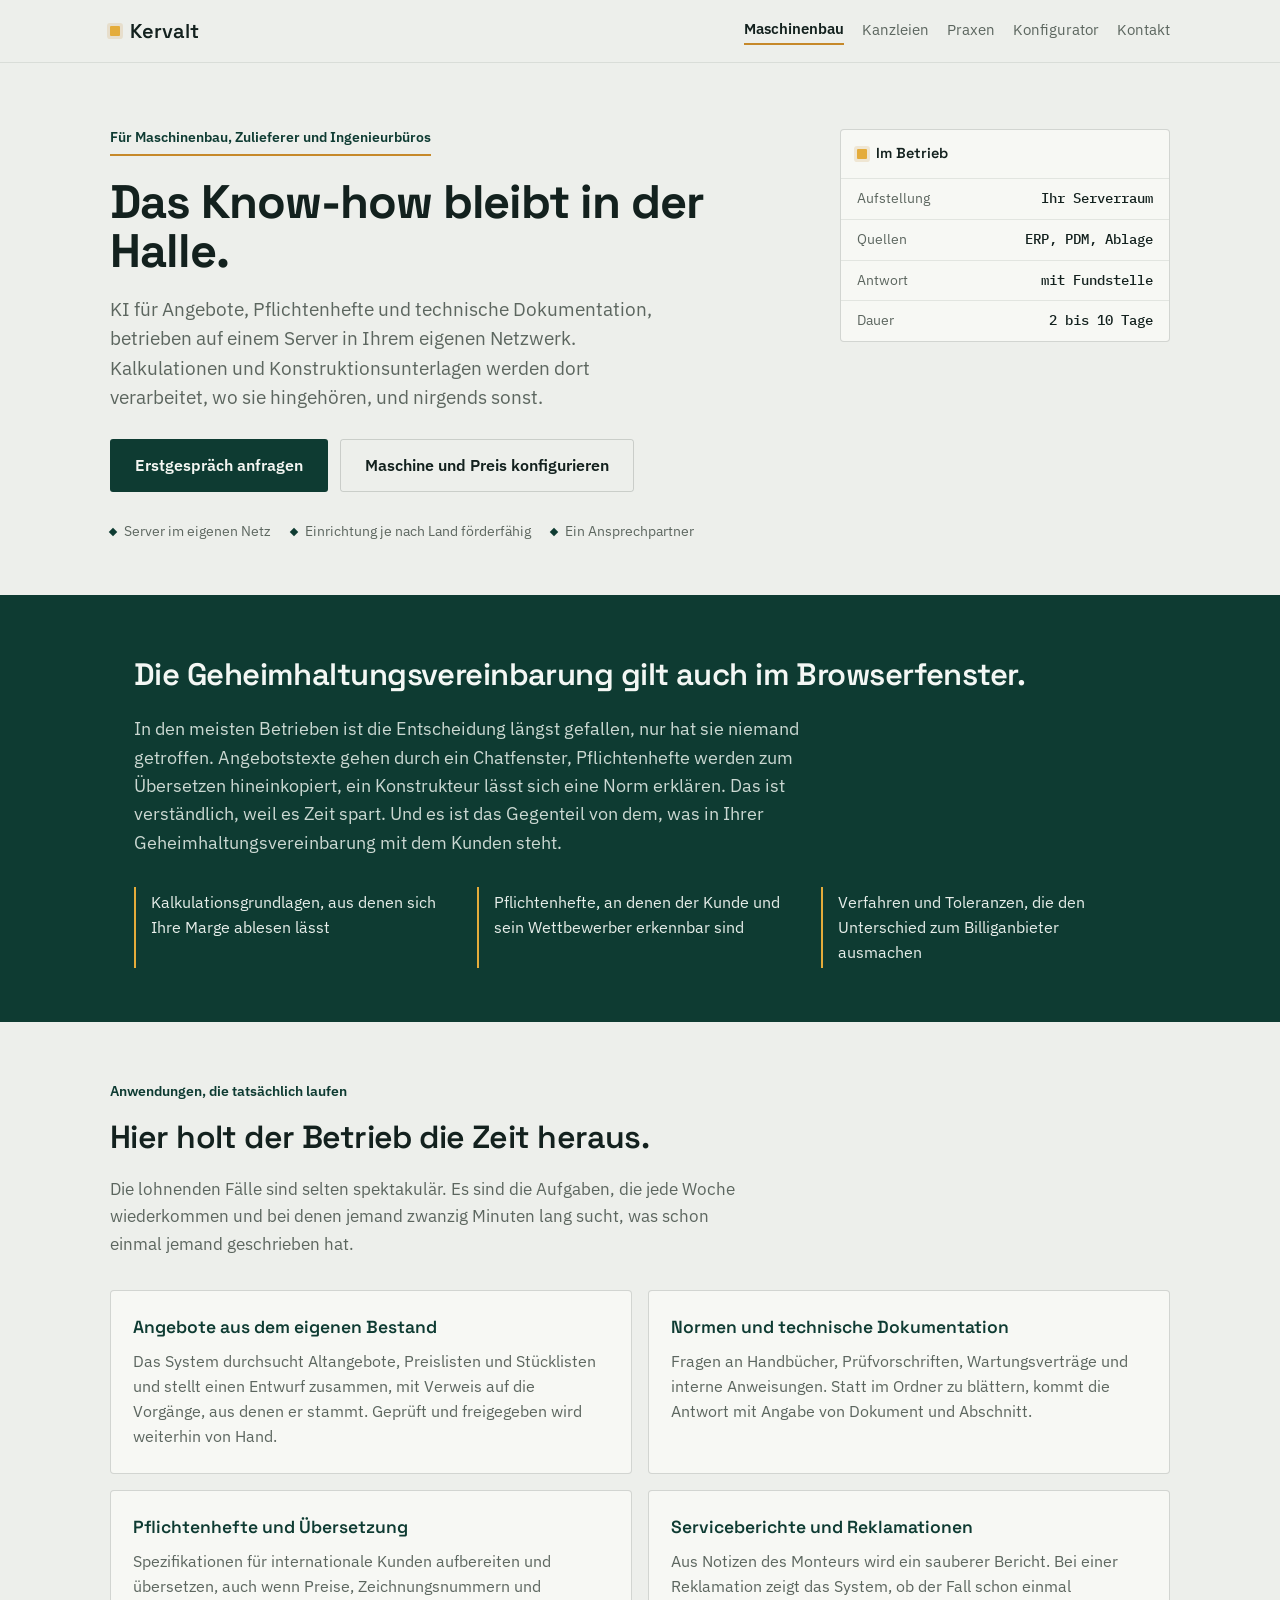
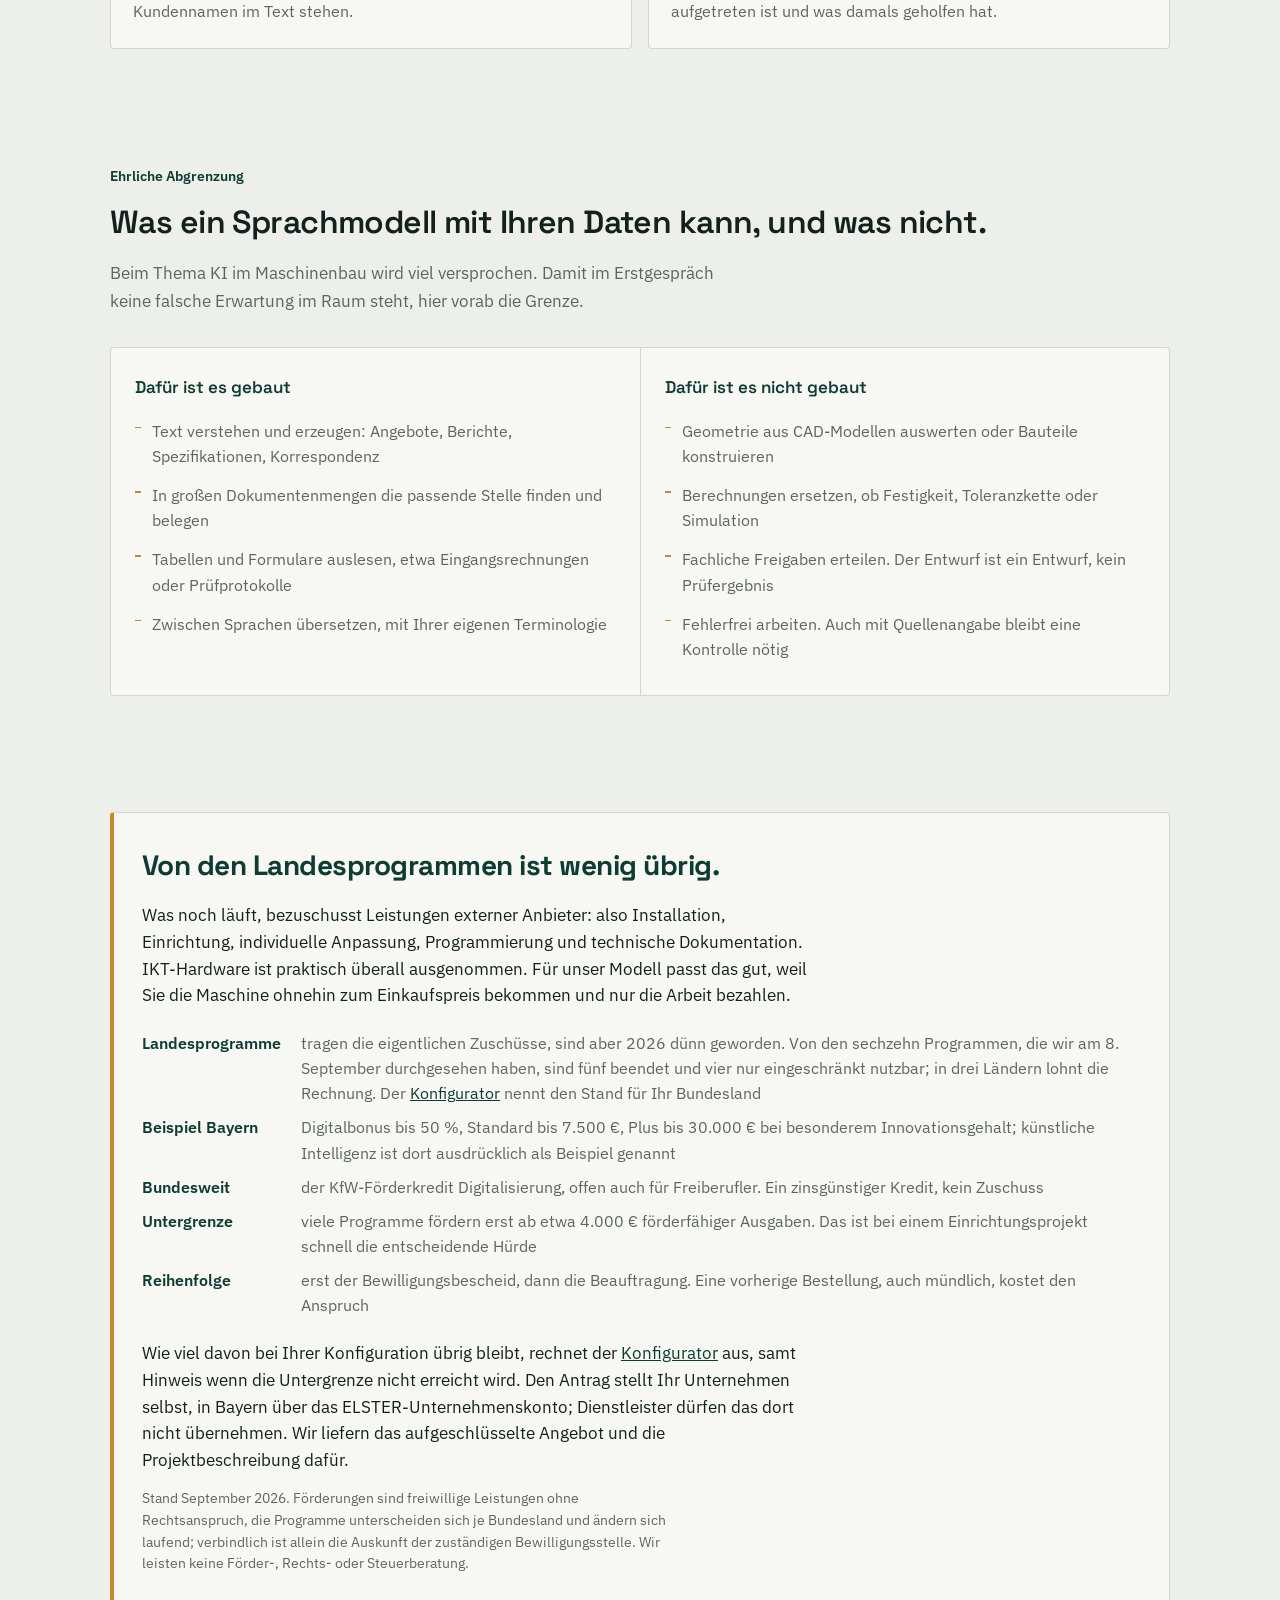
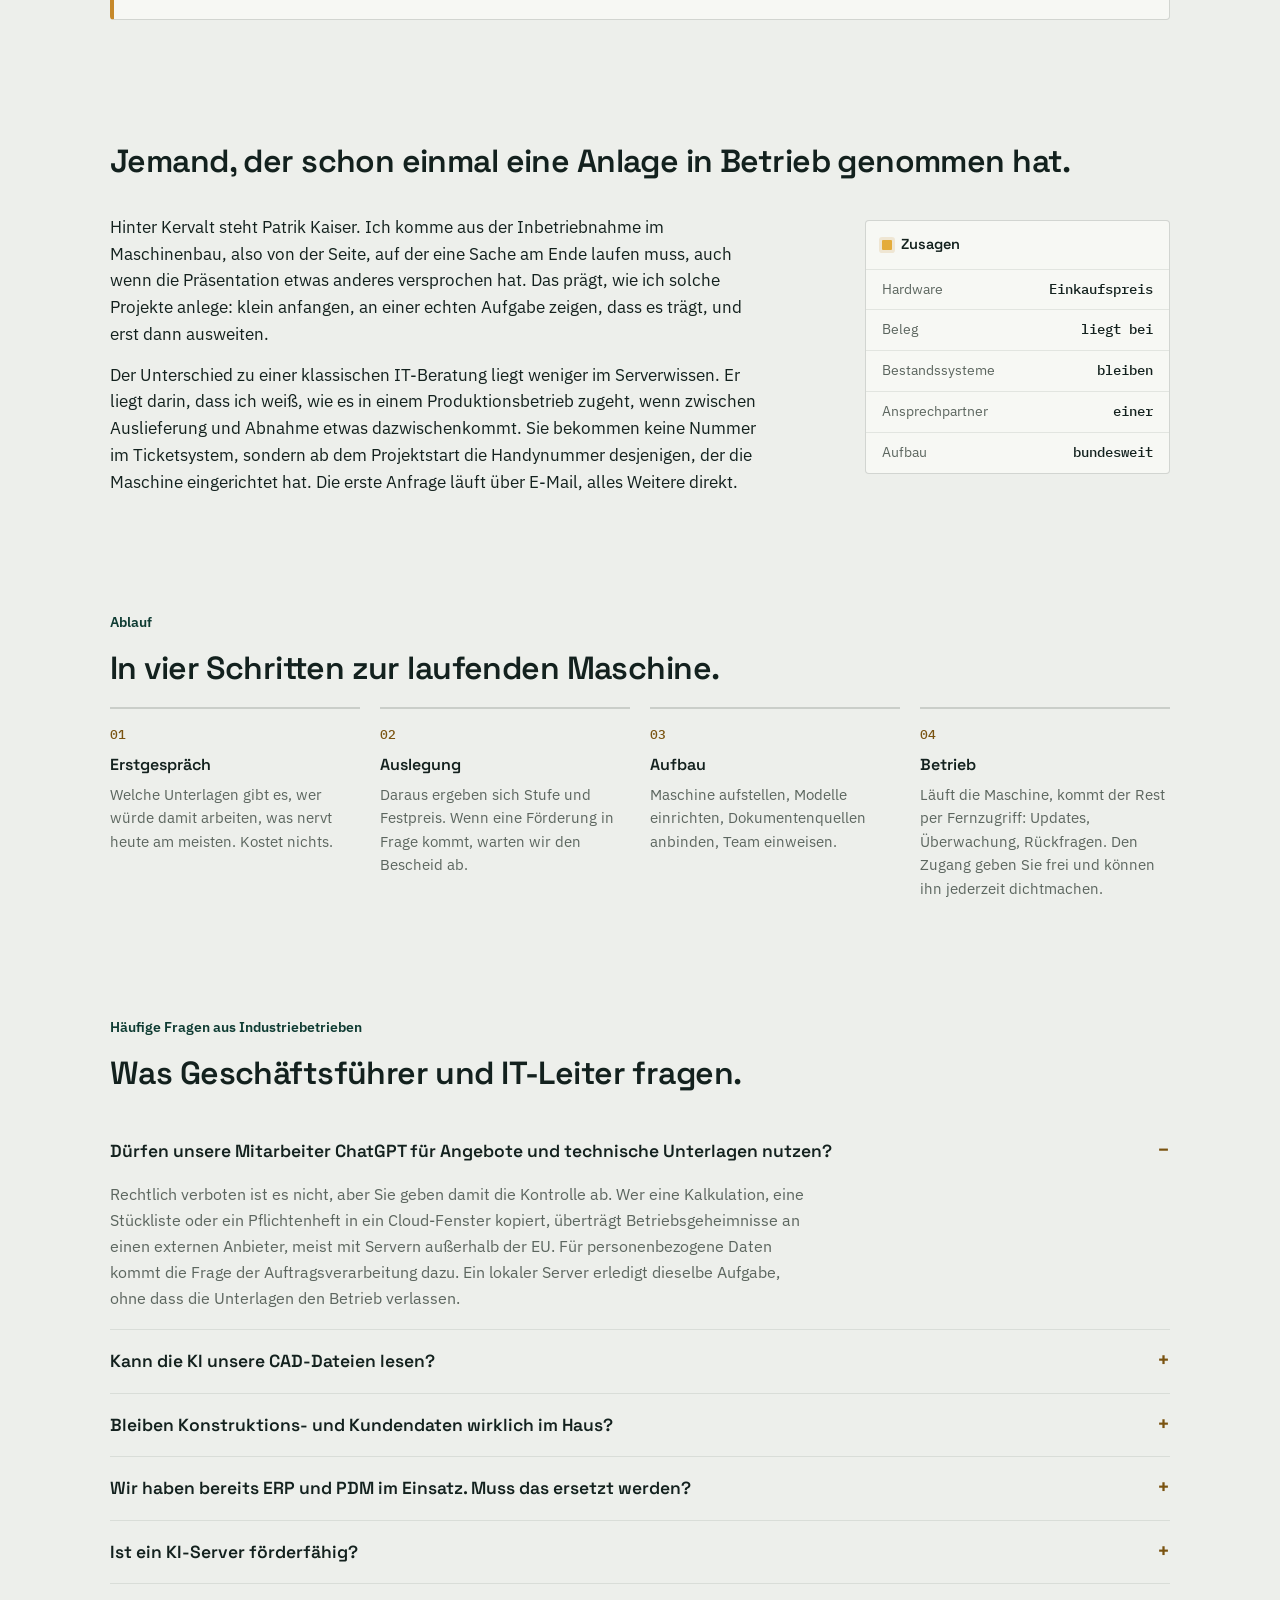
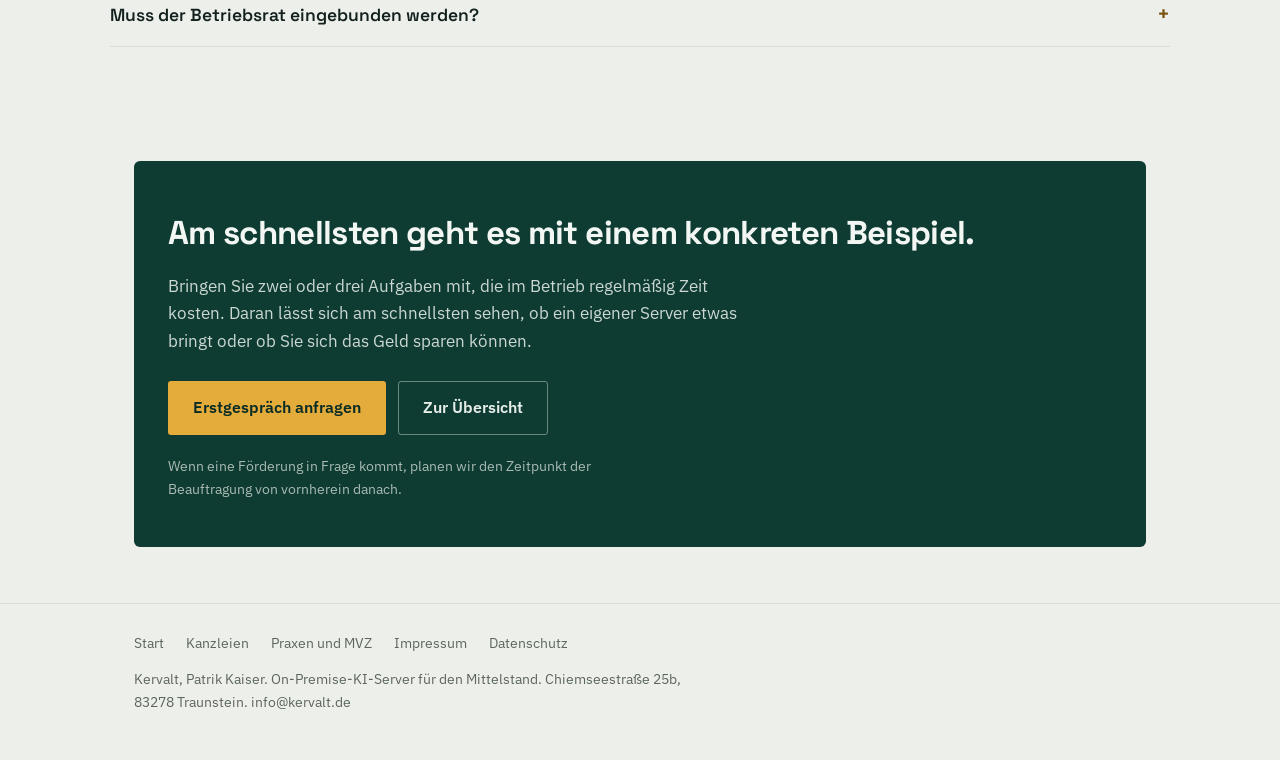
<file: ki-maschinenbau/index.html>
<!doctype html>
<html lang="de">
<head>
<meta charset="utf-8">
<meta name="viewport" content="width=device-width,initial-scale=1">
<title>KI für Maschinenbau und Industrie, ohne dass Konstruktionsdaten das Haus verlassen | Kervalt</title>
<meta name="description" content="On-Premise-KI für Maschinenbau, Zulieferer und Ingenieurbüros: Angebote, Pflichtenhefte und technische Dokumentation lokal verarbeiten. DSGVO-konform, Einrichtung häufig förderfähig, bundesweit.">
<meta name="robots" content="index, follow, max-image-preview:large, max-snippet:-1">
<meta name="theme-color" content="#0E3B32">
<link rel="canonical" href="https://kervalt.de/ki-maschinenbau/">
<link rel="icon" href="/assets/favicon.svg" type="image/svg+xml">
<link rel="stylesheet" href="/assets/style.css">

<meta property="og:type" content="website">
<meta property="og:site_name" content="Kervalt">
<meta property="og:locale" content="de_DE">
<meta property="og:title" content="KI für Maschinenbau, ohne dass Konstruktionsdaten das Haus verlassen">
<meta property="og:description" content="Angebote, Pflichtenhefte und technische Dokumentation lokal verarbeiten. Der Server steht in Ihrem Netzwerk.">
<meta property="og:url" content="https://kervalt.de/ki-maschinenbau/">
<meta property="og:image" content="https://kervalt.de/assets/og-maschinenbau.png">
<meta property="og:image:width" content="1200">
<meta property="og:image:height" content="630">
<meta name="twitter:card" content="summary_large_image">

<script type="application/ld+json">
{
  "@context": "https://schema.org",
  "@graph": [
    {
      "@type": "Service",
      "@id": "https://kervalt.de/ki-maschinenbau/#service",
      "name": "On-Premise-KI für Maschinenbau und Industrie",
      "serviceType": "Lokal betriebene KI-Infrastruktur",
      "provider": {"@id": "https://kervalt.de/#org"},
      "areaServed": {"@type": "Country", "name": "Deutschland"},
      "audience": {"@type": "BusinessAudience", "audienceType": "Maschinenbau, Zulieferer, Ingenieurbüros"},
      "description": "KI-Server im eigenen Netzwerk für Angebotserstellung, technische Dokumentation und Prozessautomatisierung. Konstruktions- und Kundendaten bleiben im Betrieb."
    },
    {
      "@type": "WebPage",
      "@id": "https://kervalt.de/ki-maschinenbau/",
      "url": "https://kervalt.de/ki-maschinenbau/",
      "name": "KI für Maschinenbau und Industrie",
      "isPartOf": {"@id": "https://kervalt.de/#website"},
      "about": {"@id": "https://kervalt.de/ki-maschinenbau/#service"},
      "inLanguage": "de-DE"
    },
    {
      "@type": "BreadcrumbList",
      "itemListElement": [
        {"@type": "ListItem", "position": 1, "name": "Start", "item": "https://kervalt.de/"},
        {"@type": "ListItem", "position": 2, "name": "KI für Maschinenbau", "item": "https://kervalt.de/ki-maschinenbau/"}
      ]
    }
  ]
}
</script>
<script type="application/ld+json">
{
  "@context": "https://schema.org",
  "@type": "FAQPage",
  "mainEntity": [
    {"@type":"Question","name":"Dürfen unsere Mitarbeiter ChatGPT für Angebote und technische Unterlagen nutzen?","acceptedAnswer":{"@type":"Answer","text":"Rechtlich verboten ist es nicht, aber Sie geben damit die Kontrolle ab. Wer eine Kalkulation, eine Stückliste oder ein Pflichtenheft in ein Cloud-Fenster kopiert, überträgt Betriebsgeheimnisse an einen externen Anbieter, meist mit Servern außerhalb der EU. Für personenbezogene Daten kommt die Frage der Auftragsverarbeitung dazu. Ein lokaler Server erledigt dieselbe Aufgabe, ohne dass die Unterlagen den Betrieb verlassen."}},
    {"@type":"Question","name":"Kann die KI unsere CAD-Dateien lesen?","acceptedAnswer":{"@type":"Answer","text":"Nicht in dem Sinn, wie man es sich erhofft. Ein Sprachmodell arbeitet mit Text. Es liest Pflichtenhefte, Stücklisten, Normen, Prüfprotokolle und Angebote, aber es interpretiert keine Geometrie aus einem STEP- oder CATIA-Modell und ersetzt keine Berechnung. Was gut funktioniert, ist die Arbeit mit den Dokumenten rund um die Konstruktion. Wer Ihnen KI-Konstruktion verspricht, sollte genau erklären, was er damit meint."}},
    {"@type":"Question","name":"Bleiben Konstruktions- und Kundendaten wirklich im Haus?","acceptedAnswer":{"@type":"Answer","text":"Ja, sofern der Server so aufgesetzt ist, wie wir ihn ausliefern: kein Zugang zum Internet für die Modelle, keine Telemetrie, keine externe Schnittstelle. Die einzige Verbindung nach außen ist der Wartungszugang, den Sie freigeben und jederzeit sperren können. Auf Wunsch protokollieren wir jeden Zugriff darauf."}},
    {"@type":"Question","name":"Wir haben bereits ERP und PDM im Einsatz. Muss das ersetzt werden?","acceptedAnswer":{"@type":"Answer","text":"Nein. Der KI-Server tritt nicht an die Stelle Ihrer Systeme, sondern liest daneben mit. Angebunden wird über die vorhandenen Schnittstellen oder über einen lesenden Zugriff auf die Dateiablage. Der Umbau bestehender Systeme ist ausdrücklich nicht Teil des Projekts."}},
    {"@type":"Question","name":"Ist ein KI-Server förderfähig?","acceptedAnswer":{"@type":"Answer","text":"Die Hardware in aller Regel nicht, die Einrichtung schon. Zuschussprogramme fördern Leistungen externer Anbieter einschließlich Installation, Anpassung und technischer Dokumentation und schließen IKT-Hardware fast überall aus. Die nennenswerten Zuschüsse sind Landesprogramme, und die sind 2026 dünn geworden: Von den sechzehn haben wir fünf als beendet und vier als nur eingeschränkt nutzbar vorgefunden. In Bayern fördert der Digitalbonus weiterhin bis 50 Prozent, Standard bis 7.500 Euro, allerdings nur gewerbliche Betriebe und erst ab 4.000 Euro förderfähiger Ausgaben. Bundesweit steht der KfW-Förderkredit Digitalisierung offen, das ist aber ein Kredit. Wichtig ist überall die Reihenfolge: erst der Bewilligungsbescheid, dann die Beauftragung."}},
    {"@type":"Question","name":"Muss der Betriebsrat eingebunden werden?","acceptedAnswer":{"@type":"Answer","text":"In der Regel ja. Sobald ein System geeignet ist, Verhalten oder Leistung von Beschäftigten zu überwachen, greift die Mitbestimmung nach § 87 Abs. 1 Nr. 6 Betriebsverfassungsgesetz. Das ist kein Hindernis, sondern ein Tagesordnungspunkt. Ein Vorteil des eigenen Servers ist, dass Sie selbst festlegen, was protokolliert wird und was nicht. Eine Rechtsberatung ist das nicht."}}
  ]
}
</script>
</head>
<body>
<a class="skip" href="#inhalt">Zum Inhalt springen</a>

<header class="hd">
  <div class="wrap hd-in">
    <a class="wordmark" href="/"><span class="led" aria-hidden="true"></span>Kervalt</a>
    <nav class="nav" aria-label="Hauptnavigation">
      <a href="/ki-maschinenbau/" aria-current="page">Maschinenbau</a>
      <a href="/ki-kanzlei/">Kanzleien</a>
      <a href="/ki-praxis/">Praxen</a>
      <a href="/konfigurator/">Konfigurator</a>
      <a href="mailto:info@kervalt.de">Kontakt</a>
    </nav>
  </div>
</header>

<main id="inhalt">

  <section class="hero wrap">
    <div>
      <span class="kicker">Für Maschinenbau, Zulieferer und Ingenieurbüros</span>
      <h1>Das Know-how bleibt in der Halle.</h1>
      <p class="lead">KI für Angebote, Pflichtenhefte und technische Dokumentation, betrieben auf einem Server in Ihrem eigenen Netzwerk. Kalkulationen und Konstruktionsunterlagen werden dort verarbeitet, wo sie hingehören, und nirgends sonst.</p>
      <div class="cta-row">
        <a class="btn btn-primary" href="mailto:info@kervalt.de?subject=Erstgespr%C3%A4ch%20KI%20im%20Maschinenbau&amp;body=Guten%20Tag%2C%0A%0Awir%20sind%20ein%20Betrieb%20aus%20dem%20Maschinenbau%20und%20interessieren%20uns%20f%C3%BCr%20einen%20KI-Server%20im%20eigenen%20Haus.%0A%0ABetrieb%3A%20%0AAnzahl%20Mitarbeitende%2C%20die%20damit%20arbeiten%20w%C3%BCrden%3A%20%0AWorum%20es%20zuerst%20gehen%20soll%3A%20%0A%0AViele%20Gr%C3%BC%C3%9Fe%0A">Erstgespräch anfragen</a>
        <a class="btn btn-ghost" href="/konfigurator/">Maschine und Preis konfigurieren</a>
      </div>
      <div class="trust">
        <span><i class="tick" aria-hidden="true"></i> Server im eigenen Netz</span>
        <span><i class="tick" aria-hidden="true"></i> Einrichtung je nach Land förderfähig</span>
        <span><i class="tick" aria-hidden="true"></i> Ein Ansprechpartner</span>
      </div>
    </div>
    <aside class="plate" aria-label="Eckdaten für Industriebetriebe">
      <div class="plate-hd"><span class="led" aria-hidden="true"></span>Im Betrieb</div>
      <dl>
        <div class="row"><dt>Aufstellung</dt><dd>Ihr Serverraum</dd></div>
        <div class="row"><dt>Quellen</dt><dd>ERP, PDM, Ablage</dd></div>
        <div class="row"><dt>Antwort</dt><dd>mit Fundstelle</dd></div>
        <div class="row"><dt>Dauer</dt><dd>2 bis 10 Tage</dd></div>
      </dl>
    </aside>
  </section>

  <section class="band">
    <div class="wrap">
      <h2>Die Geheimhaltungsvereinbarung gilt auch im Browserfenster.</h2>
      <p>In den meisten Betrieben ist die Entscheidung längst gefallen, nur hat sie niemand getroffen. Angebotstexte gehen durch ein Chatfenster, Pflichtenhefte werden zum Übersetzen hineinkopiert, ein Konstrukteur lässt sich eine Norm erklären. Das ist verständlich, weil es Zeit spart. Und es ist das Gegenteil von dem, was in Ihrer Geheimhaltungsvereinbarung mit dem Kunden steht.</p>
      <ul class="band-list">
        <li>Kalkulationsgrundlagen, aus denen sich Ihre Marge ablesen lässt</li>
        <li>Pflichtenhefte, an denen der Kunde und sein Wettbewerber erkennbar sind</li>
        <li>Verfahren und Toleranzen, die den Unterschied zum Billiganbieter ausmachen</li>
      </ul>
    </div>
  </section>

  <section class="sec wrap">
    <span class="eyebrow">Anwendungen, die tatsächlich laufen</span>
    <h2>Hier holt der Betrieb die Zeit heraus.</h2>
    <p class="sub">Die lohnenden Fälle sind selten spektakulär. Es sind die Aufgaben, die jede Woche wiederkommen und bei denen jemand zwanzig Minuten lang sucht, was schon einmal jemand geschrieben hat.</p>
    <div class="cards">
      <article class="card">
        <h3>Angebote aus dem eigenen Bestand</h3>
        <p>Das System durchsucht Altangebote, Preislisten und Stücklisten und stellt einen Entwurf zusammen, mit Verweis auf die Vorgänge, aus denen er stammt. Geprüft und freigegeben wird weiterhin von Hand.</p>
      </article>
      <article class="card">
        <h3>Normen und technische Dokumentation</h3>
        <p>Fragen an Handbücher, Prüfvorschriften, Wartungsverträge und interne Anweisungen. Statt im Ordner zu blättern, kommt die Antwort mit Angabe von Dokument und Abschnitt.</p>
      </article>
      <article class="card">
        <h3>Pflichtenhefte und Übersetzung</h3>
        <p>Spezifikationen für internationale Kunden aufbereiten und übersetzen, auch wenn Preise, Zeichnungsnummern und Kundennamen im Text stehen.</p>
      </article>
      <article class="card">
        <h3>Serviceberichte und Reklamationen</h3>
        <p>Aus Notizen des Monteurs wird ein sauberer Bericht. Bei einer Reklamation zeigt das System, ob der Fall schon einmal aufgetreten ist und was damals geholfen hat.</p>
      </article>
    </div>
  </section>

  <section class="sec wrap">
    <span class="eyebrow">Ehrliche Abgrenzung</span>
    <h2>Was ein Sprachmodell mit Ihren Daten kann, und was nicht.</h2>
    <p class="sub">Beim Thema KI im Maschinenbau wird viel versprochen. Damit im Erstgespräch keine falsche Erwartung im Raum steht, hier vorab die Grenze.</p>
    <div class="split">
      <div>
        <h3>Dafür ist es gebaut</h3>
        <ul>
          <li>Text verstehen und erzeugen: Angebote, Berichte, Spezifikationen, Korrespondenz</li>
          <li>In großen Dokumentenmengen die passende Stelle finden und belegen</li>
          <li>Tabellen und Formulare auslesen, etwa Eingangsrechnungen oder Prüfprotokolle</li>
          <li>Zwischen Sprachen übersetzen, mit Ihrer eigenen Terminologie</li>
        </ul>
      </div>
      <div>
        <h3>Dafür ist es nicht gebaut</h3>
        <ul>
          <li>Geometrie aus CAD-Modellen auswerten oder Bauteile konstruieren</li>
          <li>Berechnungen ersetzen, ob Festigkeit, Toleranzkette oder Simulation</li>
          <li>Fachliche Freigaben erteilen. Der Entwurf ist ein Entwurf, kein Prüfergebnis</li>
          <li>Fehlerfrei arbeiten. Auch mit Quellenangabe bleibt eine Kontrolle nötig</li>
        </ul>
      </div>
    </div>
  </section>

  <section class="sec wrap">
    <div class="panel">
      <h2>Von den Landesprogrammen ist wenig übrig.</h2>
      <p>Was noch läuft, bezuschusst Leistungen externer Anbieter: also Installation, Einrichtung, individuelle Anpassung, Programmierung und technische Dokumentation. IKT-Hardware ist praktisch überall ausgenommen. Für unser Modell passt das gut, weil Sie die Maschine ohnehin zum Einkaufspreis bekommen und nur die Arbeit bezahlen.</p>
      <dl>
        <dt>Landesprogramme</dt><dd>tragen die eigentlichen Zuschüsse, sind aber 2026 dünn geworden. Von den sechzehn Programmen, die wir am 8. September durchgesehen haben, sind fünf beendet und vier nur eingeschränkt nutzbar; in drei Ländern lohnt die Rechnung. Der <a href="/konfigurator/">Konfigurator</a> nennt den Stand für Ihr Bundesland</dd>
        <dt>Beispiel Bayern</dt><dd>Digitalbonus bis 50 %, Standard bis 7.500 €, Plus bis 30.000 € bei besonderem Innovationsgehalt; künstliche Intelligenz ist dort ausdrücklich als Beispiel genannt</dd>
        <dt>Bundesweit</dt><dd>der KfW-Förderkredit Digitalisierung, offen auch für Freiberufler. Ein zinsgünstiger Kredit, kein Zuschuss</dd>
        <dt>Untergrenze</dt><dd>viele Programme fördern erst ab etwa 4.000 € förderfähiger Ausgaben. Das ist bei einem Einrichtungsprojekt schnell die entscheidende Hürde</dd>
        <dt>Reihenfolge</dt><dd>erst der Bewilligungsbescheid, dann die Beauftragung. Eine vorherige Bestellung, auch mündlich, kostet den Anspruch</dd>
      </dl>
      <p>Wie viel davon bei Ihrer Konfiguration übrig bleibt, rechnet der <a href="/konfigurator/">Konfigurator</a> aus, samt Hinweis wenn die Untergrenze nicht erreicht wird. Den Antrag stellt Ihr Unternehmen selbst, in Bayern über das ELSTER-Unternehmenskonto; Dienstleister dürfen das dort nicht übernehmen. Wir liefern das aufgeschlüsselte Angebot und die Projektbeschreibung dafür.</p>
      <p class="hint">Stand September 2026. Förderungen sind freiwillige Leistungen ohne Rechtsanspruch, die Programme unterscheiden sich je Bundesland und ändern sich laufend; verbindlich ist allein die Auskunft der zuständigen Bewilligungsstelle. Wir leisten keine Förder-, Rechts- oder Steuerberatung.</p>
    </div>
  </section>

  <section class="sec wrap">
    <h2>Jemand, der schon einmal eine Anlage in Betrieb genommen hat.</h2>
    <div class="duo" style="margin-top:26px">
      <div class="prose">
        <p>Hinter Kervalt steht Patrik Kaiser. Ich komme aus der Inbetriebnahme im Maschinenbau, also von der Seite, auf der eine Sache am Ende laufen muss, auch wenn die Präsentation etwas anderes versprochen hat. Das prägt, wie ich solche Projekte anlege: klein anfangen, an einer echten Aufgabe zeigen, dass es trägt, und erst dann ausweiten.</p>
        <p>Der Unterschied zu einer klassischen IT-Beratung liegt weniger im Serverwissen. Er liegt darin, dass ich weiß, wie es in einem Produktionsbetrieb zugeht, wenn zwischen Auslieferung und Abnahme etwas dazwischenkommt. Sie bekommen keine Nummer im Ticketsystem, sondern ab dem Projektstart die Handynummer desjenigen, der die Maschine eingerichtet hat. Die erste Anfrage läuft über E-Mail, alles Weitere direkt.</p>
      </div>
      <aside class="plate" aria-label="Zusagen">
        <div class="plate-hd"><span class="led" aria-hidden="true"></span>Zusagen</div>
        <dl>
          <div class="row"><dt>Hardware</dt><dd>Einkaufspreis</dd></div>
          <div class="row"><dt>Beleg</dt><dd>liegt bei</dd></div>
          <div class="row"><dt>Bestandssysteme</dt><dd>bleiben</dd></div>
          <div class="row"><dt>Ansprechpartner</dt><dd>einer</dd></div>
          <div class="row"><dt>Aufbau</dt><dd>bundesweit</dd></div>
        </dl>
      </aside>
    </div>
  </section>

  <section class="sec wrap">
    <span class="eyebrow">Ablauf</span>
    <h2>In vier Schritten zur laufenden Maschine.</h2>
    <div class="steps">
      <div class="step"><div class="n">01</div><h3>Erstgespräch</h3><p>Welche Unterlagen gibt es, wer würde damit arbeiten, was nervt heute am meisten. Kostet nichts.</p></div>
      <div class="step"><div class="n">02</div><h3>Auslegung</h3><p>Daraus ergeben sich Stufe und Festpreis. Wenn eine Förderung in Frage kommt, warten wir den Bescheid ab.</p></div>
      <div class="step"><div class="n">03</div><h3>Aufbau</h3><p>Maschine aufstellen, Modelle einrichten, Dokumentenquellen anbinden, Team einweisen.</p></div>
      <div class="step"><div class="n">04</div><h3>Betrieb</h3><p>Läuft die Maschine, kommt der Rest per Fernzugriff: Updates, Überwachung, Rückfragen. Den Zugang geben Sie frei und können ihn jederzeit dichtmachen.</p></div>
    </div>
  </section>

  <section class="sec wrap faq">
    <span class="eyebrow">Häufige Fragen aus Industriebetrieben</span>
    <h2>Was Geschäftsführer und IT-Leiter fragen.</h2>
    <div style="margin-top:20px">
      <details open>
        <summary>Dürfen unsere Mitarbeiter ChatGPT für Angebote und technische Unterlagen nutzen?</summary>
        <p>Rechtlich verboten ist es nicht, aber Sie geben damit die Kontrolle ab. Wer eine Kalkulation, eine Stückliste oder ein Pflichtenheft in ein Cloud-Fenster kopiert, überträgt Betriebsgeheimnisse an einen externen Anbieter, meist mit Servern außerhalb der EU. Für personenbezogene Daten kommt die Frage der Auftragsverarbeitung dazu. Ein lokaler Server erledigt dieselbe Aufgabe, ohne dass die Unterlagen den Betrieb verlassen.</p>
      </details>
      <details>
        <summary>Kann die KI unsere CAD-Dateien lesen?</summary>
        <p>Nicht in dem Sinn, wie man es sich erhofft. Ein Sprachmodell arbeitet mit Text. Es liest Pflichtenhefte, Stücklisten, Normen, Prüfprotokolle und Angebote, aber es interpretiert keine Geometrie aus einem STEP- oder CATIA-Modell und ersetzt keine Berechnung. Was gut funktioniert, ist die Arbeit mit den Dokumenten rund um die Konstruktion. Wer Ihnen KI-Konstruktion verspricht, sollte genau erklären, was er damit meint.</p>
      </details>
      <details>
        <summary>Bleiben Konstruktions- und Kundendaten wirklich im Haus?</summary>
        <p>Ja, sofern der Server so aufgesetzt ist, wie wir ihn ausliefern: kein Zugang zum Internet für die Modelle, keine Telemetrie, keine externe Schnittstelle. Die einzige Verbindung nach außen ist der Wartungszugang, den Sie freigeben und jederzeit sperren können. Auf Wunsch protokollieren wir jeden Zugriff darauf.</p>
      </details>
      <details>
        <summary>Wir haben bereits ERP und PDM im Einsatz. Muss das ersetzt werden?</summary>
        <p>Nein. Der KI-Server tritt nicht an die Stelle Ihrer Systeme, sondern liest daneben mit. Angebunden wird über die vorhandenen Schnittstellen oder über einen lesenden Zugriff auf die Dateiablage. Der Umbau bestehender Systeme ist ausdrücklich nicht Teil des Projekts.</p>
      </details>
      <details>
        <summary>Ist ein KI-Server förderfähig?</summary>
        <p>Die Hardware in aller Regel nicht, die Einrichtung schon. Zuschussprogramme fördern Leistungen externer Anbieter einschließlich Installation, Anpassung und technischer Dokumentation und schließen IKT-Hardware fast überall aus. Die nennenswerten Zuschüsse sind Landesprogramme, und die sind 2026 dünn geworden: Von den sechzehn haben wir fünf als beendet und vier als nur eingeschränkt nutzbar vorgefunden. In Bayern fördert der Digitalbonus weiterhin bis 50 Prozent, Standard bis 7.500 Euro, allerdings nur gewerbliche Betriebe und erst ab 4.000 Euro förderfähiger Ausgaben. Bundesweit steht der KfW-Förderkredit Digitalisierung offen, das ist aber ein Kredit. Wichtig ist überall die Reihenfolge: erst der Bewilligungsbescheid, dann die Beauftragung.</p>
      </details>
      <details>
        <summary>Muss der Betriebsrat eingebunden werden?</summary>
        <p>In der Regel ja. Sobald ein System geeignet ist, Verhalten oder Leistung von Beschäftigten zu überwachen, greift die Mitbestimmung nach § 87 Abs. 1 Nr. 6 Betriebsverfassungsgesetz. Das ist kein Hindernis, sondern ein Tagesordnungspunkt. Ein Vorteil des eigenen Servers ist, dass Sie selbst festlegen, was protokolliert wird und was nicht. Eine Rechtsberatung ist das nicht.</p>
      </details>
    </div>
  </section>

  <section class="wrap">
    <div class="cta">
      <h2>Am schnellsten geht es mit einem konkreten Beispiel.</h2>
      <p>Bringen Sie zwei oder drei Aufgaben mit, die im Betrieb regelmäßig Zeit kosten. Daran lässt sich am schnellsten sehen, ob ein eigener Server etwas bringt oder ob Sie sich das Geld sparen können.</p>
      <div class="cta-row">
        <a class="btn btn-brass" href="mailto:info@kervalt.de?subject=Erstgespr%C3%A4ch%20KI%20im%20Maschinenbau&amp;body=Guten%20Tag%2C%0A%0Awir%20sind%20ein%20Betrieb%20aus%20dem%20Maschinenbau%20und%20interessieren%20uns%20f%C3%BCr%20einen%20KI-Server%20im%20eigenen%20Haus.%0A%0ABetrieb%3A%20%0AAnzahl%20Mitarbeitende%2C%20die%20damit%20arbeiten%20w%C3%BCrden%3A%20%0AWorum%20es%20zuerst%20gehen%20soll%3A%20%0A%0AViele%20Gr%C3%BC%C3%9Fe%0A">Erstgespräch anfragen</a>
        <a class="btn btn-onpine" href="/">Zur Übersicht</a>
      </div>
      <p class="note">Wenn eine Förderung in Frage kommt, planen wir den Zeitpunkt der Beauftragung von vornherein danach.</p>
    </div>
  </section>

</main>

<footer class="ft">
  <div class="wrap">
    <nav aria-label="Fußzeile">
      <a href="/">Start</a>
      <a href="/ki-kanzlei/">Kanzleien</a>
      <a href="/ki-praxis/">Praxen und MVZ</a>
      <a href="/impressum/">Impressum</a>
      <a href="/datenschutz/">Datenschutz</a>
    </nav>
    <p>Kervalt, Patrik Kaiser. On-Premise-KI-Server für den Mittelstand. Chiemseestraße 25b, 83278 Traunstein. <a href="mailto:info@kervalt.de">info@kervalt.de</a></p>
  </div>
</footer>

</body>
</html>
</file>
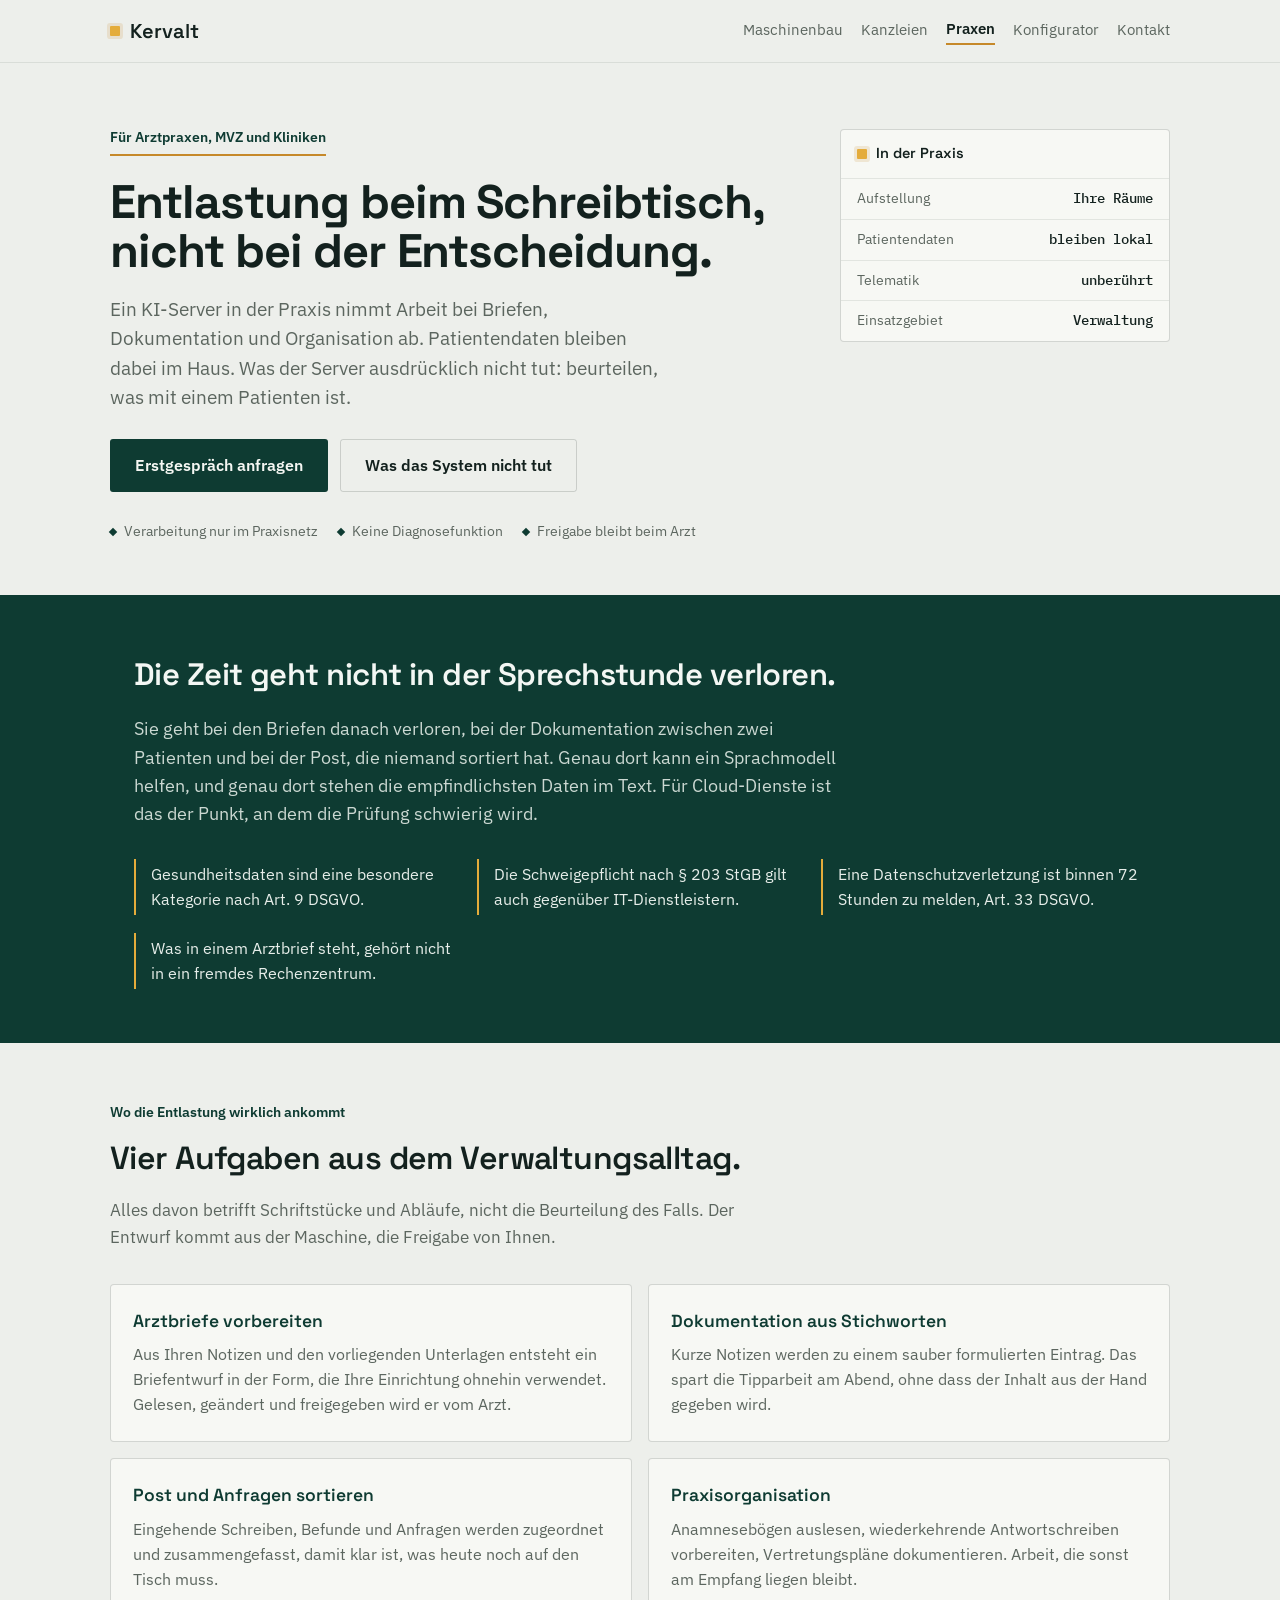
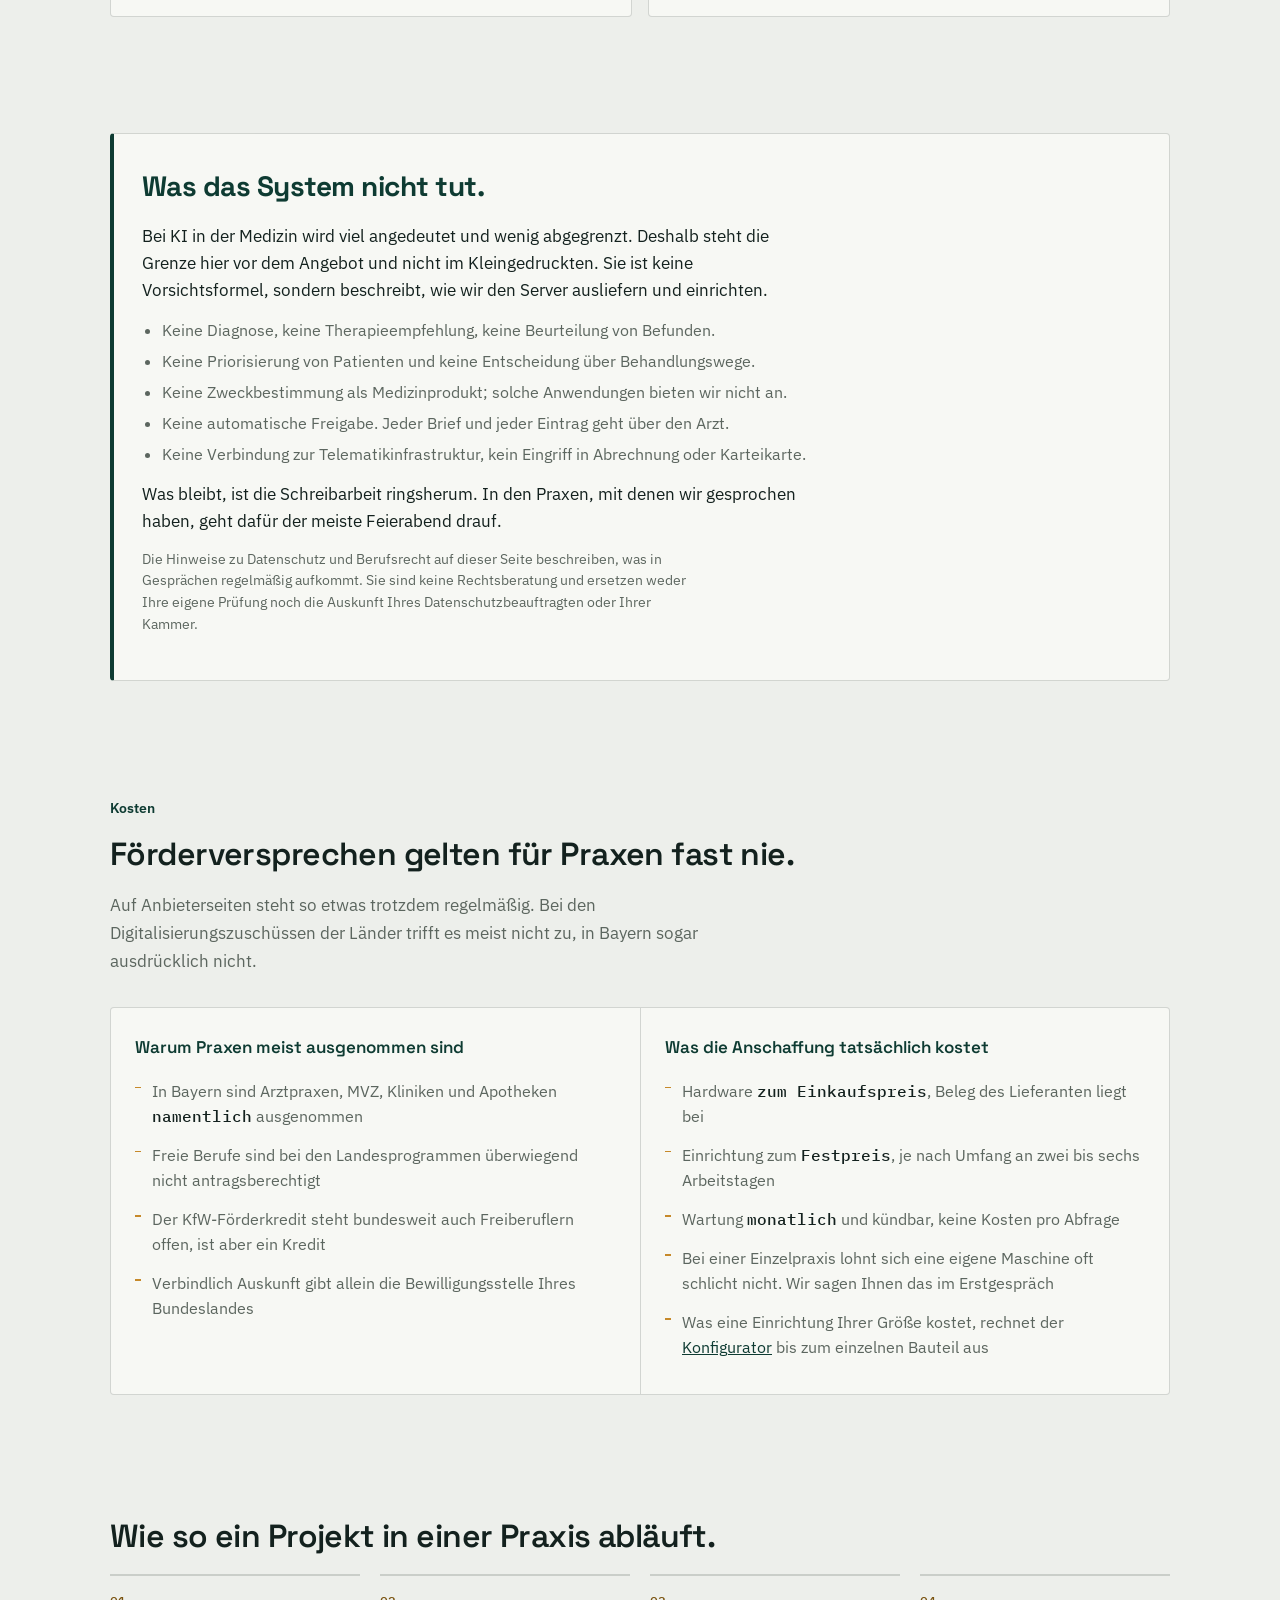
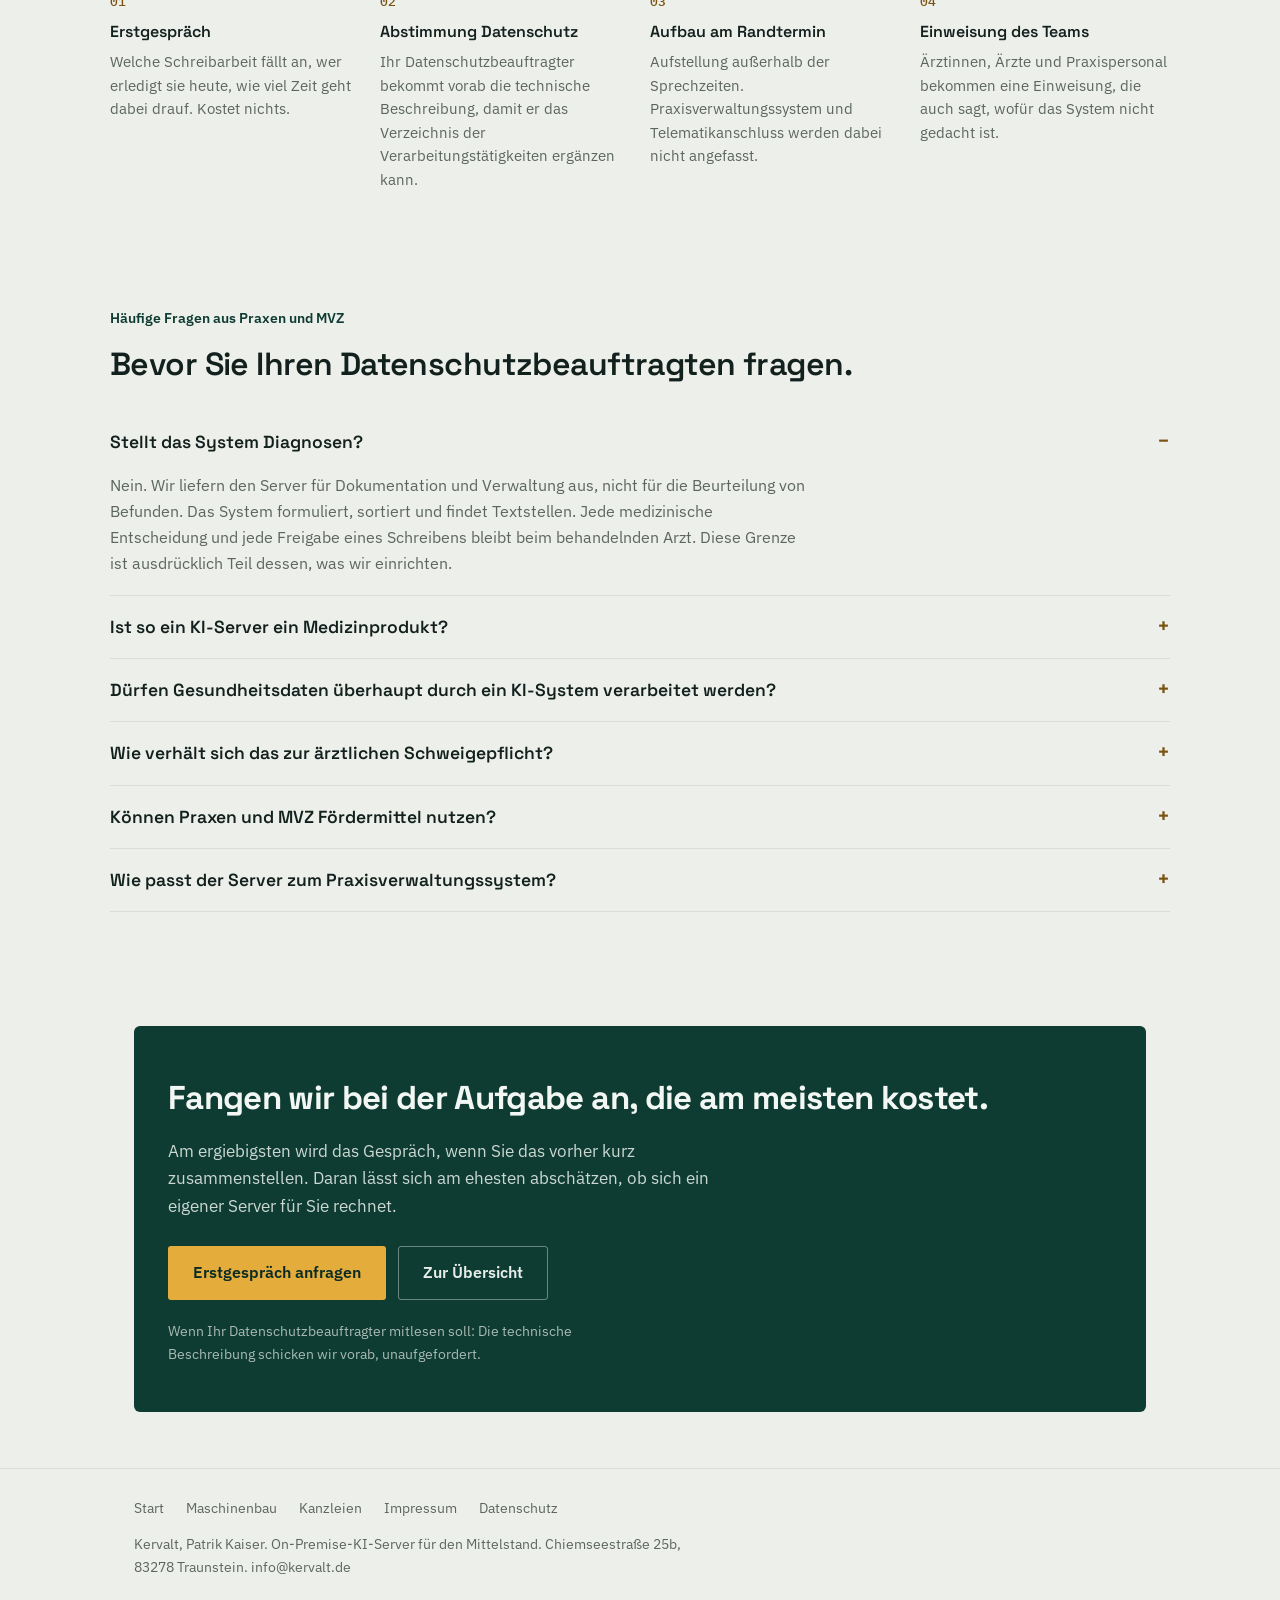
<file: ki-praxis/index.html>
<!doctype html>
<html lang="de">
<head>
<meta charset="utf-8">
<meta name="viewport" content="width=device-width,initial-scale=1">
<title>KI für Arztpraxen und MVZ, ohne Patientendaten aus dem Haus zu geben | Kervalt</title>
<meta name="description" content="On-Premise-KI für Praxen, MVZ und Kliniken: Entlastung bei Arztbriefen, Dokumentation und Praxisorganisation. Verarbeitung ausschließlich lokal, keine Diagnosefunktion, ärztliche Freigabe bleibt beim Arzt.">
<meta name="robots" content="index, follow, max-image-preview:large, max-snippet:-1">
<meta name="theme-color" content="#0E3B32">
<link rel="canonical" href="https://kervalt.de/ki-praxis/">
<link rel="icon" href="/assets/favicon.svg" type="image/svg+xml">
<link rel="stylesheet" href="/assets/style.css">

<meta property="og:type" content="website">
<meta property="og:site_name" content="Kervalt">
<meta property="og:locale" content="de_DE">
<meta property="og:title" content="KI für Arztpraxen und MVZ, ohne Patientendaten aus dem Haus zu geben">
<meta property="og:description" content="Entlastung bei Arztbriefen, Dokumentation und Organisation. Die Verarbeitung bleibt auf dem Server in der Praxis.">
<meta property="og:url" content="https://kervalt.de/ki-praxis/">
<meta property="og:image" content="https://kervalt.de/assets/og-praxis.png">
<meta property="og:image:width" content="1200">
<meta property="og:image:height" content="630">
<meta name="twitter:card" content="summary_large_image">

<script type="application/ld+json">
{
  "@context": "https://schema.org",
  "@graph": [
    {
      "@type": "Service",
      "@id": "https://kervalt.de/ki-praxis/#service",
      "name": "On-Premise-KI für Arztpraxen, MVZ und Kliniken",
      "serviceType": "Lokal betriebene KI-Infrastruktur",
      "provider": {"@id": "https://kervalt.de/#org"},
      "areaServed": {"@type": "Country", "name": "Deutschland"},
      "audience": {"@type": "BusinessAudience", "audienceType": "Arztpraxen, Medizinische Versorgungszentren, Kliniken"},
      "description": "KI-Server im Praxisnetz zur Entlastung bei Dokumentation, Arztbriefen und Verwaltung. Keine Diagnose- oder Therapiefunktion; die ärztliche Entscheidung bleibt beim Arzt."
    },
    {
      "@type": "WebPage",
      "@id": "https://kervalt.de/ki-praxis/",
      "url": "https://kervalt.de/ki-praxis/",
      "name": "KI für Arztpraxen und MVZ",
      "isPartOf": {"@id": "https://kervalt.de/#website"},
      "about": {"@id": "https://kervalt.de/ki-praxis/#service"},
      "inLanguage": "de-DE"
    },
    {
      "@type": "BreadcrumbList",
      "itemListElement": [
        {"@type": "ListItem", "position": 1, "name": "Start", "item": "https://kervalt.de/"},
        {"@type": "ListItem", "position": 2, "name": "KI für Praxen und MVZ", "item": "https://kervalt.de/ki-praxis/"}
      ]
    }
  ]
}
</script>
<script type="application/ld+json">
{
  "@context": "https://schema.org",
  "@type": "FAQPage",
  "mainEntity": [
    {"@type":"Question","name":"Stellt das System Diagnosen?","acceptedAnswer":{"@type":"Answer","text":"Nein. Wir liefern den Server für Dokumentation und Verwaltung aus, nicht für die Beurteilung von Befunden. Das System formuliert, sortiert und findet Textstellen. Jede medizinische Entscheidung und jede Freigabe eines Schreibens bleibt beim behandelnden Arzt. Diese Grenze ist ausdrücklich Teil dessen, was wir einrichten."}},
    {"@type":"Question","name":"Ist so ein KI-Server ein Medizinprodukt?","acceptedAnswer":{"@type":"Answer","text":"So wie wir ihn ausliefern, ist er es nicht: Er dient der Dokumentation und der Verwaltung und hat keine Zweckbestimmung für Diagnose, Therapie oder Überwachung. Wer ein solches System für die Beurteilung von Befunden einsetzen möchte, bewegt sich in einem anderen regulatorischen Rahmen mit eigenen Anforderungen. Solche Anwendungen bieten wir nicht an."}},
    {"@type":"Question","name":"Dürfen Gesundheitsdaten überhaupt durch ein KI-System verarbeitet werden?","acceptedAnswer":{"@type":"Answer","text":"Gesundheitsdaten gehören zu den besonderen Kategorien nach Art. 9 DSGVO und verlangen eine belastbare Rechtsgrundlage sowie strenge technische und organisatorische Maßnahmen. Ein Server in der Praxis nimmt zwei Punkte aus der Prüfung heraus: die Übermittlung in ein Drittland und den externen Auftragsverarbeiter für die laufende Verarbeitung. Rechtsgrundlage, Zweckbindung, Zugriffsrechte, Löschfristen und die Aufnahme in das Verzeichnis der Verarbeitungstätigkeiten bleiben Aufgabe der Praxis. Das ist keine Rechtsberatung."}},
    {"@type":"Question","name":"Wie verhält sich das zur ärztlichen Schweigepflicht?","acceptedAnswer":{"@type":"Answer","text":"Die Schweigepflicht nach § 203 StGB gilt unverändert. Solange die Verarbeitung auf dem Server in Ihren Räumen stattfindet, ist kein Dritter beteiligt. Beim Wartungszugang kann ein Dienstleister technisch an Daten gelangen; deshalb unterzeichnen wir vor dem ersten Zugriff eine Verpflichtung zur Verschwiegenheit, arbeiten mit Freigabe im Einzelfall statt Dauerzugang und protokollieren jede Sitzung. Auf Wunsch richten wir den Server ganz ohne Fernzugang ein."}},
    {"@type":"Question","name":"Können Praxen und MVZ Fördermittel nutzen?","acceptedAnswer":{"@type":"Answer","text":"Bei den Digitalisierungszuschüssen der Länder meist nicht. In Bayern sind Arztpraxen, Medizinische Versorgungszentren, Kliniken und Apotheken in der Richtlinie namentlich als nicht antragsberechtigt aufgeführt, ebenso freie Berufe allgemein; andere Länder handhaben es ähnlich, aber nicht überall gleich. Der KfW-Förderkredit Digitalisierung steht bundesweit auch Freiberuflern offen, ist aber ein Kredit. Für Kliniken können eigene Programme in Frage kommen; das gehört in eine Beratung, die wir nicht leisten."}},
    {"@type":"Question","name":"Wie passt der Server zum Praxisverwaltungssystem?","acceptedAnswer":{"@type":"Answer","text":"Er ersetzt es nicht und greift auch nicht in die Telematikinfrastruktur ein. Angebunden wird lesend, meist über einen Export oder die Dokumentenablage. Ihr Praxisverwaltungssystem bleibt das führende System für Abrechnung und Karteikarte."}}
  ]
}
</script>
</head>
<body>
<a class="skip" href="#inhalt">Zum Inhalt springen</a>

<header class="hd">
  <div class="wrap hd-in">
    <a class="wordmark" href="/"><span class="led" aria-hidden="true"></span>Kervalt</a>
    <nav class="nav" aria-label="Hauptnavigation">
      <a href="/ki-maschinenbau/">Maschinenbau</a>
      <a href="/ki-kanzlei/">Kanzleien</a>
      <a href="/ki-praxis/" aria-current="page">Praxen</a>
      <a href="/konfigurator/">Konfigurator</a>
      <a href="mailto:info@kervalt.de">Kontakt</a>
    </nav>
  </div>
</header>

<main id="inhalt">

  <section class="hero wrap">
    <div>
      <span class="kicker">Für Arztpraxen, MVZ und Kliniken</span>
      <h1>Entlastung beim Schreibtisch, nicht bei der Entscheidung.</h1>
      <p class="lead">Ein KI-Server in der Praxis nimmt Arbeit bei Briefen, Dokumentation und Organisation ab. Patientendaten bleiben dabei im Haus. Was der Server ausdrücklich nicht tut: beurteilen, was mit einem Patienten ist.</p>
      <div class="cta-row">
        <a class="btn btn-primary" href="mailto:info@kervalt.de?subject=Erstgespr%C3%A4ch%20KI%20in%20der%20Praxis&amp;body=Guten%20Tag%2C%0A%0Awir%20sind%20eine%20Praxis%20bzw.%20ein%20MVZ%20und%20interessieren%20uns%20f%C3%BCr%20einen%20KI-Server%20im%20eigenen%20Haus.%0A%0AEinrichtung%3A%20%0AAnzahl%20%C3%84rztinnen%2F%C3%84rzte%20und%20Mitarbeitende%3A%20%0AWorum%20es%20zuerst%20gehen%20soll%3A%20%0A%0AViele%20Gr%C3%BC%C3%9Fe%0A">Erstgespräch anfragen</a>
        <a class="btn btn-ghost" href="#grenzen">Was das System nicht tut</a>
      </div>
      <div class="trust">
        <span><i class="tick" aria-hidden="true"></i> Verarbeitung nur im Praxisnetz</span>
        <span><i class="tick" aria-hidden="true"></i> Keine Diagnosefunktion</span>
        <span><i class="tick" aria-hidden="true"></i> Freigabe bleibt beim Arzt</span>
      </div>
    </div>
    <aside class="plate" aria-label="Eckdaten für Praxen">
      <div class="plate-hd"><span class="led" aria-hidden="true"></span>In der Praxis</div>
      <dl>
        <div class="row"><dt>Aufstellung</dt><dd>Ihre Räume</dd></div>
        <div class="row"><dt>Patientendaten</dt><dd>bleiben lokal</dd></div>
        <div class="row"><dt>Telematik</dt><dd>unberührt</dd></div>
        <div class="row"><dt>Einsatzgebiet</dt><dd>Verwaltung</dd></div>
      </dl>
    </aside>
  </section>

  <section class="band">
    <div class="wrap">
      <h2>Die Zeit geht nicht in der Sprechstunde verloren.</h2>
      <p>Sie geht bei den Briefen danach verloren, bei der Dokumentation zwischen zwei Patienten und bei der Post, die niemand sortiert hat. Genau dort kann ein Sprachmodell helfen, und genau dort stehen die empfindlichsten Daten im Text. Für Cloud-Dienste ist das der Punkt, an dem die Prüfung schwierig wird.</p>
      <ul class="band-list">
        <li>Gesundheitsdaten sind eine besondere Kategorie nach Art. 9 DSGVO.</li>
        <li>Die Schweigepflicht nach § 203 StGB gilt auch gegenüber IT-Dienstleistern.</li>
        <li>Eine Datenschutzverletzung ist binnen 72 Stunden zu melden, Art. 33 DSGVO.</li>
        <li>Was in einem Arztbrief steht, gehört nicht in ein fremdes Rechenzentrum.</li>
      </ul>
    </div>
  </section>

  <section class="sec wrap">
    <span class="eyebrow">Wo die Entlastung wirklich ankommt</span>
    <h2>Vier Aufgaben aus dem Verwaltungsalltag.</h2>
    <p class="sub">Alles davon betrifft Schriftstücke und Abläufe, nicht die Beurteilung des Falls. Der Entwurf kommt aus der Maschine, die Freigabe von Ihnen.</p>
    <div class="cards">
      <article class="card">
        <h3>Arztbriefe vorbereiten</h3>
        <p>Aus Ihren Notizen und den vorliegenden Unterlagen entsteht ein Briefentwurf in der Form, die Ihre Einrichtung ohnehin verwendet. Gelesen, geändert und freigegeben wird er vom Arzt.</p>
      </article>
      <article class="card">
        <h3>Dokumentation aus Stichworten</h3>
        <p>Kurze Notizen werden zu einem sauber formulierten Eintrag. Das spart die Tipparbeit am Abend, ohne dass der Inhalt aus der Hand gegeben wird.</p>
      </article>
      <article class="card">
        <h3>Post und Anfragen sortieren</h3>
        <p>Eingehende Schreiben, Befunde und Anfragen werden zugeordnet und zusammengefasst, damit klar ist, was heute noch auf den Tisch muss.</p>
      </article>
      <article class="card">
        <h3>Praxisorganisation</h3>
        <p>Anamnesebögen auslesen, wiederkehrende Antwortschreiben vorbereiten, Vertretungspläne dokumentieren. Arbeit, die sonst am Empfang liegen bleibt.</p>
      </article>
    </div>
  </section>

  <section class="sec wrap" id="grenzen">
    <div class="panel plain">
      <h2>Was das System nicht tut.</h2>
      <p>Bei KI in der Medizin wird viel angedeutet und wenig abgegrenzt. Deshalb steht die Grenze hier vor dem Angebot und nicht im Kleingedruckten. Sie ist keine Vorsichtsformel, sondern beschreibt, wie wir den Server ausliefern und einrichten.</p>
      <ul>
        <li>Keine Diagnose, keine Therapieempfehlung, keine Beurteilung von Befunden.</li>
        <li>Keine Priorisierung von Patienten und keine Entscheidung über Behandlungswege.</li>
        <li>Keine Zweckbestimmung als Medizinprodukt; solche Anwendungen bieten wir nicht an.</li>
        <li>Keine automatische Freigabe. Jeder Brief und jeder Eintrag geht über den Arzt.</li>
        <li>Keine Verbindung zur Telematikinfrastruktur, kein Eingriff in Abrechnung oder Karteikarte.</li>
      </ul>
      <p>Was bleibt, ist die Schreibarbeit ringsherum. In den Praxen, mit denen wir gesprochen haben, geht dafür der meiste Feierabend drauf.</p>
      <p class="hint">Die Hinweise zu Datenschutz und Berufsrecht auf dieser Seite beschreiben, was in Gesprächen regelmäßig aufkommt. Sie sind keine Rechtsberatung und ersetzen weder Ihre eigene Prüfung noch die Auskunft Ihres Datenschutzbeauftragten oder Ihrer Kammer.</p>
    </div>
  </section>

  <section class="sec wrap">
    <span class="eyebrow">Kosten</span>
    <h2>Förderversprechen gelten für Praxen fast nie.</h2>
    <p class="sub">Auf Anbieterseiten steht so etwas trotzdem regelmäßig. Bei den Digitalisierungszuschüssen der Länder trifft es meist nicht zu, in Bayern sogar ausdrücklich nicht.</p>
    <div class="split">
      <div>
        <h3>Warum Praxen meist ausgenommen sind</h3>
        <ul>
          <li>In Bayern sind Arztpraxen, MVZ, Kliniken und Apotheken <span class="amount">namentlich</span> ausgenommen</li>
          <li>Freie Berufe sind bei den Landesprogrammen überwiegend nicht antragsberechtigt</li>
          <li>Der KfW-Förderkredit steht bundesweit auch Freiberuflern offen, ist aber ein Kredit</li>
          <li>Verbindlich Auskunft gibt allein die Bewilligungsstelle Ihres Bundeslandes</li>
        </ul>
      </div>
      <div>
        <h3>Was die Anschaffung tatsächlich kostet</h3>
        <ul>
          <li>Hardware <span class="amount">zum Einkaufspreis</span>, Beleg des Lieferanten liegt bei</li>
          <li>Einrichtung zum <span class="amount">Festpreis</span>, je nach Umfang an zwei bis sechs Arbeitstagen</li>
          <li>Wartung <span class="amount">monatlich</span> und kündbar, keine Kosten pro Abfrage</li>
          <li>Bei einer Einzelpraxis lohnt sich eine eigene Maschine oft schlicht nicht. Wir sagen Ihnen das im Erstgespräch</li>
          <li>Was eine Einrichtung Ihrer Größe kostet, rechnet der <a href="/konfigurator/">Konfigurator</a> bis zum einzelnen Bauteil aus</li>
        </ul>
      </div>
    </div>
  </section>

  <section class="sec wrap">
    <h2>Wie so ein Projekt in einer Praxis abläuft.</h2>
    <div class="steps">
      <div class="step"><div class="n">01</div><h3>Erstgespräch</h3><p>Welche Schreibarbeit fällt an, wer erledigt sie heute, wie viel Zeit geht dabei drauf. Kostet nichts.</p></div>
      <div class="step"><div class="n">02</div><h3>Abstimmung Datenschutz</h3><p>Ihr Datenschutzbeauftragter bekommt vorab die technische Beschreibung, damit er das Verzeichnis der Verarbeitungstätigkeiten ergänzen kann.</p></div>
      <div class="step"><div class="n">03</div><h3>Aufbau am Randtermin</h3><p>Aufstellung außerhalb der Sprechzeiten. Praxisverwaltungssystem und Telematikanschluss werden dabei nicht angefasst.</p></div>
      <div class="step"><div class="n">04</div><h3>Einweisung des Teams</h3><p>Ärztinnen, Ärzte und Praxispersonal bekommen eine Einweisung, die auch sagt, wofür das System nicht gedacht ist.</p></div>
    </div>
  </section>

  <section class="sec wrap faq">
    <span class="eyebrow">Häufige Fragen aus Praxen und MVZ</span>
    <h2>Bevor Sie Ihren Datenschutzbeauftragten fragen.</h2>
    <div style="margin-top:20px">
      <details open>
        <summary>Stellt das System Diagnosen?</summary>
        <p>Nein. Wir liefern den Server für Dokumentation und Verwaltung aus, nicht für die Beurteilung von Befunden. Das System formuliert, sortiert und findet Textstellen. Jede medizinische Entscheidung und jede Freigabe eines Schreibens bleibt beim behandelnden Arzt. Diese Grenze ist ausdrücklich Teil dessen, was wir einrichten.</p>
      </details>
      <details>
        <summary>Ist so ein KI-Server ein Medizinprodukt?</summary>
        <p>So wie wir ihn ausliefern, ist er es nicht: Er dient der Dokumentation und der Verwaltung und hat keine Zweckbestimmung für Diagnose, Therapie oder Überwachung. Wer ein solches System für die Beurteilung von Befunden einsetzen möchte, bewegt sich in einem anderen regulatorischen Rahmen mit eigenen Anforderungen. Solche Anwendungen bieten wir nicht an.</p>
      </details>
      <details>
        <summary>Dürfen Gesundheitsdaten überhaupt durch ein KI-System verarbeitet werden?</summary>
        <p>Gesundheitsdaten gehören zu den besonderen Kategorien nach Art. 9 DSGVO und verlangen eine belastbare Rechtsgrundlage sowie strenge technische und organisatorische Maßnahmen. Ein Server in der Praxis nimmt zwei Punkte aus der Prüfung heraus: die Übermittlung in ein Drittland und den externen Auftragsverarbeiter für die laufende Verarbeitung. Rechtsgrundlage, Zweckbindung, Zugriffsrechte, Löschfristen und die Aufnahme in das Verzeichnis der Verarbeitungstätigkeiten bleiben Aufgabe der Praxis. Das ist keine Rechtsberatung.</p>
      </details>
      <details>
        <summary>Wie verhält sich das zur ärztlichen Schweigepflicht?</summary>
        <p>Die Schweigepflicht nach § 203 StGB gilt unverändert. Solange die Verarbeitung auf dem Server in Ihren Räumen stattfindet, ist kein Dritter beteiligt. Beim Wartungszugang kann ein Dienstleister technisch an Daten gelangen; deshalb unterzeichnen wir vor dem ersten Zugriff eine Verpflichtung zur Verschwiegenheit, arbeiten mit Freigabe im Einzelfall statt Dauerzugang und protokollieren jede Sitzung. Auf Wunsch richten wir den Server ganz ohne Fernzugang ein.</p>
      </details>
      <details>
        <summary>Können Praxen und MVZ Fördermittel nutzen?</summary>
        <p>Bei den Digitalisierungszuschüssen der Länder meist nicht. In Bayern sind Arztpraxen, Medizinische Versorgungszentren, Kliniken und Apotheken in der Richtlinie namentlich als nicht antragsberechtigt aufgeführt, ebenso freie Berufe allgemein; andere Länder handhaben es ähnlich, aber nicht überall gleich. Der KfW-Förderkredit Digitalisierung steht bundesweit auch Freiberuflern offen, ist aber ein Kredit. Für Kliniken können eigene Programme in Frage kommen; das gehört in eine Beratung, die wir nicht leisten.</p>
      </details>
      <details>
        <summary>Wie passt der Server zum Praxisverwaltungssystem?</summary>
        <p>Er ersetzt es nicht und greift auch nicht in die Telematikinfrastruktur ein. Angebunden wird lesend, meist über einen Export oder die Dokumentenablage. Ihr Praxisverwaltungssystem bleibt das führende System für Abrechnung und Karteikarte.</p>
      </details>
    </div>
  </section>

  <section class="wrap">
    <div class="cta">
      <h2>Fangen wir bei der Aufgabe an, die am meisten kostet.</h2>
      <p>Am ergiebigsten wird das Gespräch, wenn Sie das vorher kurz zusammenstellen. Daran lässt sich am ehesten abschätzen, ob sich ein eigener Server für Sie rechnet.</p>
      <div class="cta-row">
        <a class="btn btn-brass" href="mailto:info@kervalt.de?subject=Erstgespr%C3%A4ch%20KI%20in%20der%20Praxis&amp;body=Guten%20Tag%2C%0A%0Awir%20sind%20eine%20Praxis%20bzw.%20ein%20MVZ%20und%20interessieren%20uns%20f%C3%BCr%20einen%20KI-Server%20im%20eigenen%20Haus.%0A%0AEinrichtung%3A%20%0AAnzahl%20%C3%84rztinnen%2F%C3%84rzte%20und%20Mitarbeitende%3A%20%0AWorum%20es%20zuerst%20gehen%20soll%3A%20%0A%0AViele%20Gr%C3%BC%C3%9Fe%0A">Erstgespräch anfragen</a>
        <a class="btn btn-onpine" href="/">Zur Übersicht</a>
      </div>
      <p class="note">Wenn Ihr Datenschutzbeauftragter mitlesen soll: Die technische Beschreibung schicken wir vorab, unaufgefordert.</p>
    </div>
  </section>

</main>

<footer class="ft">
  <div class="wrap">
    <nav aria-label="Fußzeile">
      <a href="/">Start</a>
      <a href="/ki-maschinenbau/">Maschinenbau</a>
      <a href="/ki-kanzlei/">Kanzleien</a>
      <a href="/impressum/">Impressum</a>
      <a href="/datenschutz/">Datenschutz</a>
    </nav>
    <p>Kervalt, Patrik Kaiser. On-Premise-KI-Server für den Mittelstand. Chiemseestraße 25b, 83278 Traunstein. <a href="mailto:info@kervalt.de">info@kervalt.de</a></p>
  </div>
</footer>

</body>
</html>
</file>
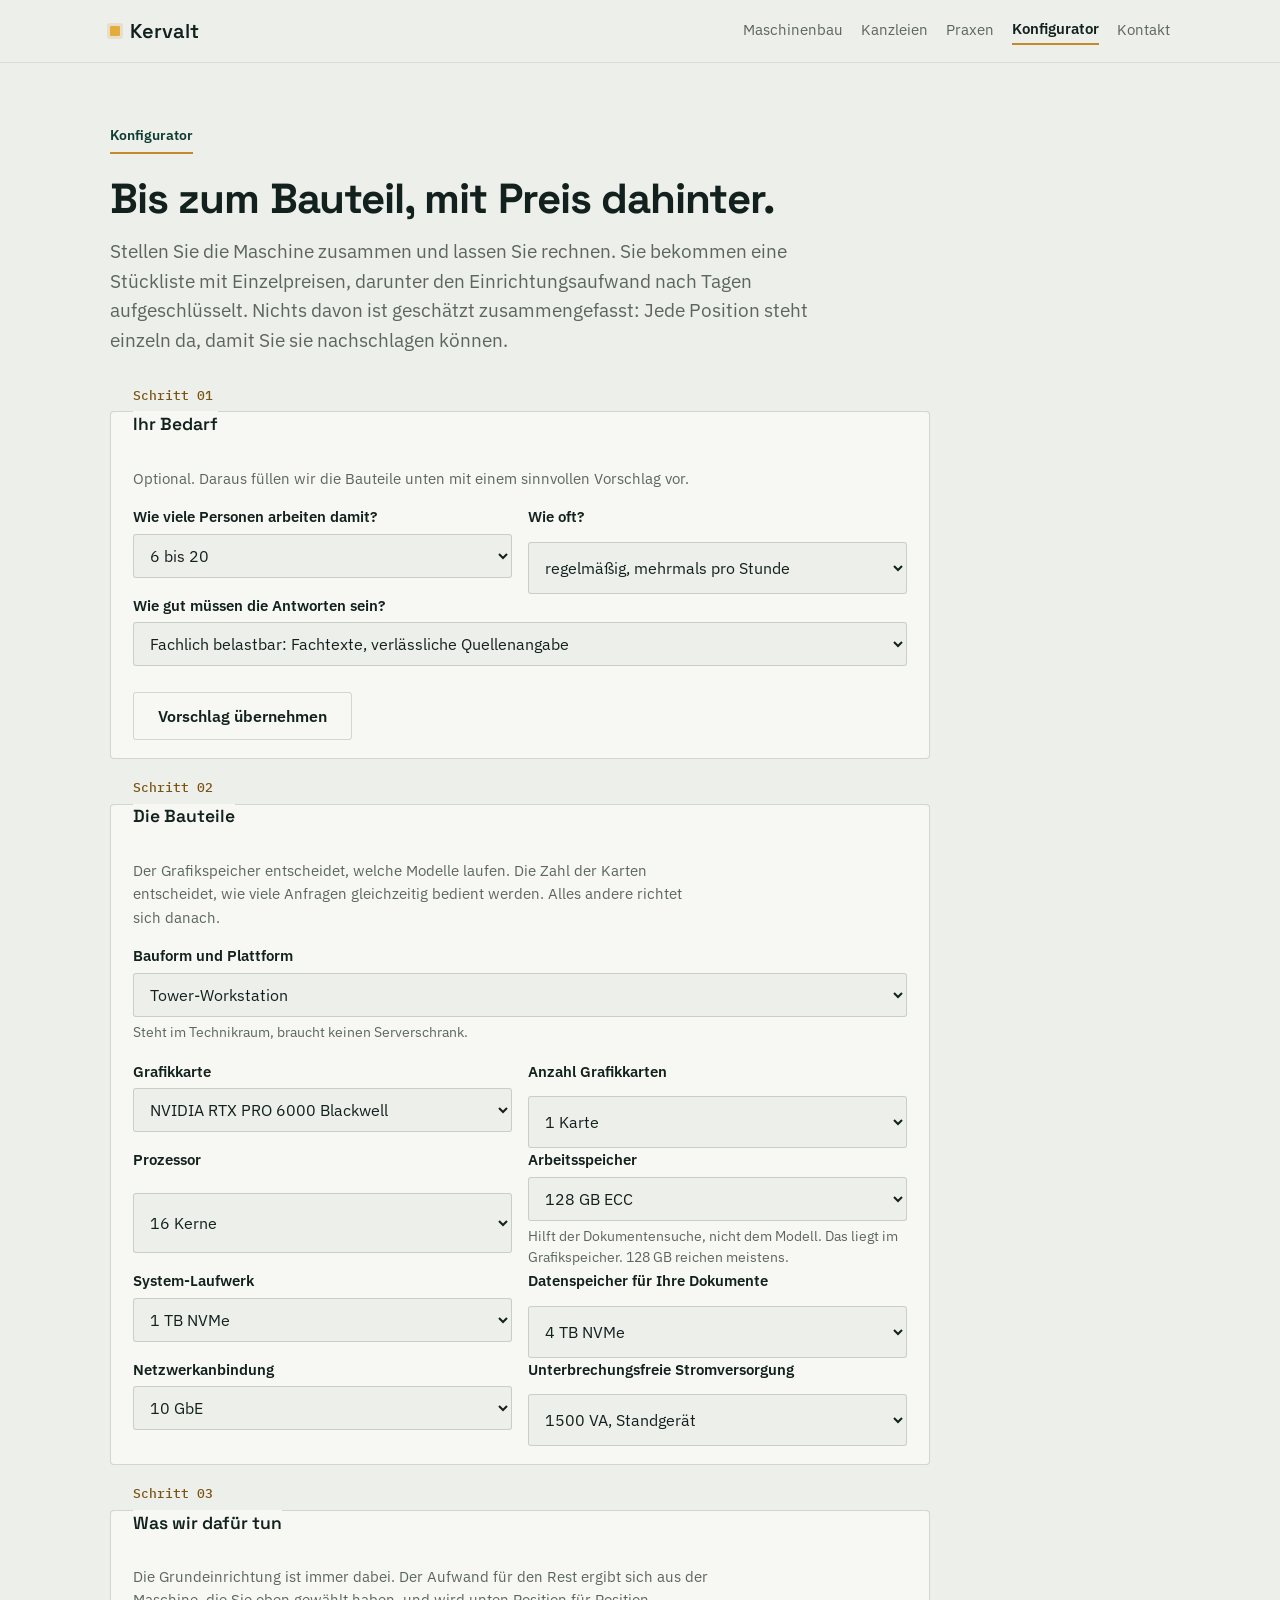
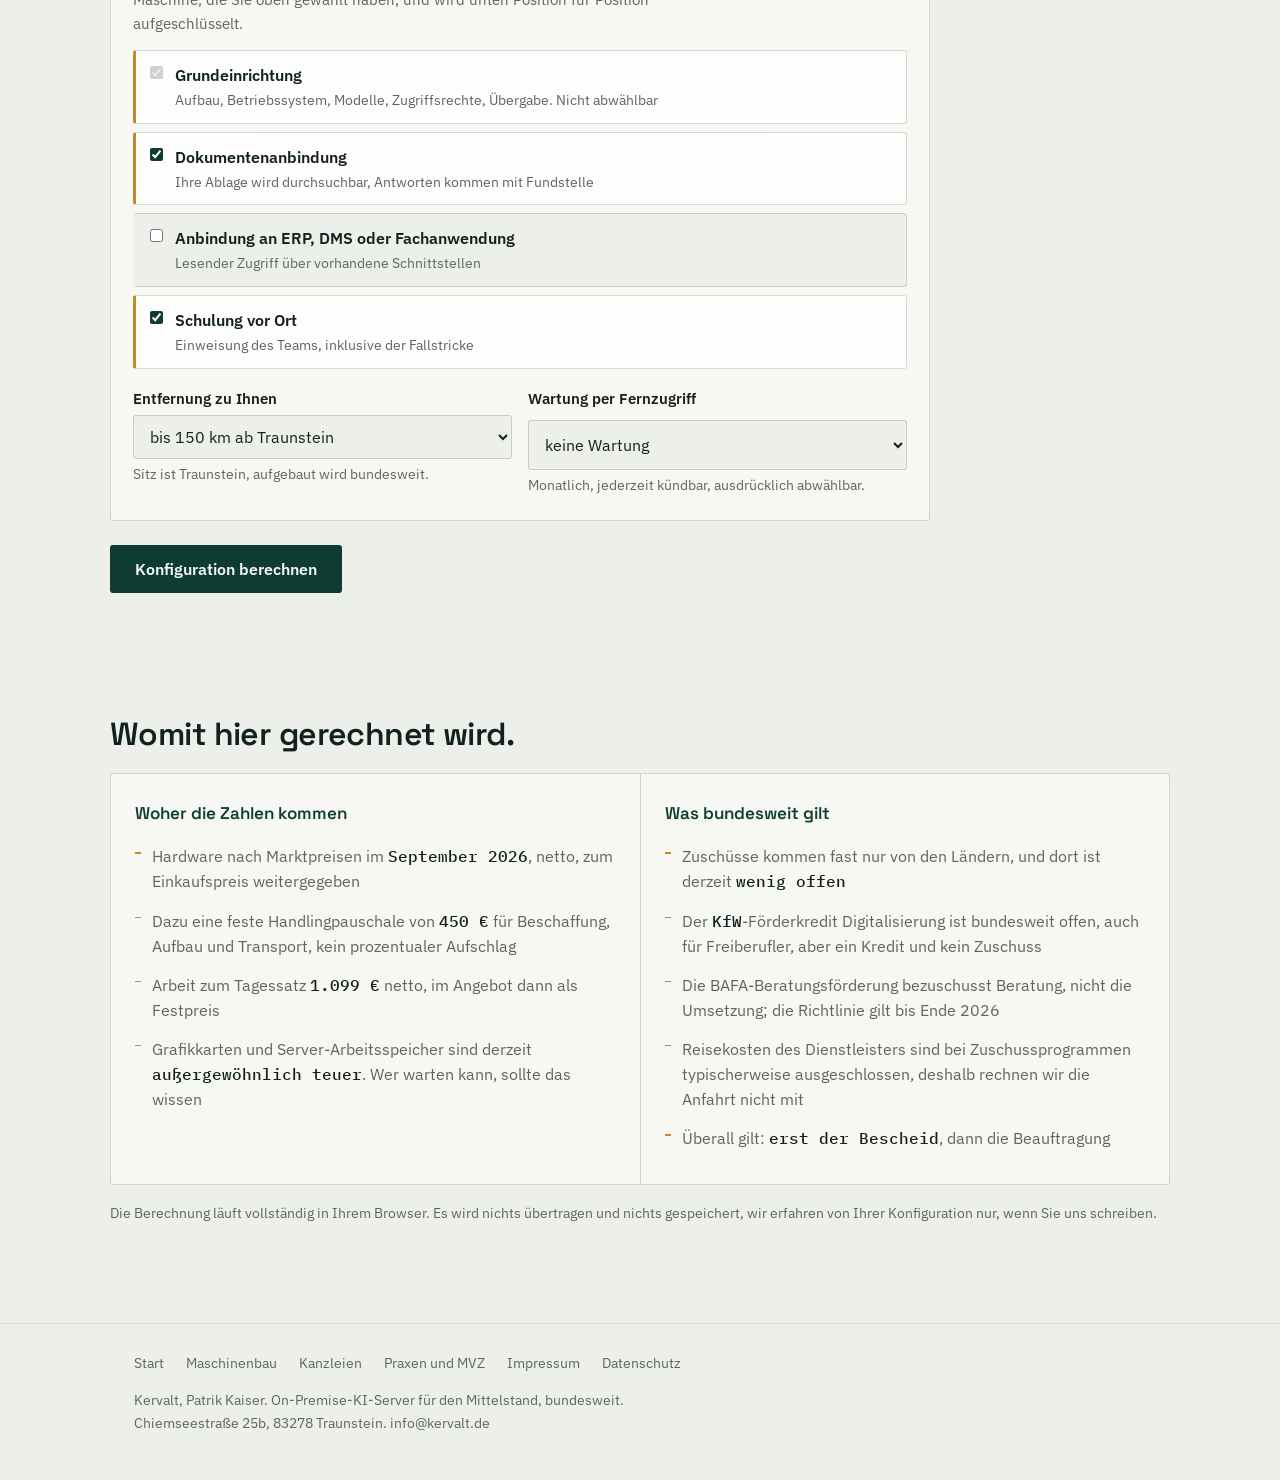
<file: konfigurator/index.html>
<!doctype html>
<html lang="de">
<head>
<meta charset="utf-8">
<meta name="viewport" content="width=device-width,initial-scale=1">
<title>KI-Server konfigurieren: Stückliste, Preis und Förderanteil | Kervalt</title>
<meta name="description" content="Konfigurieren Sie Ihren On-Premise-KI-Server bis zum Bauteil und lassen Sie sich die Stückliste mit Einzelpreisen ausgeben, dazu die Einrichtungskosten nach Aufwand und für alle 16 Bundesländer den geprüften Stand der Förderung.">
<meta name="robots" content="index, follow, max-image-preview:large, max-snippet:-1">
<meta name="theme-color" content="#0E3B32">
<link rel="canonical" href="https://kervalt.de/konfigurator/">
<link rel="icon" href="/assets/favicon.svg" type="image/svg+xml">
<link rel="stylesheet" href="/assets/style.css">

<meta property="og:type" content="website">
<meta property="og:site_name" content="Kervalt">
<meta property="og:locale" content="de_DE">
<meta property="og:title" content="KI-Server konfigurieren: Stückliste, Preis und Förderanteil">
<meta property="og:description" content="Bis zum Bauteil konfigurieren, Stückliste mit Einzelpreisen bekommen, Einrichtungsaufwand nachvollziehen.">
<meta property="og:url" content="https://kervalt.de/konfigurator/">
<meta property="og:image" content="https://kervalt.de/assets/og-konfigurator.png">
<meta property="og:image:width" content="1200">
<meta property="og:image:height" content="630">
<meta name="twitter:card" content="summary_large_image">

<script type="application/ld+json">
{
  "@context": "https://schema.org",
  "@graph": [
    {
      "@type": "WebPage",
      "@id": "https://kervalt.de/konfigurator/",
      "url": "https://kervalt.de/konfigurator/",
      "name": "Konfigurator für On-Premise-KI-Server",
      "description": "Konfiguration eines KI-Servers bis zum Bauteil mit Stückliste, Einzelpreisen, Einrichtungsaufwand und Ermittlung des förderfähigen Anteils.",
      "isPartOf": {"@id": "https://kervalt.de/#website"},
      "about": {"@id": "https://kervalt.de/#service"},
      "inLanguage": "de-DE"
    },
    {
      "@type": "BreadcrumbList",
      "itemListElement": [
        {"@type": "ListItem", "position": 1, "name": "Start", "item": "https://kervalt.de/"},
        {"@type": "ListItem", "position": 2, "name": "Konfigurator", "item": "https://kervalt.de/konfigurator/"}
      ]
    }
  ]
}
</script>
</head>
<body>
<a class="skip" href="#inhalt">Zum Inhalt springen</a>

<header class="hd">
  <div class="wrap hd-in">
    <a class="wordmark" href="/"><span class="led" aria-hidden="true"></span>Kervalt</a>
    <nav class="nav" aria-label="Hauptnavigation">
      <a href="/ki-maschinenbau/">Maschinenbau</a>
      <a href="/ki-kanzlei/">Kanzleien</a>
      <a href="/ki-praxis/">Praxen</a>
      <a href="/konfigurator/" aria-current="page">Konfigurator</a>
      <a href="mailto:info@kervalt.de">Kontakt</a>
    </nav>
  </div>
</header>

<main id="inhalt">

  <section class="sec wrap" style="padding-bottom:4px">
    <span class="kicker">Konfigurator</span>
    <h1 style="font-family:'Space Grotesk',sans-serif;font-weight:700;font-size:clamp(29px,4.4vw,42px);line-height:1.08;letter-spacing:-.022em;margin-bottom:16px">Bis zum Bauteil, mit Preis dahinter.</h1>
    <p class="lead" style="max-width:64ch">Stellen Sie die Maschine zusammen und lassen Sie rechnen. Sie bekommen eine Stückliste mit Einzelpreisen, darunter den Einrichtungsaufwand nach Tagen aufgeschlüsselt. Nichts davon ist geschätzt zusammengefasst: Jede Position steht einzeln da, damit Sie sie nachschlagen können.</p>
    <noscript>
      <p class="hint" style="margin-top:22px;border-left:3px solid var(--brass);padding-left:14px">Für die Berechnung wird JavaScript gebraucht. Ohne das hilft die <a href="/#appliances">Übersicht der Stufen</a> weiter, oder Sie schreiben uns an <a href="mailto:info@kervalt.de">info@kervalt.de</a>.</p>
    </noscript>
  </section>

  <section class="sec wrap" style="padding-top:26px">
    <form id="cfg" class="cfgform">

      <fieldset class="q">
        <legend><span class="qnum">Schritt 01</span>Ihr Bedarf</legend>
        <p class="qhint">Optional. Daraus füllen wir die Bauteile unten mit einem sinnvollen Vorschlag vor.</p>
        <div class="sel-2">
          <div class="sel">
            <label for="users">Wie viele Personen arbeiten damit?</label>
            <select id="users">
              <option value="a">1 bis 5</option>
              <option value="b" selected>6 bis 20</option>
              <option value="c">21 bis 60</option>
              <option value="d">mehr als 60</option>
            </select>
          </div>
          <div class="sel">
            <label for="intens">Wie oft?</label>
            <select id="intens">
              <option value="a">gelegentlich, ein paar Mal am Tag</option>
              <option value="b" selected>regelmäßig, mehrmals pro Stunde</option>
              <option value="c">dauerhaft, im Arbeitsablauf</option>
            </select>
          </div>
        </div>
        <div class="sel">
          <label for="qual">Wie gut müssen die Antworten sein?</label>
          <select id="qual">
            <option value="a">Solide Hilfe: zusammenfassen, umformulieren, sortieren</option>
            <option value="b" selected>Fachlich belastbar: Fachtexte, verlässliche Quellenangabe</option>
            <option value="c">Anspruchsvoll: schwierige Fachsprache, mehrsprachig, hohe Genauigkeit</option>
          </select>
        </div>
        <div class="cfg-go">
          <button class="btn btn-ghost" type="button" id="vorschlag">Vorschlag übernehmen</button>
          <span class="miss" id="vorschlag-info"></span>
        </div>
      </fieldset>

      <fieldset class="q" style="margin-top:18px">
        <legend><span class="qnum">Schritt 02</span>Die Bauteile</legend>
        <p class="qhint">Der Grafikspeicher entscheidet, welche Modelle laufen. Die Zahl der Karten entscheidet, wie viele Anfragen gleichzeitig bedient werden. Alles andere richtet sich danach.</p>

        <div class="sel">
          <label for="bauform">Bauform und Plattform</label>
          <select id="bauform"></select>
          <small id="bauform-hint"></small>
        </div>

        <div class="sel-2">
          <div class="sel">
            <label for="gpu">Grafikkarte</label>
            <select id="gpu"></select>
          </div>
          <div class="sel">
            <label for="gpuN">Anzahl Grafikkarten</label>
            <select id="gpuN"></select>
          </div>
        </div>

        <div class="sel-2">
          <div class="sel">
            <label for="cpu">Prozessor</label>
            <select id="cpu"></select>
          </div>
          <div class="sel">
            <label for="ram">Arbeitsspeicher</label>
            <select id="ram"></select>
            <small>Hilft der Dokumentensuche, nicht dem Modell. Das liegt im Grafikspeicher. 128 GB reichen meistens.</small>
          </div>
        </div>

        <div class="sel-2">
          <div class="sel">
            <label for="sys">System-Laufwerk</label>
            <select id="sys"></select>
          </div>
          <div class="sel">
            <label for="disk">Datenspeicher für Ihre Dokumente</label>
            <select id="disk"></select>
          </div>
        </div>

        <div class="sel-2">
          <div class="sel">
            <label for="netz">Netzwerkanbindung</label>
            <select id="netz"></select>
          </div>
          <div class="sel">
            <label for="usv">Unterbrechungsfreie Stromversorgung</label>
            <select id="usv"></select>
          </div>
        </div>

        <div id="flags"></div>
      </fieldset>

      <fieldset class="q" style="margin-top:18px">
        <legend><span class="qnum">Schritt 03</span>Was wir dafür tun</legend>
        <p class="qhint">Die Grundeinrichtung ist immer dabei. Der Aufwand für den Rest ergibt sich aus der Maschine, die Sie oben gewählt haben, und wird unten Position für Position aufgeschlüsselt.</p>
        <div class="opts">
          <label class="opt on"><input type="checkbox" id="l-grund" checked disabled><span><b>Grundeinrichtung</b><small>Aufbau, Betriebssystem, Modelle, Zugriffsrechte, Übergabe. Nicht abwählbar</small></span></label>
          <label class="opt"><input type="checkbox" id="l-rag" checked><span><b>Dokumentenanbindung</b><small>Ihre Ablage wird durchsuchbar, Antworten kommen mit Fundstelle</small></span></label>
          <label class="opt"><input type="checkbox" id="l-schnitt"><span><b>Anbindung an ERP, DMS oder Fachanwendung</b><small>Lesender Zugriff über vorhandene Schnittstellen</small></span></label>
          <label class="opt"><input type="checkbox" id="l-schulung" checked><span><b>Schulung vor Ort</b><small>Einweisung des Teams, inklusive der Fallstricke</small></span></label>
        </div>
        <div class="sel-2" style="margin-top:18px">
          <div class="sel">
            <label for="anfahrt">Entfernung zu Ihnen</label>
            <select id="anfahrt"></select>
            <small>Sitz ist Traunstein, aufgebaut wird bundesweit.</small>
          </div>
          <div class="sel">
            <label for="wartung">Wartung per Fernzugriff</label>
            <select id="wartung"></select>
            <small>Monatlich, jederzeit kündbar, ausdrücklich abwählbar.</small>
          </div>
        </div>
      </fieldset>

      <div class="cfg-go" style="margin-top:24px">
        <button class="btn btn-primary" type="submit" id="berechnen">Konfiguration berechnen</button>
        <span class="miss" id="dirty-hint"></span>
      </div>
    </form>
  </section>

  <div id="ergebnis" hidden>

    <section class="sec wrap" style="padding-top:14px">
      <h2 id="erg-titel">Ihre Konfiguration</h2>
      <p class="sub" id="erg-sub"></p>

      <h3 style="margin-top:26px;margin-bottom:10px">Stückliste</h3>
      <div class="tbl-scroll">
        <table>
          <caption>Alle Beträge netto. Hardware zum Einkaufspreis, Marktpreise Stand September 2026.</caption>
          <thead>
            <tr><th scope="col">Position</th><th scope="col">Ausführung</th><th scope="col" class="r">Einzeln</th><th scope="col" class="r">Anzahl</th><th scope="col" class="r">Summe</th></tr>
          </thead>
          <tbody id="hw-body"></tbody>
          <tfoot id="hw-foot"></tfoot>
        </table>
      </div>

      <h3 style="margin-top:34px;margin-bottom:10px">Einrichtung und Service</h3>
      <div class="tbl-scroll">
        <table>
          <caption>Aufwand zum Tagessatz von 1.099 € netto. Der Umfang richtet sich nach der Maschine oben.</caption>
          <thead>
            <tr><th scope="col">Leistung</th><th scope="col">Warum</th><th scope="col" class="r">Aufwand</th><th scope="col" class="r">Betrag</th></tr>
          </thead>
          <tbody id="sv-body"></tbody>
          <tfoot id="sv-foot"></tfoot>
        </table>
      </div>

      <div class="totalbox" id="totalbox"></div>
      <p class="hint" style="margin-top:14px">Richtwerte auf Basis Ihrer Auswahl, kein Angebot. Ein verbindliches Angebot halten wir 14 Tage gültig, weil Grafikkarten- und Speicherpreise derzeit stark schwanken. Wenn Sie oben etwas ändern, rechnen Sie bitte erneut.</p>
    </section>

    <section class="sec wrap" style="padding-top:10px">
      <h2>Was davon förderfähig ist.</h2>
      <p class="sub">Zwei Punkte, die viele Anbieterseiten falsch darstellen. Erstens: Gefördert wird in aller Regel die Dienstleistung, nicht die Hardware. Der Server selbst fällt bei den meisten Zuschussprogrammen heraus, unsere Arbeit daran nicht.</p>
      <p class="sub" style="margin-bottom:26px">Zweitens: Die Landesprogramme sind 2026 dünn geworden. Wir haben am 8. September alle sechzehn durchgesehen. In <b>fünf</b> Ländern ist das Digitalisierungsprogramm beendet, <b>vier</b> sind nur eingeschränkt nutzbar (Antragsstopp, ausgeschöpfte Mittel, oder interne Digitalisierung wird seit 2026 gar nicht mehr gefördert), für <b>vier</b> ließ sich kein passendes Programm belegen. Bleiben <b>drei</b>, bei denen es sich zu rechnen lohnt.</p>

      <div class="flag">
        <p><b>Freie Berufe rechnen hier besser mit null.</b> Die Landesprogramme richten sich fast
        durchweg an die gewerbliche Wirtschaft. Kanzleien, Arztpraxen, MVZ, Kliniken und Apotheken
        sind meist nicht antragsberechtigt, in Bayern namentlich. Offen steht der KfW-Förderkredit,
        der ist aber ein Kredit. Näheres auf den Seiten für <a href="/ki-kanzlei/">Kanzleien</a>
        und <a href="/ki-praxis/">Praxen</a>.</p>
      </div>

      <div class="sel-2" style="margin-top:20px">
        <div class="sel">
          <label for="land">Ihr Bundesland</label>
          <select id="land"></select>
        </div>
        <div class="sel">
          <label for="satz">Angenommener Fördersatz</label>
          <select id="satz">
            <option value="0">kein Zuschuss</option>
            <option value="30">30 %</option>
            <option value="40">40 %</option>
            <option value="50" selected>50 %</option>
          </select>
          <small>Höchstbeträge der Landesprogramme liegen meist zwischen 7.500 und 30.000 € und greifen bei einem Projekt dieser Größe nicht. Begrenzend ist der Fördersatz auf den Dienstleistungsanteil.</small>
        </div>
      </div>

      <div id="land-note" class="flag"></div>

      <div class="foerder-out">
        <div>
          <div class="k">Förderfähiger Anteil Ihrer Konfiguration</div>
          <div class="z" id="f-basis">—</div>
          <div class="k" id="f-basis-sub" style="margin-top:6px"></div>
        </div>
        <div>
          <div class="k">Möglicher Zuschuss im Rechenbeispiel</div>
          <div class="z" id="f-zuschuss">—</div>
          <div class="k" id="f-rest" style="margin-top:6px"></div>
        </div>
      </div>

      <p class="hint" style="margin-top:16px">Rechenbeispiel auf Grundlage der von Ihnen gewählten Annahmen, keine Förderzusage. Zuschüsse sind freiwillige Leistungen ohne Rechtsanspruch, die Programme unterscheiden sich je Bundesland und ändern sich laufend. Verbindlich ist allein die Auskunft der Bewilligungsstelle. Wir leisten keine Förder-, Rechts- oder Steuerberatung.</p>

      <div class="cta-row">
        <a class="btn btn-primary" id="anfrage" href="mailto:info@kervalt.de">Angebot zu dieser Konfiguration anfragen</a>
        <a class="btn btn-ghost" href="#cfg">Konfiguration ändern</a>
      </div>
    </section>

  </div>

  <section class="sec wrap">
    <h2>Womit hier gerechnet wird.</h2>
    <div class="split">
      <div>
        <h3>Woher die Zahlen kommen</h3>
        <ul>
          <li>Hardware nach Marktpreisen im <span class="amount">September 2026</span>, netto, zum Einkaufspreis weitergegeben</li>
          <li>Dazu eine feste Handlingpauschale von <span class="amount">450 €</span> für Beschaffung, Aufbau und Transport, kein prozentualer Aufschlag</li>
          <li>Arbeit zum Tagessatz <span class="amount">1.099 €</span> netto, im Angebot dann als Festpreis</li>
          <li>Grafikkarten und Server-Arbeitsspeicher sind derzeit <span class="amount">außergewöhnlich teuer</span>. Wer warten kann, sollte das wissen</li>
        </ul>
      </div>
      <div>
        <h3>Was bundesweit gilt</h3>
        <ul>
          <li>Zuschüsse kommen fast nur von den Ländern, und dort ist derzeit <span class="amount">wenig offen</span></li>
          <li>Der <span class="amount">KfW</span>-Förderkredit Digitalisierung ist bundesweit offen, auch für Freiberufler, aber ein Kredit und kein Zuschuss</li>
          <li>Die BAFA-Beratungsförderung bezuschusst Beratung, nicht die Umsetzung; die Richtlinie gilt bis Ende 2026</li>
          <li>Reisekosten des Dienstleisters sind bei Zuschussprogrammen typischerweise ausgeschlossen, deshalb rechnen wir die Anfahrt nicht mit</li>
          <li>Überall gilt: <span class="amount">erst der Bescheid</span>, dann die Beauftragung</li>
        </ul>
      </div>
    </div>
    <p class="hint" style="margin-top:18px">Die Berechnung läuft vollständig in Ihrem Browser. Es wird nichts übertragen und nichts gespeichert, wir erfahren von Ihrer Konfiguration nur, wenn Sie uns schreiben.</p>
  </section>

</main>

<footer class="ft">
  <div class="wrap">
    <nav aria-label="Fußzeile">
      <a href="/">Start</a>
      <a href="/ki-maschinenbau/">Maschinenbau</a>
      <a href="/ki-kanzlei/">Kanzleien</a>
      <a href="/ki-praxis/">Praxen und MVZ</a>
      <a href="/impressum/">Impressum</a>
      <a href="/datenschutz/">Datenschutz</a>
    </nav>
    <p>Kervalt, Patrik Kaiser. On-Premise-KI-Server für den Mittelstand, bundesweit. Chiemseestraße 25b, 83278 Traunstein. <a href="mailto:info@kervalt.de">info@kervalt.de</a></p>
  </div>
</footer>

<script>
(function () {
  "use strict";

  /* ---- Preisbasis. Netto in Euro, Marktpreise Stand September 2026. ---- */
  var TAGESSATZ = 1099;
  var HANDLING = 450;

  var BAUFORM = {
    tower: { label: "Tower-Workstation", max: 2, preis: 1750,
             teil: "Gehäuse, Mainboard, 1600-W-Netzteil, Kühlung",
             hint: "Steht im Technikraum, braucht keinen Serverschrank." },
    rack4: { label: "Rack-Server 4 HE", max: 4, preis: 4200,
             teil: "Rackgehäuse 4 HE, Mainboard, redundante Netzteile, Kühlung",
             hint: "Für den Serverschrank, mit redundanten Netzteilen und Hot-Swap." },
    rack8: { label: "Rack-Server 4 HE, acht Steckplätze", max: 8, preis: 5900,
             teil: "Rackgehäuse 4 HE, Mainboard, redundante Netzteile, verstärkte Kühlung",
             hint: "Für den Dauerbetrieb mit vielen Karten. Kühlung und Stromversorgung müssen dazu passen." }
  };
  var GPU = {
    r5090: { label: "NVIDIA RTX 5090", detail: "32 GB GDDR7", vram: 32, preis: 4200 },
    rpro:  { label: "NVIDIA RTX PRO 6000 Blackwell", detail: "96 GB GDDR7, ECC", vram: 96, preis: 11400 }
  };
  var CPU = {
    c16: { label: "16 Kerne", detail: "Workstation-Klasse, acht Speicherkanäle", preis: 1150 },
    c32: { label: "32 Kerne", detail: "für mehrere Modelle und parallele Vorverarbeitung", preis: 2300 },
    c64: { label: "64 Kerne", detail: "für große Dokumentenbestände und Dauerlast", preis: 4800 }
  };
  var RAM = {
    "64":  { label: "64 GB ECC", detail: "1 × 64 GB RDIMM", preis: 1700 },
    "128": { label: "128 GB ECC", detail: "2 × 64 GB RDIMM", preis: 3400 },
    "256": { label: "256 GB ECC", detail: "4 × 64 GB RDIMM", preis: 6800 },
    "512": { label: "512 GB ECC", detail: "8 × 64 GB RDIMM", preis: 13600 }
  };
  var SYS = {
    s1: { label: "1 TB NVMe", detail: "Betriebssystem und Modelle", preis: 110 },
    s2: { label: "2 TB NVMe", detail: "Betriebssystem, Modelle, Reserve", preis: 190 }
  };
  var DISK = {
    d2:  { label: "2 TB NVMe", detail: "kleiner Dokumentenbestand", preis: 190 },
    d4:  { label: "4 TB NVMe", detail: "üblicher Bestand eines Mittelständlers", preis: 390 },
    d8:  { label: "8 TB NVMe", detail: "großer Bestand, viele Jahrgänge", preis: 880 },
    d16: { label: "16 TB NVMe", detail: "sehr großer Bestand oder Archiv", preis: 1850 }
  };
  var NETZ = {
    n1:  { label: "1 GbE, onboard", detail: "reicht für Textabfragen", preis: 0 },
    n10: { label: "10 GbE", detail: "wenn viele Dokumente eingelesen werden", preis: 190 },
    n25: { label: "25 GbE", detail: "für große Bestände und mehrere Standorte", preis: 450 }
  };
  var USV = {
    u0:    { label: "keine", detail: "", preis: 0 },
    u1500: { label: "1500 VA, Standgerät", detail: "fährt die Maschine sauber herunter", preis: 620 },
    u3000: { label: "3000 VA, für den Schrank", detail: "überbrückt kurze Ausfälle im Rack", preis: 1350 }
  };
  var ANFAHRT = {
    nah:    { label: "bis 150 km ab Traunstein", preis: 0 },
    mittel: { label: "150 bis 400 km", preis: 390 },
    fern:   { label: "über 400 km, mit Übernachtung", preis: 780 }
  };
  var WARTUNG = { keine: { label: "keine Wartung" }, auto: { label: "Wartung passend zur Maschine" } };
  function wartungspreis(n) { return n <= 1 ? 190 : n <= 2 ? 390 : 690; }

  /* ---- Landesförderung, geprüft am 08.09.2026 ---- */
  var LAND = {
    BW: { name: "Baden-Württemberg", satz: 0, st: "beendet", prog: "Digitalisierungsprämie Plus",
      note: "Die Zuschussvariante wurde zum <b>30.06.2025 eingestellt</b> und durch das Kreditprogramm „Digitalisierungsfinanzierung“ der L-Bank ersetzt. Einen Zuschuss für Digitalisierungsvorhaben gibt es in Baden-Württemberg damit nicht mehr, nur noch zinsgünstige Finanzierung.",
      q: "l-bank.de" },
    BY: { name: "Bayern", satz: 50, st: "aktiv", prog: "Digitalbonus Bayern",
      note: "Läuft bis <b>31.12.2027</b>, Anträge über ein monatliches Kontingent. Bis 50 %, Standard bis 7.500 €, Plus bis 30.000 € bei besonderem Innovationsgehalt; KI ist in der Richtlinie ausdrücklich als Beispiel genannt. Hardware ausgenommen, Untergrenze 4.000 €. <b>Nicht antragsberechtigt: freie Berufe, Arztpraxen, MVZ, Kliniken und Apotheken.</b> Antrag nur durch Ihr Unternehmen selbst über das ELSTER-Unternehmenskonto.",
      q: "digitalbonus.bayern" },
    BE: { name: "Berlin", satz: 0, st: "beendet", prog: "Digitalprämie Berlin",
      note: "Für neue Anträge <b>geschlossen</b>. Die IBB verweist auf den Berliner InvestitionsBONUS, der auf aktivierungsfähiges Anlagevermögen zielt und anders zugeschnitten ist als eine Digitalisierungsförderung.",
      q: "ibb-business-team.de" },
    BB: { name: "Brandenburg", satz: 50, st: "aktiv", prog: "BIG-Digital",
      note: "Der Brandenburgische Innovationsgutschein fördert die Umsetzung digitaler Lösungen mit 50 %. Vor dem Antrag ist eine <b>Erstberatung bei der WFBB Pflicht</b>, und begonnen werden darf erst nach der Bewilligung. Bewilligungsstelle ist die ILB.",
      q: "foerderdatenbank.de" },
    HB: { name: "Bremen", satz: 0, st: "unklar", prog: "Programm der BAB",
      note: "Die Bremer Aufbau-Bank nimmt seit dem 01.04.2026 wieder Anträge über ihr Förderportal an. Konditionen und Zuschnitt konnten wir nicht aus der amtlichen Quelle bestätigen, deshalb steht hier keine Zahl. Vor einer Planung bitte direkt bei der BAB nachfragen.",
      q: "nicht amtlich bestätigt" },
    HH: { name: "Hamburg", satz: 0, st: "unklar", prog: "IFB Hamburg",
      note: "Die IFB Hamburg bezuschusst nach den vorliegenden Angaben vor allem <b>Beratung</b> zur Digitalisierung, nicht die Umsetzung. Die Richtlinie ist bis 31.12.2026 befristet. Für die Einrichtung eines Servers ist das der falsche Topf; ob es einen passenden gibt, klären wir im Gespräch.",
      q: "nicht amtlich bestätigt" },
    HE: { name: "Hessen", satz: 0, st: "beendet", prog: "DIGI-Zuschuss Hessen",
      note: "Mit Ablauf der letzten Förderphase im <b>Juni 2026 beendet</b>, das Bewerbungsportal ist geschlossen, weitere Förderaufrufe sind nicht vorgesehen. Bis dahin waren es bis zu 50 % und 10.000 €, ausdrücklich auch für freie Berufe.",
      q: "wibank.de" },
    MV: { name: "Mecklenburg-Vorpommern", satz: 0, st: "beendet", prog: "Digitalisierungsförderung Mittelstand",
      note: "Das Programm lief zuletzt <b>bis zum 30.06.2026</b>; ein Nachfolger ist uns nicht bekannt. Es förderte bis zu 50 % und maximal 50.000 €, verlangte aber eine Mindestprojektgröße von 30.000 €.",
      q: "nicht amtlich bestätigt" },
    NI: { name: "Niedersachsen", satz: 0, st: "beendet", prog: "Digitalbonus.Niedersachsen",
      note: "<b>Ausgelaufen.</b> Der reguläre Digitalbonus nimmt seit 2022 keine Anträge mehr an, die Variante „innovativ“ lief zum 31.12.2025 aus; beide führt die NBank unter „Ausgelaufene Förderungen“. Ein Nachfolgeprogramm ist nicht ausgeschrieben.",
      q: "nbank.de" },
    NW: { name: "Nordrhein-Westfalen", satz: 0, st: "eingeschraenkt", prog: "MID-Digitalisierung",
      note: "Das Programm läuft bis 2029 mit 50 % und bis zu 15.000 €, wurde zum <b>01.01.2026 aber grundlegend umgestellt</b>: Gefördert werden nur noch Entwicklungsleistungen für digitale Produkte, „die nachweislich für den Einsatz am Markt bestimmt sind“. Ein KI-Server für den eigenen Betrieb erfüllt das nicht. Wenn Sie damit ein eigenes digitales Produkt bauen wollen, sieht es anders aus.",
      q: "recht.nrw.de" },
    RP: { name: "Rheinland-Pfalz", satz: 0, st: "unklar", prog: "kein passendes Zuschussprogramm gefunden",
      note: "Ein allgemeines Zuschussprogramm für betriebliche Digitalisierung konnten wir nicht belegen. Die ISB bietet den Innovationskredit RLP, also Finanzierung statt Zuschuss, sowie Programme mit Innovationsanspruch. Ob eines davon passt, gehört ins Erstgespräch.",
      q: "keine amtliche Bestätigung gefunden" },
    SL: { name: "Saarland", satz: 50, st: "aktiv", prog: "DigitalInvest KMU",
      note: "Fördert nach den vorliegenden Angaben Software- und Hardwarelösungen sowie Schulungen, Basis bis 12.500 €, Plus bis 20.000 €. Bemerkenswert: Hier ist Hardware ausdrücklich mitgenannt, anders als in den meisten Ländern. Konditionen bitte bei der Bewilligungsstelle bestätigen lassen.",
      q: "saarland.de, nicht vollständig geprüft" },
    SN: { name: "Sachsen", satz: 50, st: "eingeschraenkt", prog: "Digitalisierung Zuschuss (EFRE)",
      note: "Seit dem <b>17.07.2026 Antragsstopp</b> wegen hoher Nachfrage. Anträge sind nur noch aus der Stadt Leipzig, dem Landkreis Leipzig und Nordsachsen möglich. Sonst: bis 60 % für Kleinstunternehmen, bis 50 % für kleine, bis 35 % für mittlere Unternehmen, Untergrenze 5.000 €. <b>Freie Berufe sind hier ausdrücklich antragsberechtigt.</b>",
      q: "sab.sachsen.de" },
    ST: { name: "Sachsen-Anhalt", satz: 50, st: "eingeschraenkt", prog: "Sachsen-Anhalt Digital Innovation",
      note: "Bis 50 % und maximal 70.000 €, vergeben aber über <b>Förderaufrufe mit Kontingent</b>: Der siebte Aufruf startete am 29.07.2026 und schließt nach 60 Anträgen. Ob gerade ein Fenster offen ist, entscheidet über alles Weitere. Bewilligungsstelle ist die Investitionsbank Sachsen-Anhalt.",
      q: "nicht amtlich bestätigt" },
    SH: { name: "Schleswig-Holstein", satz: 0, st: "unklar", prog: "kein eigenes Digitalisierungsprogramm gefunden",
      note: "Ein eigenes Digitalisierungs-Zuschussprogramm konnten wir nicht belegen. Es gibt das Landesprogramm Wirtschaft mit Investitionszuschüssen von bis zu 25 %, das aber anders zugeschnitten ist. Im Gespräch prüfen.",
      q: "keine amtliche Bestätigung gefunden" },
    TH: { name: "Thüringen", satz: 50, st: "eingeschraenkt", prog: "Digitalbonus Thüringen",
      note: "Richtlinie bis <b>31.12.2026</b>, bis 50 % und maximal 15.000 €, Untergrenze 5.000 €. Die Mittel galten zuletzt als <b>ausgeschöpft</b>. Die Seite der Thüringer Aufbaubank war bei unserer Prüfung nicht erreichbar, deshalb vor einer Planung dort direkt nachfragen.",
      q: "nicht amtlich bestätigt" }
  };
  var LAND_KEYS = Object.keys(LAND).sort(function (a, b) { return LAND[a].name.localeCompare(LAND[b].name, "de"); });
  var ST_LABEL = { aktiv: "Programm aktiv", eingeschraenkt: "nur eingeschränkt", beendet: "beendet", unklar: "nicht belegt" };

  var eur = new Intl.NumberFormat("de-DE", { style: "currency", currency: "EUR", maximumFractionDigits: 0 });
  var $ = function (id) { return document.getElementById(id); };
  var snapshot = null;

  function esc(s) {
    return String(s).replace(/[&<>"]/g, function (c) {
      return { "&": "&amp;", "<": "&lt;", ">": "&gt;", '"': "&quot;" }[c];
    });
  }
  function tage(n) { return String(n).replace(".", ",") + (n === 1 ? " Tag" : " Tage"); }

  function fill(sel, obj) {
    sel.innerHTML = Object.keys(obj).map(function (k) {
      return '<option value="' + k + '">' + obj[k].label + "</option>";
    }).join("");
  }
  fill($("bauform"), BAUFORM); fill($("gpu"), GPU); fill($("cpu"), CPU); fill($("ram"), RAM);
  fill($("sys"), SYS); fill($("disk"), DISK); fill($("netz"), NETZ); fill($("usv"), USV);
  fill($("anfahrt"), ANFAHRT); fill($("wartung"), WARTUNG);
  $("land").innerHTML = LAND_KEYS.map(function (k) {
    return '<option value="' + k + '"' + (k === "BY" ? " selected" : "") + ">" + LAND[k].name + "</option>";
  }).join("");

  function gpuOptions() {
    var max = BAUFORM[$("bauform").value].max;
    var cur = parseInt($("gpuN").value, 10) || 1;
    var html = "";
    for (var i = 1; i <= max; i++) html += '<option value="' + i + '">' + i + (i === 1 ? " Karte" : " Karten") + "</option>";
    $("gpuN").innerHTML = html;
    $("gpuN").value = Math.min(cur, max);
  }

  function lesen() {
    var bf = BAUFORM[$("bauform").value];
    var gpu = GPU[$("gpu").value];
    var n = parseInt($("gpuN").value, 10) || 1;
    var cpu = CPU[$("cpu").value], ram = RAM[$("ram").value];
    var sys = SYS[$("sys").value], disk = DISK[$("disk").value];
    var netz = NETZ[$("netz").value], usv = USV[$("usv").value];

    var hw = [
      { pos: "Plattform", aus: bf.label + ": " + bf.teil, einzeln: bf.preis, anz: 1 },
      { pos: "Grafikkarte", aus: gpu.label + ", " + gpu.detail, einzeln: gpu.preis, anz: n },
      { pos: "Prozessor", aus: cpu.label + ", " + cpu.detail, einzeln: cpu.preis, anz: 1 },
      { pos: "Arbeitsspeicher", aus: ram.label + ", " + ram.detail, einzeln: ram.preis, anz: 1 },
      { pos: "System-Laufwerk", aus: sys.label + ", " + sys.detail, einzeln: sys.preis, anz: 1 },
      { pos: "Datenspeicher", aus: disk.label + ", " + disk.detail, einzeln: disk.preis, anz: 1 }
    ];
    if (netz.preis) hw.push({ pos: "Netzwerk", aus: netz.label + ", " + netz.detail, einzeln: netz.preis, anz: 1 });
    if (usv.preis) hw.push({ pos: "Stromversorgung", aus: usv.label + ", " + usv.detail, einzeln: usv.preis, anz: 1 });

    var hardware = hw.reduce(function (s, z) { return s + z.einzeln * z.anz; }, 0);

    var sv = [{ leistung: "Grundeinrichtung", warum: "Aufbau, Betriebssystem, Modell, Rechte, Übergabe", t: 2 }];
    if (n > 1) sv.push({ leistung: "Weitere Grafikkarten", warum: n - 1 + " zusätzliche Karte" + (n > 2 ? "n" : "") + " einrichten und auslasten", t: 0.5 * (n - 1) });
    if (bf.max > 2) sv.push({ leistung: "Rack-Aufbau", warum: "Einbau in den Schrank, Verkabelung, Kühlung prüfen", t: 0.5 });
    if (netz.preis) sv.push({ leistung: "Netzwerk einbinden", warum: netz.label + " konfigurieren und messen", t: 0.5 });
    if (usv.preis) sv.push({ leistung: "USV einbinden", warum: "Abschaltlogik einrichten und testen", t: 0.25 });
    if (ram.preis >= RAM["256"].preis) sv.push({ leistung: "Speicher abstimmen", warum: "mehrere Modelle nebeneinander betreiben", t: 0.25 });
    if (disk.preis >= DISK.d8.preis) sv.push({ leistung: "Großer Dokumentenbestand", warum: "Erstindizierung und Prüfung der Trefferqualität", t: 0.5 });
    if ($("l-rag").checked) sv.push({ leistung: "Dokumentenanbindung", warum: "Ablage anbinden, Antworten mit Fundstelle", t: 1 });
    if ($("l-schnitt").checked) sv.push({ leistung: "Schnittstelle", warum: "lesender Zugriff auf ERP, DMS oder Fachanwendung", t: 1 });
    if ($("l-schulung").checked) sv.push({ leistung: "Schulung vor Ort", warum: "Einweisung des Teams, inklusive Grenzen des Systems", t: 0.5 });

    var tSumme = Math.round(sv.reduce(function (s, z) { return s + z.t; }, 0) * 4) / 4;
    var dienst = Math.round(tSumme * TAGESSATZ);
    var anfahrt = ANFAHRT[$("anfahrt").value];
    var wartung = $("wartung").value === "keine" ? 0 : wartungspreis(n);

    return {
      bf: bf, gpu: gpu, n: n, cpu: cpu, ram: ram, sys: sys, disk: disk, netz: netz, usv: usv,
      hw: hw, sv: sv, hardware: hardware, tSumme: tSumme, dienst: dienst,
      anfahrt: anfahrt, wartung: wartung, vram: gpu.vram * n,
      einmalig: hardware + HANDLING + dienst + anfahrt.preis
    };
  }

  function flags() {
    var r = lesen(), out = [];
    var noetig = { a: 32, b: 96, c: 192 }[$("qual").value];
    if (r.vram < noetig) {
      out.push("Ihre Auswahl ergibt <b>" + r.vram + " GB</b> Grafikspeicher. Für den in Schritt 01 gewählten Anspruch sollten es mindestens <b>" +
        noetig + " GB</b> sein, sonst passt das gewünschte Modell nicht hinein.");
    }
    if (r.n >= 3 && r.usv.preis === 0) {
      out.push("Ab drei Karten gehört eine unterbrechungsfreie Stromversorgung dazu. Ein harter Ausfall kann sonst den Dokumentenbestand beschädigen.");
    }
    if (r.ram.preis >= RAM["512"].preis) {
      out.push("512 GB Arbeitsspeicher sind für den reinen Betrieb selten nötig und kosten derzeit außergewöhnlich viel. Das Modell liegt im Grafikspeicher, nicht hier.");
    }
    if (r.n > 2 && r.cpu === CPU.c16) {
      out.push("Bei mehr als zwei Karten wird ein 16-Kern-Prozessor zur Bremse, weil das Einlesen der Dokumente auf der CPU läuft.");
    }
    $("flags").innerHTML = out.map(function (t) { return '<div class="flag">' + t + "</div>"; }).join("");
  }

  function zeile(cells, cls) {
    return "<tr" + (cls ? ' class="' + cls + '"' : "") + ">" + cells.map(function (c, i) {
      return (i === 0 ? '<th scope="row">' : '<td' + (c.r ? ' class="r num"' : "") + ">") +
        (typeof c === "string" ? esc(c) : esc(c.v)) + (i === 0 ? "</th>" : "</td>");
    }).join("") + "</tr>";
  }

  function rechnen() {
    var r = lesen();
    snapshot = r;

    $("erg-titel").textContent = stufe(r) + ": " + r.vram + " GB Grafikspeicher, " +
      r.n + (r.n === 1 ? " Karte" : " Karten");
    $("erg-sub").textContent = "Zusammengestellt aus " + r.hw.length + " Positionen. Die Einrichtung ergibt sich daraus mit " +
      tage(r.tSumme) + " Aufwand.";

    $("hw-body").innerHTML = r.hw.map(function (z) {
      return "<tr><th scope=\"row\">" + esc(z.pos) + "</th><td>" + esc(z.aus) +
        '</td><td class="r num">' + eur.format(z.einzeln) + '</td><td class="r num">' + z.anz +
        '</td><td class="r num">' + eur.format(z.einzeln * z.anz) + "</td></tr>";
    }).join("");
    $("hw-foot").innerHTML =
      '<tr><th scope="row" colspan="4">Hardware zusammen</th><td class="r num">' + eur.format(r.hardware) + "</td></tr>" +
      '<tr><th scope="row" colspan="4">Handlingpauschale, Beschaffung und Aufbau</th><td class="r num">' + eur.format(HANDLING) + "</td></tr>";

    $("sv-body").innerHTML = r.sv.map(function (z) {
      return "<tr><th scope=\"row\">" + esc(z.leistung) + "</th><td>" + esc(z.warum) +
        '</td><td class="r num">' + tage(z.t) + '</td><td class="r num">' + eur.format(Math.round(z.t * TAGESSATZ)) + "</td></tr>";
    }).join("");
    $("sv-foot").innerHTML =
      '<tr><th scope="row" colspan="2">Einrichtung zusammen</th><td class="r num">' + tage(r.tSumme) +
      '</td><td class="r num">' + eur.format(r.dienst) + "</td></tr>" +
      (r.anfahrt.preis
        ? '<tr><th scope="row" colspan="3">Anfahrt, ' + esc(r.anfahrt.label) + '</th><td class="r num">' + eur.format(r.anfahrt.preis) + "</td></tr>"
        : "");

    $("totalbox").innerHTML =
      '<div class="tb-row"><span>Einmalig, netto</span><b>' + eur.format(r.einmalig) + "</b></div>" +
      '<div class="tb-row sub"><span>' + (r.wartung ? "Wartung, monatlich" : "Ohne Wartung") + "</span><b>" +
      (r.wartung ? eur.format(r.wartung) : "—") + "</b></div>";

    $("ergebnis").hidden = false;
    $("dirty-hint").textContent = "";
    foerderung();
    anfrageLink();
  }

  // Ordnet die Konfiguration einer der vier Stufen von der Startseite zu.
  function stufe(r) {
    var proKarte = r.vram / r.n;
    if (r.n >= 4) return "Enterprise HA";
    if (proKarte >= 96) return r.n >= 2 ? "Enterprise" : "Professional";
    return r.n >= 2 ? "Zwischengröße" : "Kompakt";
  }

  function foerderung() {
    if (!snapshot) return;
    var r = snapshot;
    var land = LAND[$("land").value];
    var satz = parseInt($("satz").value, 10);
    var zuschuss = Math.round(r.dienst * satz / 100);

    $("f-basis").textContent = eur.format(r.dienst);
    $("f-basis-sub").textContent = "Einrichtung und Schulung. Hardware, Handlingpauschale und Anfahrt zählen nicht dazu.";
    $("f-zuschuss").textContent = satz ? eur.format(zuschuss) : "—";
    $("f-rest").textContent = satz
      ? "Bleiben " + eur.format(r.einmalig - zuschuss) + " statt " + eur.format(r.einmalig) + " einmalig."
      : (land.st === "aktiv"
          ? "Ohne Zuschuss bleibt es bei " + eur.format(r.einmalig) + "."
          : "In " + land.name + " ist kein Zuschuss zu erwarten. Es bleibt bei " + eur.format(r.einmalig) + ".");

    var kopf = '<div class="landkopf"><b>' + esc(land.name) + "</b>" +
      '<span class="st st-' + land.st + '">' + ST_LABEL[land.st] + "</span></div>" +
      '<div class="landprog">' + esc(land.prog) + "</div>";
    var warnung = (satz && r.dienst < 4000)
      ? '<div class="landwarn"><b>Bagatellgrenze beachten.</b> Ihr förderfähiger Anteil liegt bei ' +
        eur.format(r.dienst) + ". Viele Programme fördern erst ab 4.000 € (Bayern) oder 5.000 € (Sachsen, Thüringen) " +
        "förderfähiger Ausgaben. Wer die Schwelle erreichen will, bündelt mehrere Umsetzungsleistungen in einem Antrag.</div>"
      : "";
    var fuss = '<div class="landq">Geprüft am 08.09.2026, Quelle: ' + esc(land.q) +
      ". Förderprogramme ändern sich schnell; verbindlich ist allein die Bewilligungsstelle.</div>";
    $("land-note").innerHTML = kopf + "<p>" + land.note + "</p>" + warnung + fuss;
  }

  function anfrageLink() {
    if (!snapshot) return;
    var r = snapshot;
    var satz = parseInt($("satz").value, 10);
    var zuschuss = Math.round(r.dienst * satz / 100);
    var land = LAND[$("land").value].name;

    var body =
      "Guten Tag,\n\nwir haben den Konfigurator auf kervalt.de benutzt und hätten gern ein Angebot.\n\n" +
      "STÜCKLISTE\n" +
      r.hw.map(function (z) { return "- " + z.pos + ": " + z.aus + (z.anz > 1 ? " (" + z.anz + "×)" : "") + " — " + z.einzeln * z.anz + " €"; }).join("\n") +
      "\n- Handlingpauschale — " + HANDLING + " €\n" +
      "Hardware zusammen: " + (r.hardware + HANDLING) + " €\n\n" +
      "EINRICHTUNG (" + String(r.tSumme).replace(".", ",") + " Tage)\n" +
      r.sv.map(function (z) { return "- " + z.leistung + " — " + String(z.t).replace(".", ",") + " Tage"; }).join("\n") +
      "\n- Anfahrt: " + r.anfahrt.label + (r.anfahrt.preis ? " — " + r.anfahrt.preis + " €" : "") + "\n" +
      "Einrichtung zusammen: " + r.dienst + " €\n\n" +
      "SUMMEN\n" +
      "- Einmalig netto: " + r.einmalig + " €\n" +
      "- Wartung: " + (r.wartung ? r.wartung + " € im Monat" : "zunächst keine") + "\n" +
      "- Förderfähiger Anteil: " + r.dienst + " €\n" +
      "- Angenommener Zuschuss (" + satz + " %, " + land + "): " + (satz ? zuschuss + " €" : "keiner") + "\n\n" +
      "Betrieb: \nAnsprechpartner: \nTelefon: \n\nViele Grüße\n";

    $("anfrage").href = "mailto:info@kervalt.de?subject=" +
      encodeURIComponent("Angebotsanfrage KI-Server, " + r.vram + " GB") +
      "&body=" + encodeURIComponent(body);
  }

  function vorschlag() {
    var uw = { a: 1, b: 2, c: 3, d: 4 }[$("users").value];
    var iw = { a: 1, b: 2, c: 3 }[$("intens").value];
    var qt = { a: 0, b: 1, c: 2 }[$("qual").value];
    var last = uw * iw;
    var stufe = Math.min(3, qt + (last >= 10 ? 2 : last >= 5 ? 1 : 0));

    var plan = [
      { bauform: "tower", gpu: "r5090", n: 1, cpu: "c16", ram: "64",  sys: "s1", disk: "d2",  netz: "n1",  usv: "u0" },
      { bauform: "tower", gpu: "rpro",  n: 1, cpu: "c16", ram: "128", sys: "s1", disk: "d4",  netz: "n10", usv: "u1500" },
      { bauform: "rack4", gpu: "rpro",  n: 2, cpu: "c32", ram: "256", sys: "s2", disk: "d8",  netz: "n10", usv: "u3000" },
      { bauform: "rack8", gpu: "rpro",  n: 4, cpu: "c64", ram: "256", sys: "s2", disk: "d16", netz: "n25", usv: "u3000" }
    ][stufe];

    $("bauform").value = plan.bauform;
    gpuOptions();
    $("gpu").value = plan.gpu; $("gpuN").value = plan.n; $("cpu").value = plan.cpu;
    $("ram").value = plan.ram; $("sys").value = plan.sys; $("disk").value = plan.disk;
    $("netz").value = plan.netz; $("usv").value = plan.usv;
    $("l-rag").checked = true;
    $("l-schulung").checked = true;
    $("l-schnitt").checked = stufe >= 2;
    marks();
    flags();
    $("bauform-hint").textContent = BAUFORM[plan.bauform].hint;
    $("vorschlag-info").textContent = "Übernommen. Ändern Sie ruhig alles daran, dann unten berechnen.";
    markDirty();
  }

  function marks() {
    var opts = document.querySelectorAll(".opt");
    for (var i = 0; i < opts.length; i++) {
      var input = opts[i].querySelector("input");
      opts[i].classList.toggle("on", input.checked);
    }
  }

  function markDirty() {
    if (!$("ergebnis").hidden) {
      $("dirty-hint").textContent = "Die Auswahl hat sich geändert. Bitte neu berechnen.";
    }
  }

  $("bauform").addEventListener("change", function () {
    gpuOptions();
    $("bauform-hint").textContent = BAUFORM[this.value].hint;
    flags(); markDirty();
  });
  ["gpu", "gpuN", "cpu", "ram", "sys", "disk", "netz", "usv", "anfahrt", "wartung", "qual", "users", "intens"]
    .forEach(function (id) { $(id).addEventListener("change", function () { flags(); markDirty(); }); });
  ["l-rag", "l-schnitt", "l-schulung"].forEach(function (id) {
    $(id).addEventListener("change", function () { marks(); markDirty(); });
  });
  $("vorschlag").addEventListener("click", vorschlag);
  $("cfg").addEventListener("submit", function (e) {
    e.preventDefault();
    rechnen();
    $("ergebnis").scrollIntoView({ behavior: "smooth", block: "start" });
  });
  $("satz").addEventListener("change", function () { foerderung(); anfrageLink(); });
  $("land").addEventListener("change", function () {
    $("satz").value = String(LAND[this.value].satz);
    foerderung(); anfrageLink();
  });

  gpuOptions();
  $("gpu").value = "rpro"; $("cpu").value = "c16"; $("ram").value = "128";
  $("sys").value = "s1"; $("disk").value = "d4"; $("netz").value = "n10"; $("usv").value = "u1500";
  $("bauform-hint").textContent = BAUFORM[$("bauform").value].hint;
  marks();
  flags();
})();
</script>

</body>
</html>
</file>
<file: assets/style.css>
@font-face{font-family:'Space Grotesk';font-style:normal;font-weight:600;font-display:swap;src:url('fonts/space-grotesk-600.woff2') format('woff2');unicode-range:U+0000-00FF,U+0131,U+0152-0153,U+02BB-02BC,U+02C6,U+02DA,U+02DC,U+0304,U+0308,U+0329,U+2000-206F,U+20AC,U+2122,U+2191,U+2193,U+2212,U+2215,U+FEFF,U+FFFD;}
@font-face{font-family:'Space Grotesk';font-style:normal;font-weight:700;font-display:swap;src:url('fonts/space-grotesk-700.woff2') format('woff2');unicode-range:U+0000-00FF,U+0131,U+0152-0153,U+02BB-02BC,U+02C6,U+02DA,U+02DC,U+0304,U+0308,U+0329,U+2000-206F,U+20AC,U+2122,U+2191,U+2193,U+2212,U+2215,U+FEFF,U+FFFD;}
@font-face{font-family:'IBM Plex Sans';font-style:normal;font-weight:400;font-display:swap;src:url('fonts/ibm-plex-sans-400.woff2') format('woff2');unicode-range:U+0000-00FF,U+0131,U+0152-0153,U+02BB-02BC,U+02C6,U+02DA,U+02DC,U+0304,U+0308,U+0329,U+2000-206F,U+20AC,U+2122,U+2191,U+2193,U+2212,U+2215,U+FEFF,U+FFFD;}
@font-face{font-family:'IBM Plex Sans';font-style:normal;font-weight:600;font-display:swap;src:url('fonts/ibm-plex-sans-600.woff2') format('woff2');unicode-range:U+0000-00FF,U+0131,U+0152-0153,U+02BB-02BC,U+02C6,U+02DA,U+02DC,U+0304,U+0308,U+0329,U+2000-206F,U+20AC,U+2122,U+2191,U+2193,U+2212,U+2215,U+FEFF,U+FFFD;}
@font-face{font-family:'IBM Plex Mono';font-style:normal;font-weight:500;font-display:swap;src:url('fonts/ibm-plex-mono-500.woff2') format('woff2');unicode-range:U+0000-00FF,U+0131,U+0152-0153,U+02BB-02BC,U+02C6,U+02DA,U+02DC,U+0304,U+0308,U+0329,U+2000-206F,U+20AC,U+2122,U+2191,U+2193,U+2212,U+2215,U+FEFF,U+FFFD;}

/* ---------- Tokens ---------- */
:root{
  --paper:#EDEFEB;
  --panel:#F7F8F4;
  --panel-2:#E4E7E1;
  --ink:#13211E;
  --muted:#5C665F;
  --line:rgba(19,33,30,.16);
  --line-soft:rgba(19,33,30,.09);
  --pine:#0E3B32;
  --pine-700:#0A2C25;
  --on-pine:#E7EEEA;
  --on-pine-dim:#CBD8D2;
  --brass:#C6892A;
  --brass-bright:#E4AC3B;
  --brass-ink:#7A5310;
  --wrap:1060px;
  --r:4px;
}

/* ---------- Base ---------- */
*{box-sizing:border-box;margin:0;padding:0}
html{scroll-behavior:smooth;-webkit-text-size-adjust:100%}
body{
  font-family:'IBM Plex Sans',system-ui,-apple-system,'Segoe UI',sans-serif;
  font-size:16.5px;line-height:1.62;
  background:var(--paper);color:var(--ink);
  -webkit-font-smoothing:antialiased;
}
h1,h2,h3,.plate-hd{font-family:'Space Grotesk','IBM Plex Sans',system-ui,sans-serif}
a{color:var(--pine)}
a:focus-visible,button:focus-visible,summary:focus-visible,input:focus-visible{
  outline:2px solid var(--brass-ink);outline-offset:2px;border-radius:2px;
}
img,svg{max-width:100%}
.wrap{max-width:var(--wrap);margin:0 auto;padding:0 24px}
.sec{padding:58px 0}
.skip{position:absolute;left:-9999px;top:0;background:var(--pine);color:var(--on-pine);
  padding:10px 16px;z-index:20;text-decoration:none}
.skip:focus{left:8px;top:8px}

/* ---------- Kopf ---------- */
.hd{border-bottom:1px solid var(--line-soft)}
.hd-in{display:flex;align-items:center;justify-content:space-between;gap:14px;
  flex-wrap:wrap;padding:15px 0}
.wordmark{display:inline-flex;align-items:center;gap:10px;text-decoration:none;color:var(--ink);
  font-family:'Space Grotesk',sans-serif;font-weight:600;font-size:20px}
.led{width:10px;height:10px;background:var(--brass-bright);border-radius:1px;
  box-shadow:0 0 0 3px rgba(198,137,42,.16);flex:0 0 auto}
.nav{display:flex;gap:18px;flex-wrap:wrap;align-items:center;font-size:15px}
.nav a{color:var(--muted);text-decoration:none;padding-bottom:2px}
.nav a:hover{color:var(--ink)}
.nav a[aria-current]{color:var(--ink);font-weight:600;border-bottom:2px solid var(--brass)}

/* ---------- Schaltflächen ---------- */
.btn{display:inline-block;font-family:inherit;font-weight:600;font-size:16px;
  text-decoration:none;border:1px solid transparent;cursor:pointer;
  padding:13px 24px;border-radius:3px;transition:background .15s,border-color .15s,color .15s}
.btn-primary{background:var(--pine);color:#F5F7F3}
.btn-primary:hover{background:var(--pine-700)}
.btn-ghost{background:transparent;color:var(--ink);border-color:var(--line)}
.btn-ghost:hover{border-color:var(--ink)}
.btn-brass{background:var(--brass-bright);color:var(--pine-700)}
.btn-brass:hover{background:var(--brass);color:#fff}
.btn-onpine{background:transparent;color:var(--on-pine);border-color:rgba(231,238,234,.42)}
.btn-onpine:hover{border-color:var(--on-pine)}
.cta-row{display:flex;gap:12px;flex-wrap:wrap;margin-top:26px}

/* ---------- Hero ---------- */
.hero{display:grid;grid-template-columns:1.35fr .65fr;gap:44px;align-items:start;
  padding:60px 0 52px}
.kicker{display:inline-block;font-size:14px;font-weight:600;color:var(--pine);
  padding-bottom:5px;border-bottom:2px solid var(--brass);margin-bottom:22px}
.hero h1{font-weight:700;font-size:clamp(31px,4.7vw,47px);line-height:1.05;
  letter-spacing:-.022em;margin-bottom:18px}
.lead{font-size:19px;line-height:1.55;color:var(--muted);max-width:50ch}
.trust{display:flex;flex-wrap:wrap;gap:8px 20px;margin-top:28px;font-size:14px;color:var(--muted)}
.trust span{display:inline-flex;align-items:center;gap:8px}
.tick{width:6px;height:6px;background:var(--pine);flex:0 0 auto;transform:rotate(45deg)}

/* ---------- Typenschild ---------- */
.plate{border:1px solid var(--line);background:var(--panel);border-radius:var(--r);margin-top:6px}
.plate-hd{display:flex;align-items:center;gap:9px;padding:12px 16px;
  border-bottom:1px solid var(--line-soft);font-weight:600;font-size:14.5px}
.plate dl{margin:0}
.plate .row{display:flex;justify-content:space-between;gap:14px;
  padding:9px 16px;border-bottom:1px solid var(--line-soft)}
.plate .row:last-child{border-bottom:0}
.plate dt{font-size:13.5px;color:var(--muted)}
.plate dd{font-family:'IBM Plex Mono',ui-monospace,monospace;font-weight:500;
  font-size:13.5px;text-align:right}

/* ---------- Petrol-Band ---------- */
.band{background:var(--pine);color:var(--on-pine);padding:54px 0}
.band h2{font-weight:600;font-size:clamp(23px,3.3vw,31px);letter-spacing:-.018em;
  margin-bottom:16px;color:#F3F7F4}
.band p{font-size:17.5px;color:var(--on-pine-dim);max-width:64ch}
.band-list{list-style:none;display:grid;grid-template-columns:repeat(3,1fr);gap:18px;margin-top:30px}
.band-list li{border-left:2px solid var(--brass-bright);padding:3px 0 3px 15px;font-size:15.5px}

/* ---------- Abschnittsköpfe ---------- */
.eyebrow{display:block;font-size:14px;font-weight:600;color:var(--pine);margin-bottom:9px}
.sec h2{font-weight:600;font-size:clamp(24px,3.4vw,32px);letter-spacing:-.018em;margin-bottom:12px}
.sub{font-size:17px;color:var(--muted);max-width:64ch;margin-bottom:32px}
.sec h3{font-weight:600;font-size:18px;margin-bottom:7px}
.prose p{max-width:66ch;margin-bottom:14px}
.prose p:last-child{margin-bottom:0}
.duo{display:grid;grid-template-columns:1.4fr .6fr;gap:44px;align-items:start}
@media (max-width:880px){.duo{grid-template-columns:1fr;gap:26px}}

/* ---------- Karten ---------- */
.cards{display:grid;grid-template-columns:repeat(2,1fr);gap:16px}
.card{background:var(--panel);border:1px solid var(--line);border-radius:var(--r);padding:22px 22px 24px}
.card h3{color:var(--pine);font-size:17.5px}
.card p{font-size:15.5px;color:var(--muted)}

/* ---------- Branchen-Zeilen ---------- */
.rows{border-top:1px solid var(--line)}
.rowlink{display:grid;grid-template-columns:1fr auto;gap:10px 28px;align-items:center;
  padding:22px 0 24px;border-bottom:1px solid var(--line);text-decoration:none;color:inherit}
.rowlink:hover{background:var(--panel)}
.rowlink h3{color:var(--pine);margin-bottom:6px}
.rowlink p{font-size:15.5px;color:var(--muted);max-width:62ch}
.tag{font-family:'IBM Plex Mono',monospace;font-size:12.5px;font-weight:500;
  color:var(--brass-ink);white-space:nowrap;border:1px solid var(--line);
  border-radius:2px;padding:4px 9px}
.rowitem{display:grid;grid-template-columns:200px 1fr;gap:6px 32px;
  padding:20px 0 22px;border-bottom:1px solid var(--line)}
.rowitem h3{color:var(--pine);font-size:17px}
.rowitem p{font-size:15.5px;color:var(--muted);max-width:60ch}

/* ---------- Tabelle ---------- */
.tbl-scroll{overflow-x:auto;border:1px solid var(--line);border-radius:var(--r);background:var(--panel)}
table{border-collapse:collapse;width:100%;min-width:640px;font-size:15px}
caption{text-align:left;font-size:14px;color:var(--muted);padding:0 0 10px}
th,td{text-align:left;padding:13px 16px;border-bottom:1px solid var(--line-soft);vertical-align:top}
thead th{font-weight:600;font-size:13.5px;color:var(--muted);
  background:var(--panel-2);border-bottom:1px solid var(--line)}
tbody th{font-weight:600;color:var(--pine);white-space:nowrap}
tbody tr:last-child th,tbody tr:last-child td{border-bottom:0}
td.num{font-family:'IBM Plex Mono',monospace;font-weight:500;font-size:14px}

/* ---------- Zweispalter ---------- */
.split{display:grid;grid-template-columns:1fr 1fr;border:1px solid var(--line);
  border-radius:var(--r);overflow:hidden;background:var(--panel)}
.split>div{padding:26px 24px}
.split>div+div{border-left:1px solid var(--line)}
.split h3{font-size:17px;color:var(--pine);margin-bottom:10px}
.split ul{list-style:none;font-size:15.5px;color:var(--muted)}
.split li{padding:7px 0 7px 17px;position:relative}
.split li::before{content:"";position:absolute;left:0;top:15px;width:6px;height:1.5px;background:var(--brass)}
.split .amount{font-family:'IBM Plex Mono',monospace;color:var(--ink);font-weight:500}

/* ---------- Hervorgehobener Block ---------- */
.panel{background:var(--panel);border:1px solid var(--line);border-left:4px solid var(--brass);
  border-radius:var(--r);padding:30px 28px}
.panel.plain{border-left-color:var(--pine)}
.panel h2{font-size:clamp(22px,3vw,28px);font-weight:700;color:var(--pine);margin-bottom:14px}
.panel p{max-width:68ch;margin-bottom:14px}
.panel dl{display:grid;grid-template-columns:auto 1fr;gap:9px 20px;margin:22px 0;font-size:15.5px}
.panel dt{font-weight:600;color:var(--pine)}
.panel dd{color:var(--muted)}
.panel ul{margin:0 0 14px 20px;font-size:15.5px;color:var(--muted)}
.panel li{margin-bottom:6px}
.hint{font-size:13.5px;color:var(--muted);margin-bottom:0}

/* ---------- Schritte ---------- */
.steps{display:grid;grid-template-columns:repeat(4,1fr);gap:20px}
.step{border-top:2px solid var(--line);padding-top:15px}
.step .n{font-family:'IBM Plex Mono',monospace;font-size:13px;color:var(--brass-ink);
  font-weight:500;margin-bottom:7px}
.step h3{font-size:16px;margin-bottom:5px}
.step p{font-size:14.5px;color:var(--muted)}

/* ---------- FAQ ---------- */
.faq details{border-bottom:1px solid var(--line-soft)}
.faq summary{display:flex;justify-content:space-between;gap:18px;align-items:baseline;
  font-family:'Space Grotesk',sans-serif;font-weight:600;font-size:17.5px;
  cursor:pointer;list-style:none;padding:17px 0}
.faq summary::-webkit-details-marker{display:none}
.faq summary::after{content:"+";color:var(--brass-ink);font-size:21px;line-height:1;flex:0 0 auto}
.faq details[open] summary::after{content:"\2212"}
.faq details p{font-size:16px;color:var(--muted);max-width:70ch;padding-bottom:18px}

/* ---------- Abschluss-Band ---------- */
.cta{background:var(--pine);color:var(--on-pine);border-radius:6px;padding:46px 34px;margin:56px 0}
.cta h2{font-weight:700;font-size:clamp(25px,3.6vw,33px);letter-spacing:-.02em;
  color:#F3F7F4;margin-bottom:12px}
.cta p{font-size:17px;color:var(--on-pine-dim);max-width:58ch}
.cta .note{font-size:14px;color:#A9BBB3;margin-top:20px;max-width:58ch}

/* ---------- Konfigurator ---------- */
.q{border:1px solid var(--line);border-radius:var(--r);background:var(--panel);padding:20px 22px 18px}
.q legend{padding:0;font-family:'Space Grotesk',sans-serif;font-weight:600;font-size:17.5px}
.qnum{display:block;font-family:'IBM Plex Mono',monospace;font-size:12.5px;font-weight:500;
  color:var(--brass-ink);margin-bottom:5px}
.qhint{font-size:14.5px;color:var(--muted);margin:8px 0 15px;max-width:64ch}
.opts{display:grid;gap:8px}
.opt{display:flex;gap:12px;align-items:flex-start;background:var(--paper);cursor:pointer;
  border:1px solid var(--line);border-left:3px solid transparent;border-radius:3px;padding:11px 14px;
  transition:border-color .14s,background .14s}
.opt:hover{border-color:var(--muted)}
.opt input{margin:4px 0 0;accent-color:var(--pine);flex:0 0 auto}
.opt b{font-weight:600;font-size:15.5px}
.opt small{display:block;font-size:13.5px;color:var(--muted);margin-top:1px}
.opt.on{border-color:var(--line);border-left-color:var(--brass);background:#FDFDFB}
.opt:focus-within{outline:2px solid var(--brass-ink);outline-offset:2px}
.cfg-go{margin-top:26px;display:flex;gap:14px;align-items:center;flex-wrap:wrap}
.cfg-go .miss{font-size:14.5px;color:var(--muted)}

/* Baukasten */
.cfgform{max-width:820px}
th.r,td.r{text-align:right}
.totalbox{border:1px solid var(--line);border-top:3px solid var(--pine);border-radius:var(--r);
  background:var(--panel);padding:20px 24px;margin-top:28px;max-width:520px}
.tb-row{display:flex;justify-content:space-between;align-items:baseline;gap:16px}
.tb-row span{font-size:15.5px;font-weight:600}
.tb-row b{font-family:'Space Grotesk',sans-serif;font-size:28px;color:var(--pine)}
.tb-row.sub{margin-top:11px;padding-top:11px;border-top:1px solid var(--line)}
.tb-row.sub span{font-weight:400;color:var(--muted)}
.tb-row.sub b{font-family:'IBM Plex Mono',monospace;font-size:17px;font-weight:500;color:var(--ink)}
.cfg-go .miss{color:var(--brass-ink);font-weight:600}
.sel{display:grid;gap:5px;margin-bottom:16px}
.sel:last-child{margin-bottom:0}
.sel>label{font-size:14.5px;font-weight:600}
.sel small{font-size:13.5px;color:var(--muted)}
.sel-2{display:grid;grid-template-columns:1fr 1fr;gap:16px}
select,input[type=number]{font:inherit;font-size:15.5px;padding:10px 12px;width:100%;
  border:1px solid var(--line);border-radius:3px;background:var(--paper);color:var(--ink)}
select:focus,input[type=number]:focus{border-color:var(--pine);outline:none;
  box-shadow:0 0 0 2px rgba(14,59,50,.14)}

.flag{margin:16px 0 0;border-left:3px solid var(--brass);background:var(--panel);
  padding:12px 15px;font-size:14.5px}
.flag p{margin:0}
.landkopf{display:flex;align-items:baseline;gap:12px;flex-wrap:wrap;margin-bottom:2px}
.landkopf b{font-family:'Space Grotesk',sans-serif;font-size:16px}
.st{font-family:'IBM Plex Mono',monospace;font-size:12px;font-weight:500;
  border:1px solid var(--line);border-radius:2px;padding:2px 7px}
.st-aktiv{color:var(--pine);border-color:var(--pine)}
.st-eingeschraenkt{color:var(--brass-ink);border-color:var(--brass)}
.st-beendet,.st-unklar{color:var(--muted)}
.landprog{font-size:13.5px;color:var(--muted);margin-bottom:9px}
.landwarn{margin-top:11px;padding-top:10px;border-top:1px solid var(--line)}
.landq{margin-top:11px;padding-top:9px;border-top:1px solid var(--line);
  font-size:12.5px;color:var(--muted)}
.foerder-out{display:grid;grid-template-columns:1fr 1fr;gap:0;border:1px solid var(--line);
  border-radius:var(--r);overflow:hidden;margin-top:22px;background:var(--panel)}
.foerder-out>div{padding:18px 20px}
.foerder-out>div+div{border-left:1px solid var(--line)}
.foerder-out .k{font-size:14px;color:var(--muted);margin-bottom:5px}
.foerder-out .z{font-family:'Space Grotesk',sans-serif;font-weight:700;font-size:26px;color:var(--pine)}
@media (max-width:560px){
  .sel-2,.foerder-out{grid-template-columns:1fr}
  .foerder-out>div+div{border-left:0;border-top:1px solid var(--line)}
}

/* ---------- Verteiler ---------- */
.signup{border-top:1px solid var(--line);padding:38px 0 12px}
.signup h2{font-size:20px;font-weight:600;margin-bottom:8px}
.signup p{font-size:15.5px;color:var(--muted);max-width:56ch;margin-bottom:18px}
.signup form{display:flex;gap:10px;flex-wrap:wrap;max-width:520px}
.hp{position:absolute;left:-9999px;width:1px;height:1px;overflow:hidden}
.signup input[type=email]{flex:1 1 240px;padding:12px 14px;font:inherit;font-size:16px;
  background:var(--panel);color:var(--ink);border:1px solid var(--line);border-radius:3px}
.signup input[type=email]:focus{border-color:var(--pine);outline:none}
.signup .status{margin-top:12px;font-size:15px;display:none}
.signup .status.ok{display:block;color:var(--pine);font-weight:600}
.signup .status.err{display:block;color:#8C2F22;font-weight:600}

/* ---------- Fuß ---------- */
.ft{border-top:1px solid var(--line-soft);margin-top:40px;padding:28px 0 46px;
  font-size:14px;color:var(--muted)}
.ft nav{display:flex;gap:22px;flex-wrap:wrap;margin-bottom:14px}
.ft a{color:var(--muted);text-decoration:none}
.ft a:hover{color:var(--ink);text-decoration:underline}
.ft p{max-width:70ch}

/* ---------- Rechtstexte ---------- */
.legal{max-width:680px;padding:48px 0 20px}
.legal h1{font-size:clamp(27px,4vw,36px);font-weight:700;letter-spacing:-.02em;margin-bottom:26px}
.legal h2{font-size:19px;font-weight:600;margin:32px 0 8px}
.legal p,.legal li{font-size:16px;color:var(--muted);margin-bottom:12px}
.legal ul{padding-left:20px}
.legal address{font-style:normal;color:var(--muted)}

/* ---------- Klein ---------- */
@media (max-width:880px){
  .hero{grid-template-columns:1fr;gap:32px;padding:40px 0 34px}
  .band-list,.cards,.split{grid-template-columns:1fr}
  .split>div+div{border-left:0;border-top:1px solid var(--line)}
  .steps{grid-template-columns:1fr 1fr}
  .rowlink,.rowitem{grid-template-columns:1fr}
  .tag{justify-self:start}
  .cta{padding:34px 22px;margin:40px 0}
  .sec{padding:44px 0}
}
@media (max-width:520px){
  .steps{grid-template-columns:1fr}
  body{font-size:16px}
}
@media (prefers-reduced-motion:reduce){
  html{scroll-behavior:auto}
  *{transition:none!important}
}
</file>
